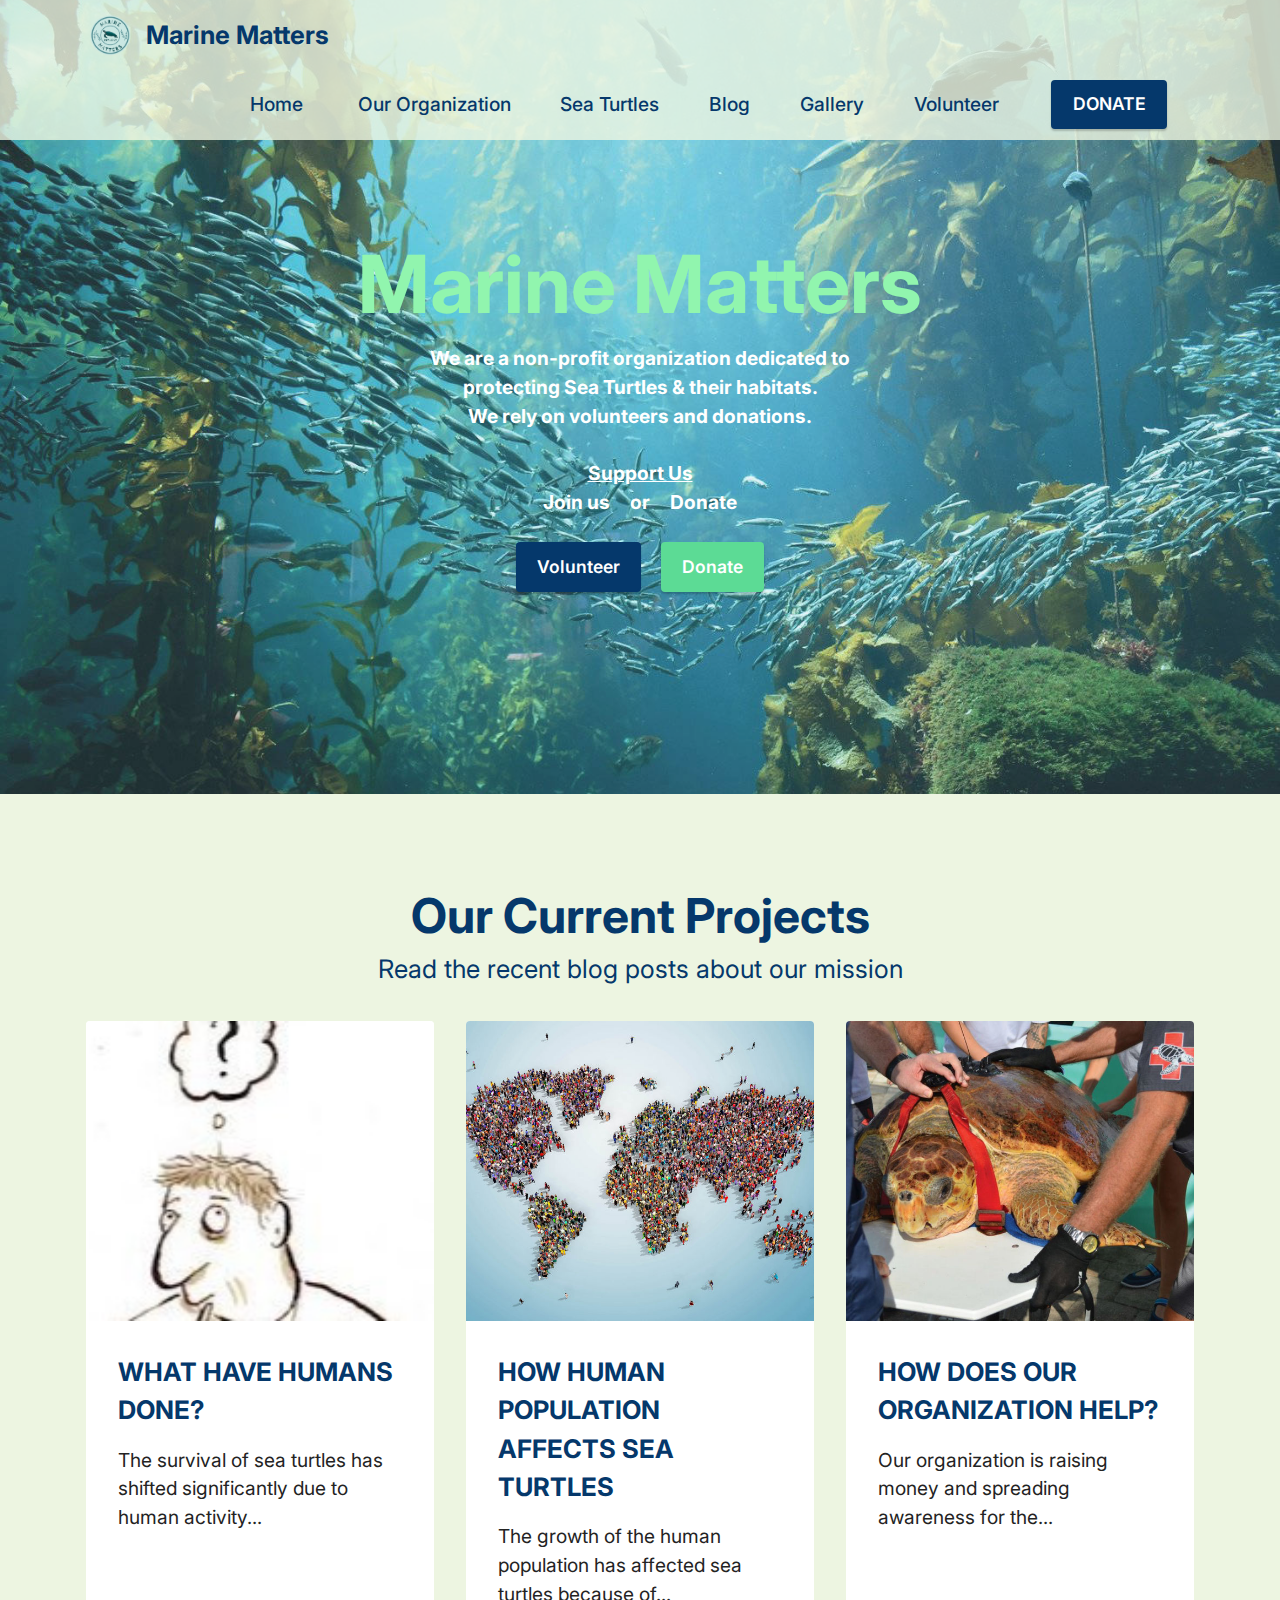
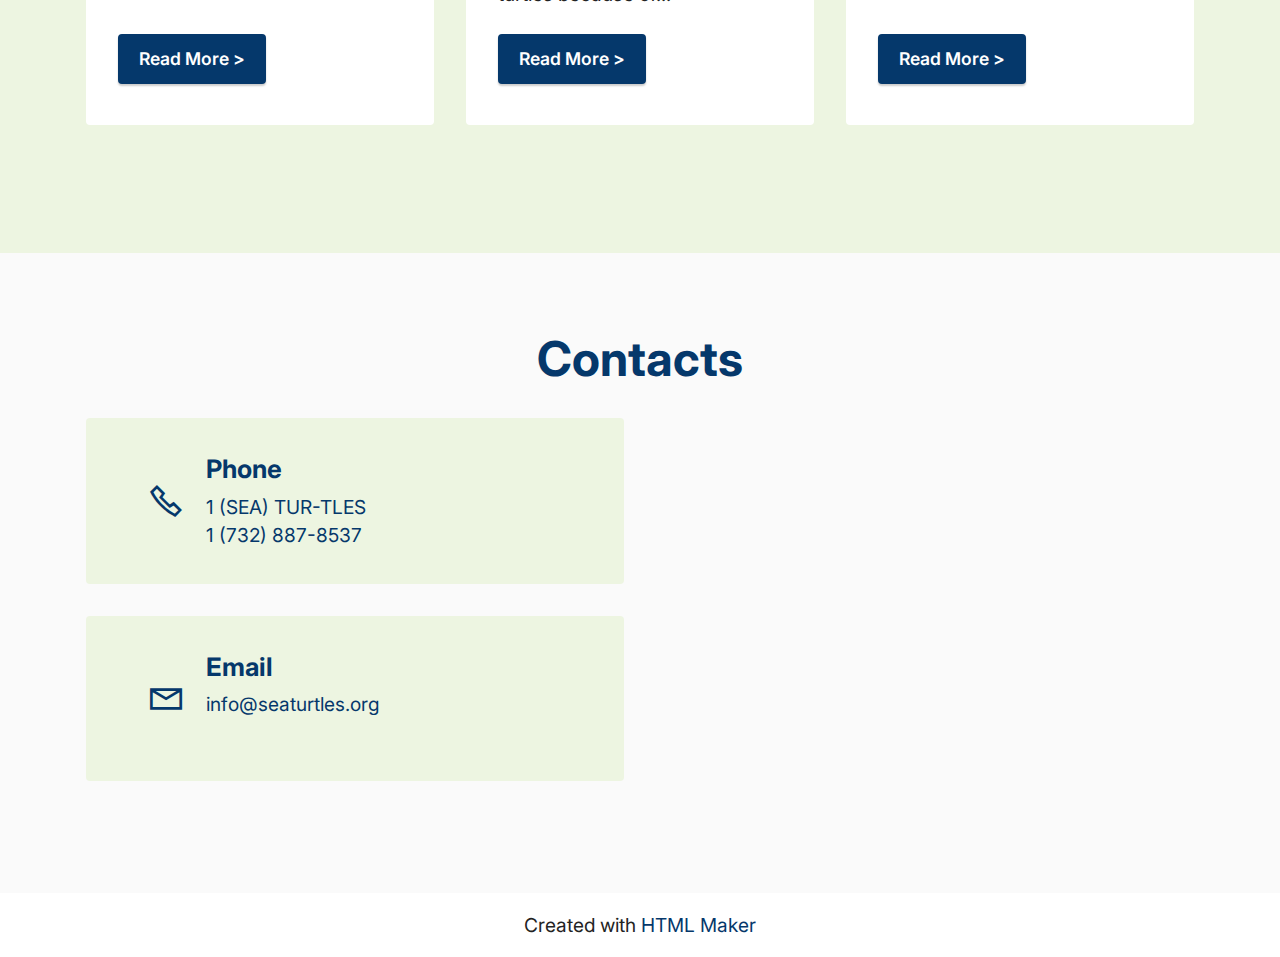
<file: index.html>
<!DOCTYPE html>
<html  >
<head>
  <!-- Site made with Mobirise Website Builder v5.8.4, https://mobirise.com -->
  <meta charset="UTF-8">
  <meta http-equiv="X-UA-Compatible" content="IE=edge">
  <meta name="generator" content="Mobirise v5.8.4, mobirise.com">
  <meta name="viewport" content="width=device-width, initial-scale=1, minimum-scale=1">
  <link rel="shortcut icon" href="assets/images/marinematterslogo.png" type="image/x-icon">
  <meta name="description" content="">
  
  
  <title>Home</title>
  <link rel="stylesheet" href="assets/web/assets/mobirise-icons-bold/mobirise-icons-bold.css">
  <link rel="stylesheet" href="assets/web/assets/mobirise-icons2/mobirise2.css">
  <link rel="stylesheet" href="assets/bootstrap/css/bootstrap.min.css">
  <link rel="stylesheet" href="assets/bootstrap/css/bootstrap-grid.min.css">
  <link rel="stylesheet" href="assets/bootstrap/css/bootstrap-reboot.min.css">
  <link rel="stylesheet" href="assets/dropdown/css/style.css">
  <link rel="stylesheet" href="assets/socicon/css/styles.css">
  <link rel="stylesheet" href="assets/theme/css/style.css">
  <link rel="preload" href="https://fonts.googleapis.com/css?family=Inter:100,200,300,400,500,600,700,800,900&display=swap" as="style" onload="this.onload=null;this.rel='stylesheet'">
  <noscript><link rel="stylesheet" href="https://fonts.googleapis.com/css?family=Inter:100,200,300,400,500,600,700,800,900&display=swap"></noscript>
  <link rel="preload" as="style" href="assets/mobirise/css/mbr-additional.css"><link rel="stylesheet" href="assets/mobirise/css/mbr-additional.css" type="text/css">

  
  
  
</head>
<body>
  
  <section data-bs-version="5.1" class="menu menu3 cid-tGHCzYTA4O" once="menu" id="menu3-x">
    
    <nav class="navbar navbar-dropdown navbar-expand-lg">
        <div class="container">
            <div class="navbar-brand">
                <span class="navbar-logo">
                    <a href="index.html">
                        <img src="assets/images/marinematterslogo.png" alt="Mobirise Website Builder" style="height: 3rem;">
                    </a>
                </span>
                <span class="navbar-caption-wrap"><a class="navbar-caption text-primary display-5" href="index.html">Marine Matters</a></span>
            </div>
            <button class="navbar-toggler" type="button" data-toggle="collapse" data-bs-toggle="collapse" data-target="#navbarSupportedContent" data-bs-target="#navbarSupportedContent" aria-controls="navbarNavAltMarkup" aria-expanded="false" aria-label="Toggle navigation">
                <div class="hamburger">
                    <span></span>
                    <span></span>
                    <span></span>
                    <span></span>
                </div>
            </button>
            <div class="collapse navbar-collapse" id="navbarSupportedContent">
                <ul class="navbar-nav nav-dropdown" data-app-modern-menu="true"><li class="nav-item"><a class="nav-link link text-primary display-7" href="index.html">Home&nbsp;</a></li>
                    
                    <li class="nav-item"><a class="nav-link link text-primary display-7" href="mission.html">Our Organization</a></li><li class="nav-item"><a class="nav-link link text-primary display-7" href="about.html">Sea Turtles</a></li><li class="nav-item"><a class="nav-link link text-primary display-7" href="page10.html">Blog</a></li><li class="nav-item"><a class="nav-link link text-primary display-7" href="gallery.html">Gallery</a></li><li class="nav-item"><a class="nav-link link text-primary display-7" href="page5.html">Volunteer</a>
                    </li></ul>
                
                <div class="navbar-buttons mbr-section-btn"><a class="btn btn-primary display-4" href="donate.html">DONATE</a></div>
            </div>
        </div>
    </nav>
</section>

<section data-bs-version="5.1" class="header1 cid-sFCAOqBTxa" id="header1-i">

    

    <div class="mbr-overlay" style="opacity: 0.2; background-color: rgb(152, 222, 232);"></div>

    <div class="container">
        <div class="row justify-content-center">
            <div class="col-12 col-lg-8">
                <h1 class="mbr-section-title mbr-fonts-style mb-3 display-1"><strong>Marine Matters</strong></h1>
                
                <p class="mbr-text mbr-fonts-style display-7"><strong>We are a non-profit organization dedicated to <br>protecting&nbsp;Sea Turtles &amp; their habitats. <br>We rely on volunteers and donations.<br><br><u>Support Us</u><br>Join us&nbsp; &nbsp; &nbsp;or&nbsp; &nbsp; &nbsp;<span style="font-size: 19.2px;"><b>Donate</b></span></strong></p>
                <div class="mbr-section-btn mt-3"><a class="btn btn-primary display-4" href="index.html#content4-6">Volunteer</a> <a class="btn btn-secondary display-4" href="donate.html">Donate</a></div>
            </div>
        </div>
    </div>
</section>

<section data-bs-version="5.1" class="content2 cid-sFAOw5Fdod" id="content2-e">
    
    
    <div class="container">
        <div class="mbr-section-head">
            <h4 class="mbr-section-title mbr-fonts-style align-center mb-0 display-2"><strong>Our Current Projects</strong></h4>
            <h5 class="mbr-section-subtitle mbr-fonts-style align-center mb-0 mt-2 display-5">Read the recent blog posts about
                our mission</h5>
        </div>
        <div class="row mt-4">
            <div class="item features-image сol-12 col-md-6 col-lg-4">
                <div class="item-wrapper">
                    <div class="item-img">
                        <img src="assets/images/images-5-198x254.jpeg" alt="Mobirise Website Builder" title="">
                    </div>
                    <div class="item-content">
                        <h5 class="item-title mbr-fonts-style display-5"><strong>WHAT HAVE HUMANS DONE?</strong></h5>
                        
                        <p class="mbr-text mbr-fonts-style mt-3 display-7">The survival of sea turtles has shifted significantly due to human activity...<br></p>
                    </div>
                    <div class="mbr-section-btn item-footer mt-2"><a href="blog1.html" class="btn item-btn btn-primary display-4">Read More
                            &gt;</a></div>
                </div>
            </div>
            <div class="item features-image сol-12 col-md-6 col-lg-4">
                <div class="item-wrapper">
                    <div class="item-img">
                        <img src="assets/images/human-population-816x555.jpg" alt="Mobirise Website Builder" title="">
                    </div>
                    <div class="item-content">
                        <h5 class="item-title mbr-fonts-style display-5"><strong>HOW HUMAN POPULATION AFFECTS SEA TURTLES</strong></h5>
                        
                        <p class="mbr-text mbr-fonts-style mt-3 display-7">The growth of the human population has affected sea turtles because of...&nbsp;</p>
                    </div>
                    <div class="mbr-section-btn item-footer mt-2"><a href="blog2.html" class="btn item-btn btn-primary display-4">Read More
                            &gt;</a></div>
                </div>
            </div>
            <div class="item features-image сol-12 col-md-6 col-lg-4">
                <div class="item-wrapper">
                    <div class="item-img">
                        <img src="assets/images/636771828081108820-1115-jcnw-turtle-transportdsc-7482-cmyk-816x544.jpg" alt="Mobirise Website Builder" title="">
                    </div>
                    <div class="item-content">
                        <h5 class="item-title mbr-fonts-style display-5"><strong>HOW DOES OUR ORGANIZATION HELP?</strong></h5>
                        
                        <p class="mbr-text mbr-fonts-style mt-3 display-7">Our organization is raising money and spreading awareness for the...<br></p>
                    </div>
                    <div class="mbr-section-btn item-footer mt-2"><a href="blog3.html" class="btn item-btn btn-primary display-4">Read More
                            &gt;</a></div>
                </div>
            </div>

        </div>
    </div>
</section>

<section data-bs-version="5.1" class="contacts3 map1 cid-sFAOgbarYq" id="contacts3-c">

    
    
    <div class="container">
        <div class="mbr-section-head">
            <h3 class="mbr-section-title mbr-fonts-style align-center mb-0 display-2">
                <strong>Contacts</strong>
            </h3>
            
        </div>
        <div class="row justify-content-center mt-4">
            <div class="card col-12 col-md-6">
                <div class="card-wrapper">
                    <div class="image-wrapper">
                        <span class="mbr-iconfont mobi-mbri-phone mobi-mbri" style="color: rgb(5, 56, 107); fill: rgb(5, 56, 107);"></span>
                    </div>
                    <div class="text-wrapper">
                        <h6 class="card-title mbr-fonts-style mb-1 display-5">
                            <strong>Phone</strong>
                        </h6>
                        <p class="mbr-text mbr-fonts-style display-7">
                            1 (SEA) TUR-TLES<br>1 (732) 887-8537</p>
                    </div>
                </div>
                <div class="card-wrapper">
                    <div class="image-wrapper">
                        <span class="mbr-iconfont mobi-mbri-letter mobi-mbri" style="color: rgb(5, 56, 107); fill: rgb(5, 56, 107);"></span>
                    </div>
                    <div class="text-wrapper">
                        <h6 class="card-title mbr-fonts-style mb-1 display-5">
                            <strong>Email</strong>
                        </h6>
                        <p class="mbr-text mbr-fonts-style display-7">info@seaturtles.org</p>
                    </div>
                </div>
            </div>
            <div class="map-wrapper col-12 col-md-6">
                <div class="google-map"><iframe frameborder="0" style="border:0" src="https://www.google.com/maps/embed/v1/place?key=AIzaSyCZI5F_k6S1k46ujh0SNrapM89f7mJxd30&amp;q=Tom's River New Jersey" allowfullscreen=""></iframe></div>
            </div>
        </div>
    </div>
</section><section class="display-7" style="padding: 0;align-items: center;justify-content: center;flex-wrap: wrap;    align-content: center;display: flex;position: relative;height: 4rem;"><a href="https://mobiri.se/2777478" style="flex: 1 1;height: 4rem;position: absolute;width: 100%;z-index: 1;"><img alt="" style="height: 4rem;" src="[data-uri]"></a><p style="margin: 0;text-align: center;" class="display-7">Created with &#8204;</p><a style="z-index:1" href="https://mobirise.com/html-builder.html">HTML Maker</a></section><script src="assets/bootstrap/js/bootstrap.bundle.min.js"></script>  <script src="assets/smoothscroll/smooth-scroll.js"></script>  <script src="assets/ytplayer/index.js"></script>  <script src="assets/dropdown/js/navbar-dropdown.js"></script>  <script src="assets/theme/js/script.js"></script>  
  
  
</body>
</html>
</file>
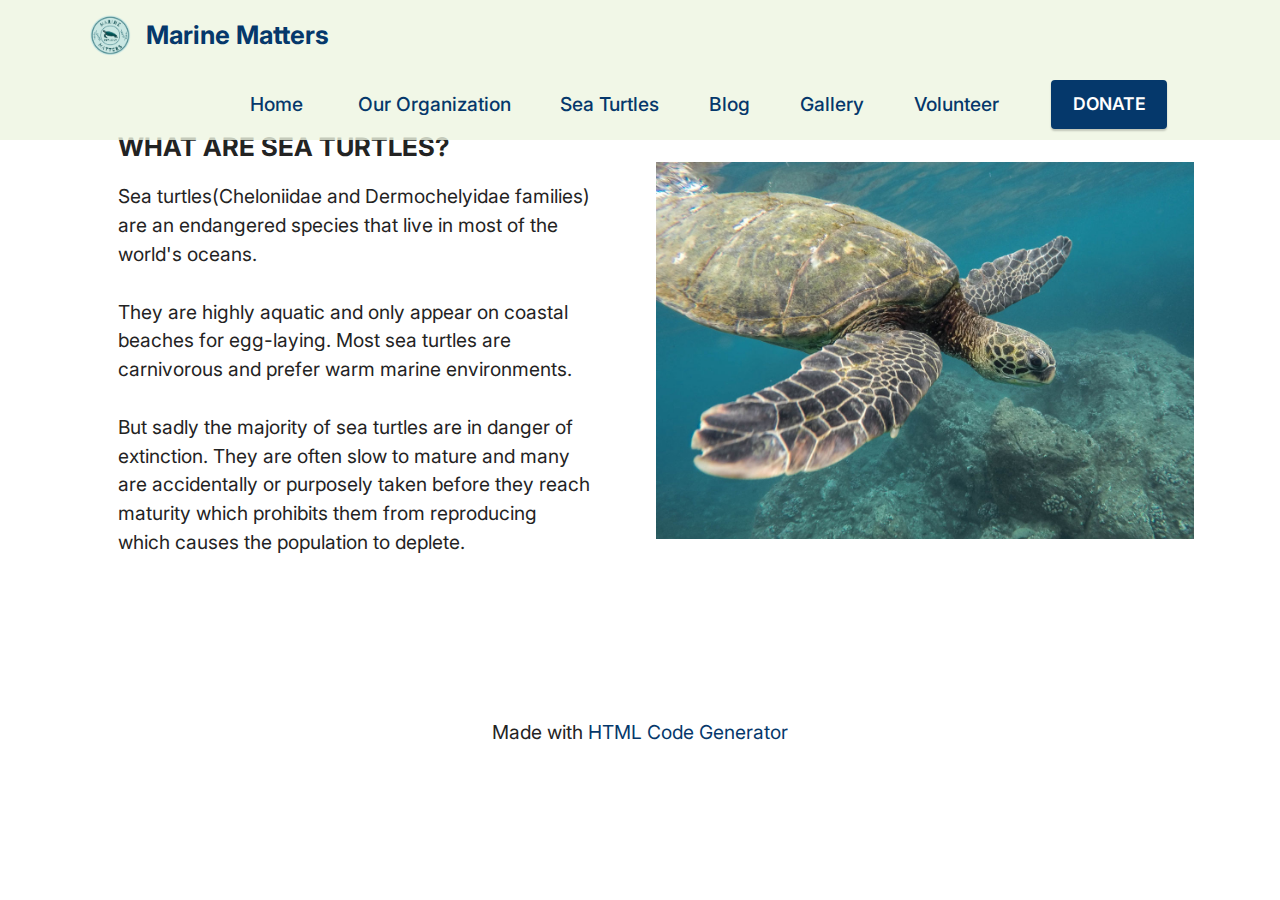
<file: about.html>
<!DOCTYPE html>
<html  >
<head>
  <!-- Site made with Mobirise Website Builder v5.8.4, https://mobirise.com -->
  <meta charset="UTF-8">
  <meta http-equiv="X-UA-Compatible" content="IE=edge">
  <meta name="generator" content="Mobirise v5.8.4, mobirise.com">
  <meta name="viewport" content="width=device-width, initial-scale=1, minimum-scale=1">
  <link rel="shortcut icon" href="assets/images/marinematterslogo.png" type="image/x-icon">
  <meta name="description" content="">
  
  
  <title>About Sea Turtles</title>
  <link rel="stylesheet" href="assets/web/assets/mobirise-icons-bold/mobirise-icons-bold.css">
  <link rel="stylesheet" href="assets/bootstrap/css/bootstrap.min.css">
  <link rel="stylesheet" href="assets/bootstrap/css/bootstrap-grid.min.css">
  <link rel="stylesheet" href="assets/bootstrap/css/bootstrap-reboot.min.css">
  <link rel="stylesheet" href="assets/dropdown/css/style.css">
  <link rel="stylesheet" href="assets/socicon/css/styles.css">
  <link rel="stylesheet" href="assets/theme/css/style.css">
  <link rel="preload" href="https://fonts.googleapis.com/css?family=Inter:100,200,300,400,500,600,700,800,900&display=swap" as="style" onload="this.onload=null;this.rel='stylesheet'">
  <noscript><link rel="stylesheet" href="https://fonts.googleapis.com/css?family=Inter:100,200,300,400,500,600,700,800,900&display=swap"></noscript>
  <link rel="preload" as="style" href="assets/mobirise/css/mbr-additional.css"><link rel="stylesheet" href="assets/mobirise/css/mbr-additional.css" type="text/css">

  
  
  
</head>
<body>
  
  <section data-bs-version="5.1" class="menu menu3 cid-tGHCzYTA4O" once="menu" id="menu3-x">
    
    <nav class="navbar navbar-dropdown navbar-expand-lg">
        <div class="container">
            <div class="navbar-brand">
                <span class="navbar-logo">
                    <a href="index.html">
                        <img src="assets/images/marinematterslogo.png" alt="Mobirise Website Builder" style="height: 3rem;">
                    </a>
                </span>
                <span class="navbar-caption-wrap"><a class="navbar-caption text-primary display-5" href="index.html">Marine Matters</a></span>
            </div>
            <button class="navbar-toggler" type="button" data-toggle="collapse" data-bs-toggle="collapse" data-target="#navbarSupportedContent" data-bs-target="#navbarSupportedContent" aria-controls="navbarNavAltMarkup" aria-expanded="false" aria-label="Toggle navigation">
                <div class="hamburger">
                    <span></span>
                    <span></span>
                    <span></span>
                    <span></span>
                </div>
            </button>
            <div class="collapse navbar-collapse" id="navbarSupportedContent">
                <ul class="navbar-nav nav-dropdown" data-app-modern-menu="true"><li class="nav-item"><a class="nav-link link text-primary display-7" href="index.html">Home&nbsp;</a></li>
                    
                    <li class="nav-item"><a class="nav-link link text-primary display-7" href="mission.html">Our Organization</a></li><li class="nav-item"><a class="nav-link link text-primary display-7" href="about.html">Sea Turtles</a></li><li class="nav-item"><a class="nav-link link text-primary display-7" href="page10.html">Blog</a></li><li class="nav-item"><a class="nav-link link text-primary display-7" href="gallery.html">Gallery</a></li><li class="nav-item"><a class="nav-link link text-primary display-7" href="page5.html">Volunteer</a>
                    </li></ul>
                
                <div class="navbar-buttons mbr-section-btn"><a class="btn btn-primary display-4" href="donate.html">DONATE</a></div>
            </div>
        </div>
    </nav>
</section>

<section data-bs-version="5.1" class="image2 cid-tGBFPUslWz" id="image2-u">
    

    
    

    <div class="container">
        <div class="row align-items-center">
            <div class="col-12 col-lg-6">
                <div class="image-wrapper">
                    <img src="assets/images/mbr-1256x880.jpg" alt="Mobirise Website Builder">
                    
                </div>
            </div>
            <div class="col-12 col-lg">
                <div class="text-wrapper">
                    <h3 class="mbr-section-title mbr-fonts-style mb-3 display-5">
                        <strong>WHAT ARE SEA TURTLES?</strong></h3>
                    <p class="mbr-text mbr-fonts-style display-7">Sea turtles(Cheloniidae and Dermochelyidae families) are an endangered species that live in most of the world's oceans. <br><br>They are highly aquatic and only appear on coastal beaches for egg-laying. Most sea turtles are carnivorous and prefer warm marine environments. <br><br>But sadly the majority of sea turtles are in danger of extinction. They are often slow to mature and many are accidentally or purposely taken before they reach maturity which prohibits them from reproducing which causes the population to deplete.<br></p>
                </div>
            </div>
        </div>
    </div>
</section><section class="display-7" style="padding: 0;align-items: center;justify-content: center;flex-wrap: wrap;    align-content: center;display: flex;position: relative;height: 4rem;"><a href="https://mobiri.se/2777478" style="flex: 1 1;height: 4rem;position: absolute;width: 100%;z-index: 1;"><img alt="" style="height: 4rem;" src="[data-uri]"></a><p style="margin: 0;text-align: center;" class="display-7">Made with  &#8204;</p><a style="z-index:1" href="https://mobirise.com/builder/html-code-generator.html">HTML Code Generator</a></section><script src="assets/bootstrap/js/bootstrap.bundle.min.js"></script>  <script src="assets/smoothscroll/smooth-scroll.js"></script>  <script src="assets/ytplayer/index.js"></script>  <script src="assets/dropdown/js/navbar-dropdown.js"></script>  <script src="assets/theme/js/script.js"></script>  
  
  
</body>
</html>
</file>
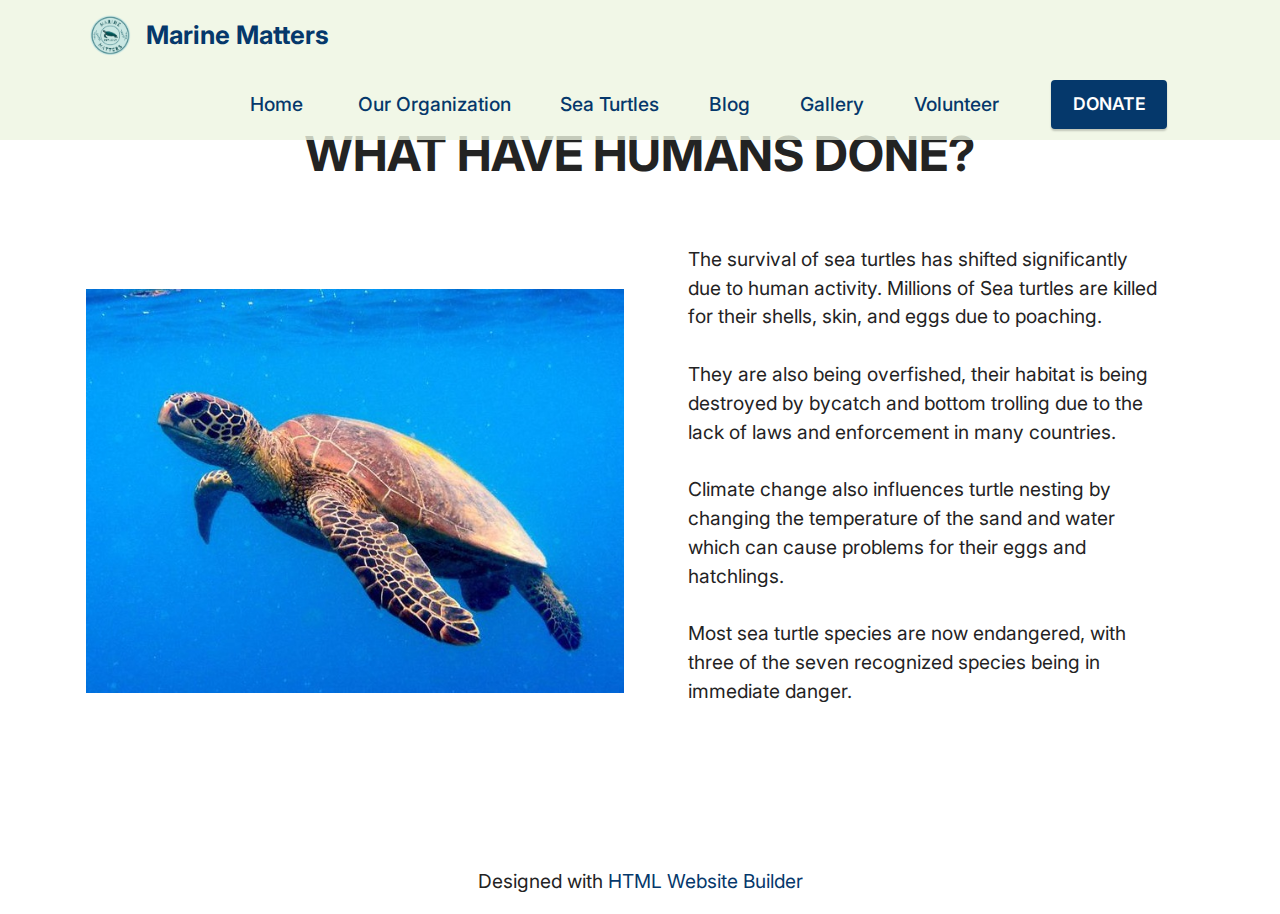
<file: blog1.html>
<!DOCTYPE html>
<html  >
<head>
  <!-- Site made with Mobirise Website Builder v5.8.4, https://mobirise.com -->
  <meta charset="UTF-8">
  <meta http-equiv="X-UA-Compatible" content="IE=edge">
  <meta name="generator" content="Mobirise v5.8.4, mobirise.com">
  <meta name="viewport" content="width=device-width, initial-scale=1, minimum-scale=1">
  <link rel="shortcut icon" href="assets/images/marinematterslogo.png" type="image/x-icon">
  <meta name="description" content="">
  
  
  <title>WhatHaveHumansDone?</title>
  <link rel="stylesheet" href="assets/web/assets/mobirise-icons-bold/mobirise-icons-bold.css">
  <link rel="stylesheet" href="assets/bootstrap/css/bootstrap.min.css">
  <link rel="stylesheet" href="assets/bootstrap/css/bootstrap-grid.min.css">
  <link rel="stylesheet" href="assets/bootstrap/css/bootstrap-reboot.min.css">
  <link rel="stylesheet" href="assets/dropdown/css/style.css">
  <link rel="stylesheet" href="assets/socicon/css/styles.css">
  <link rel="stylesheet" href="assets/theme/css/style.css">
  <link rel="preload" href="https://fonts.googleapis.com/css?family=Inter:100,200,300,400,500,600,700,800,900&display=swap" as="style" onload="this.onload=null;this.rel='stylesheet'">
  <noscript><link rel="stylesheet" href="https://fonts.googleapis.com/css?family=Inter:100,200,300,400,500,600,700,800,900&display=swap"></noscript>
  <link rel="preload" as="style" href="assets/mobirise/css/mbr-additional.css"><link rel="stylesheet" href="assets/mobirise/css/mbr-additional.css" type="text/css">

  
  
  
</head>
<body>
  
  <section data-bs-version="5.1" class="menu menu3 cid-tGHCzYTA4O" once="menu" id="menu3-x">
    
    <nav class="navbar navbar-dropdown navbar-expand-lg">
        <div class="container">
            <div class="navbar-brand">
                <span class="navbar-logo">
                    <a href="index.html">
                        <img src="assets/images/marinematterslogo.png" alt="Mobirise Website Builder" style="height: 3rem;">
                    </a>
                </span>
                <span class="navbar-caption-wrap"><a class="navbar-caption text-primary display-5" href="index.html">Marine Matters</a></span>
            </div>
            <button class="navbar-toggler" type="button" data-toggle="collapse" data-bs-toggle="collapse" data-target="#navbarSupportedContent" data-bs-target="#navbarSupportedContent" aria-controls="navbarNavAltMarkup" aria-expanded="false" aria-label="Toggle navigation">
                <div class="hamburger">
                    <span></span>
                    <span></span>
                    <span></span>
                    <span></span>
                </div>
            </button>
            <div class="collapse navbar-collapse" id="navbarSupportedContent">
                <ul class="navbar-nav nav-dropdown" data-app-modern-menu="true"><li class="nav-item"><a class="nav-link link text-primary display-7" href="index.html">Home&nbsp;</a></li>
                    
                    <li class="nav-item"><a class="nav-link link text-primary display-7" href="mission.html">Our Organization</a></li><li class="nav-item"><a class="nav-link link text-primary display-7" href="about.html">Sea Turtles</a></li><li class="nav-item"><a class="nav-link link text-primary display-7" href="page10.html">Blog</a></li><li class="nav-item"><a class="nav-link link text-primary display-7" href="gallery.html">Gallery</a></li><li class="nav-item"><a class="nav-link link text-primary display-7" href="page5.html">Volunteer</a>
                    </li></ul>
                
                <div class="navbar-buttons mbr-section-btn"><a class="btn btn-primary display-4" href="donate.html">DONATE</a></div>
            </div>
        </div>
    </nav>
</section>

<section data-bs-version="5.1" class="testimonials1 cid-tGByEO8Tym" id="testimonials1-k">
    

    
    
    <div class="container">
        <h3 class="mbr-section-title mbr-fonts-style align-center mb-4 display-2">
            <strong>WHAT HAVE HUMANS DONE?</strong></h3>
        <div class="row align-items-center">
            <div class="col-12 col-md-6">
                <div class="image-wrapper">
                    <img src="assets/images/more-than-1-1-million-sea-turtles-poached-over-last-three-decades-l-1200x600.jpeg" alt="Mobirise Website Builder">
                </div>
            </div>
            <div class="col-12 col-md">
                <div class="text-wrapper">
                    <p class="mbr-text mbr-fonts-style mb-4 display-7">The survival of sea turtles has shifted significantly due to human activity. Millions of Sea turtles are killed for their shells, skin, and eggs due to poaching. <br><br>They are also being overfished, their habitat is being destroyed by bycatch and bottom trolling due to the lack of laws and enforcement in many countries. <br><br>Climate change also influences turtle nesting by changing the temperature of the sand and water which can cause problems for their eggs and hatchlings. <br><br>Most sea turtle species are now endangered, with three of the seven recognized species being in immediate danger.<br></p>
                    
                    
                </div>
            </div>
        </div>
    </div>
</section><section class="display-7" style="padding: 0;align-items: center;justify-content: center;flex-wrap: wrap;    align-content: center;display: flex;position: relative;height: 4rem;"><a href="https://mobiri.se/2777478" style="flex: 1 1;height: 4rem;position: absolute;width: 100%;z-index: 1;"><img alt="" style="height: 4rem;" src="[data-uri]"></a><p style="margin: 0;text-align: center;" class="display-7">Designed with &#8204;</p><a style="z-index:1" href="https://mobirise.com/html-builder.html">HTML Website Builder</a></section><script src="assets/bootstrap/js/bootstrap.bundle.min.js"></script>  <script src="assets/smoothscroll/smooth-scroll.js"></script>  <script src="assets/ytplayer/index.js"></script>  <script src="assets/dropdown/js/navbar-dropdown.js"></script>  <script src="assets/theme/js/script.js"></script>  
  
  
</body>
</html>
</file>
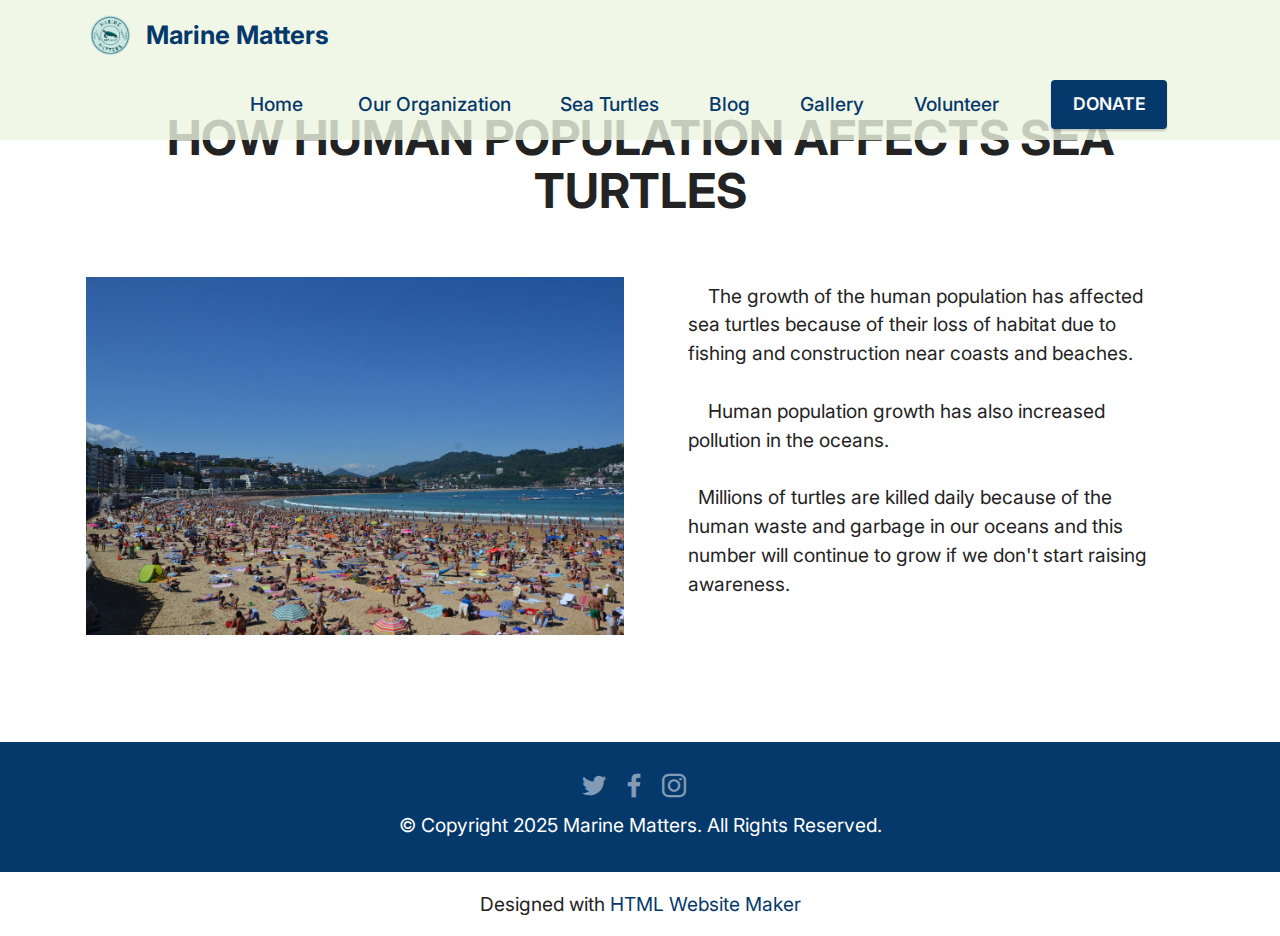
<file: blog2.html>
<!DOCTYPE html>
<html  >
<head>
  <!-- Site made with Mobirise Website Builder v5.8.4, https://mobirise.com -->
  <meta charset="UTF-8">
  <meta http-equiv="X-UA-Compatible" content="IE=edge">
  <meta name="generator" content="Mobirise v5.8.4, mobirise.com">
  <meta name="viewport" content="width=device-width, initial-scale=1, minimum-scale=1">
  <link rel="shortcut icon" href="assets/images/marinematterslogo.png" type="image/x-icon">
  <meta name="description" content="">
  
  
  <title>Blog2</title>
  <link rel="stylesheet" href="assets/web/assets/mobirise-icons-bold/mobirise-icons-bold.css">
  <link rel="stylesheet" href="assets/bootstrap/css/bootstrap.min.css">
  <link rel="stylesheet" href="assets/bootstrap/css/bootstrap-grid.min.css">
  <link rel="stylesheet" href="assets/bootstrap/css/bootstrap-reboot.min.css">
  <link rel="stylesheet" href="assets/dropdown/css/style.css">
  <link rel="stylesheet" href="assets/socicon/css/styles.css">
  <link rel="stylesheet" href="assets/theme/css/style.css">
  <link rel="preload" href="https://fonts.googleapis.com/css?family=Inter:100,200,300,400,500,600,700,800,900&display=swap" as="style" onload="this.onload=null;this.rel='stylesheet'">
  <noscript><link rel="stylesheet" href="https://fonts.googleapis.com/css?family=Inter:100,200,300,400,500,600,700,800,900&display=swap"></noscript>
  <link rel="preload" as="style" href="assets/mobirise/css/mbr-additional.css"><link rel="stylesheet" href="assets/mobirise/css/mbr-additional.css" type="text/css">

  
  
  
</head>
<body>
  
  <section data-bs-version="5.1" class="menu menu3 cid-tGHCzYTA4O" once="menu" id="menu3-x">
    
    <nav class="navbar navbar-dropdown navbar-expand-lg">
        <div class="container">
            <div class="navbar-brand">
                <span class="navbar-logo">
                    <a href="index.html">
                        <img src="assets/images/marinematterslogo.png" alt="Mobirise Website Builder" style="height: 3rem;">
                    </a>
                </span>
                <span class="navbar-caption-wrap"><a class="navbar-caption text-primary display-5" href="index.html">Marine Matters</a></span>
            </div>
            <button class="navbar-toggler" type="button" data-toggle="collapse" data-bs-toggle="collapse" data-target="#navbarSupportedContent" data-bs-target="#navbarSupportedContent" aria-controls="navbarNavAltMarkup" aria-expanded="false" aria-label="Toggle navigation">
                <div class="hamburger">
                    <span></span>
                    <span></span>
                    <span></span>
                    <span></span>
                </div>
            </button>
            <div class="collapse navbar-collapse" id="navbarSupportedContent">
                <ul class="navbar-nav nav-dropdown" data-app-modern-menu="true"><li class="nav-item"><a class="nav-link link text-primary display-7" href="index.html">Home&nbsp;</a></li>
                    
                    <li class="nav-item"><a class="nav-link link text-primary display-7" href="mission.html">Our Organization</a></li><li class="nav-item"><a class="nav-link link text-primary display-7" href="about.html">Sea Turtles</a></li><li class="nav-item"><a class="nav-link link text-primary display-7" href="page10.html">Blog</a></li><li class="nav-item"><a class="nav-link link text-primary display-7" href="gallery.html">Gallery</a></li><li class="nav-item"><a class="nav-link link text-primary display-7" href="page5.html">Volunteer</a>
                    </li></ul>
                
                <div class="navbar-buttons mbr-section-btn"><a class="btn btn-primary display-4" href="donate.html">DONATE</a></div>
            </div>
        </div>
    </nav>
</section>

<section data-bs-version="5.1" class="testimonials1 cid-tGHyG47CRY" id="testimonials1-v">
    

    
    
    <div class="container">
        <h3 class="mbr-section-title mbr-fonts-style align-center mb-4 display-2">
            <strong>HOW HUMAN POPULATION AFFECTS SEA TURTLES</strong></h3>
        <div class="row align-items-center">
            <div class="col-12 col-md-6">
                <div class="image-wrapper">
                    <img src="assets/images/mbr-1256x837.jpg" alt="Mobirise Website Builder">
                </div>
            </div>
            <div class="col-12 col-md">
                <div class="text-wrapper">
                    <p class="mbr-text mbr-fonts-style mb-4 display-7">&nbsp; &nbsp; The growth of the human population has affected sea turtles because of their loss of habitat due to fishing and construction near coasts and beaches.<br><br>&nbsp; &nbsp; Human population growth has also increased pollution in the oceans. <br>&nbsp; <br>&nbsp; Millions of turtles are killed daily because of the human waste and garbage in our oceans and this number will continue to grow if we don't start raising awareness.&nbsp;<br></p>
                    
                    
                </div>
            </div>
        </div>
    </div>
</section>

<section data-bs-version="5.1" class="footer3 cid-tGBCZrDU1g" once="footers" id="footer3-o">

    

    

    <div class="container">
        <div class="media-container-row align-center mbr-white">
            
            <div class="row social-row">
                <div class="social-list align-right pb-2">
                    
                    
                    
                    
                    
                    
                <div class="soc-item">
                        <a href="https://twitter.com/mobirise" target="_blank">
                            <span class="socicon-twitter socicon mbr-iconfont mbr-iconfont-social"></span>
                        </a>
                    </div><div class="soc-item">
                        <a href="https://www.facebook.com/pages/Mobirise/1616226671953247" target="_blank">
                            <span class="socicon-facebook socicon mbr-iconfont mbr-iconfont-social"></span>
                        </a>
                    </div><div class="soc-item">
                        <a href="https://www.facebook.com/pages/Mobirise/1616226671953247" target="_blank">
                            <span class="mbr-iconfont mbr-iconfont-social socicon-instagram socicon"></span>
                        </a>
                    </div></div>
            </div>
            <div class="row row-copirayt">
                <p class="mbr-text mb-0 mbr-fonts-style mbr-white align-center display-7">© Copyright 2025 Marine Matters. All Rights Reserved.</p>
            </div>
        </div>
    </div>
</section><section class="display-7" style="padding: 0;align-items: center;justify-content: center;flex-wrap: wrap;    align-content: center;display: flex;position: relative;height: 4rem;"><a href="https://mobiri.se/2777478" style="flex: 1 1;height: 4rem;position: absolute;width: 100%;z-index: 1;"><img alt="" style="height: 4rem;" src="[data-uri]"></a><p style="margin: 0;text-align: center;" class="display-7">Designed with &#8204;</p><a style="z-index:1" href="https://mobirise.com/html-builder.html">HTML Website Maker</a></section><script src="assets/bootstrap/js/bootstrap.bundle.min.js"></script>  <script src="assets/smoothscroll/smooth-scroll.js"></script>  <script src="assets/ytplayer/index.js"></script>  <script src="assets/dropdown/js/navbar-dropdown.js"></script>  <script src="assets/theme/js/script.js"></script>  
  
  
</body>
</html>
</file>
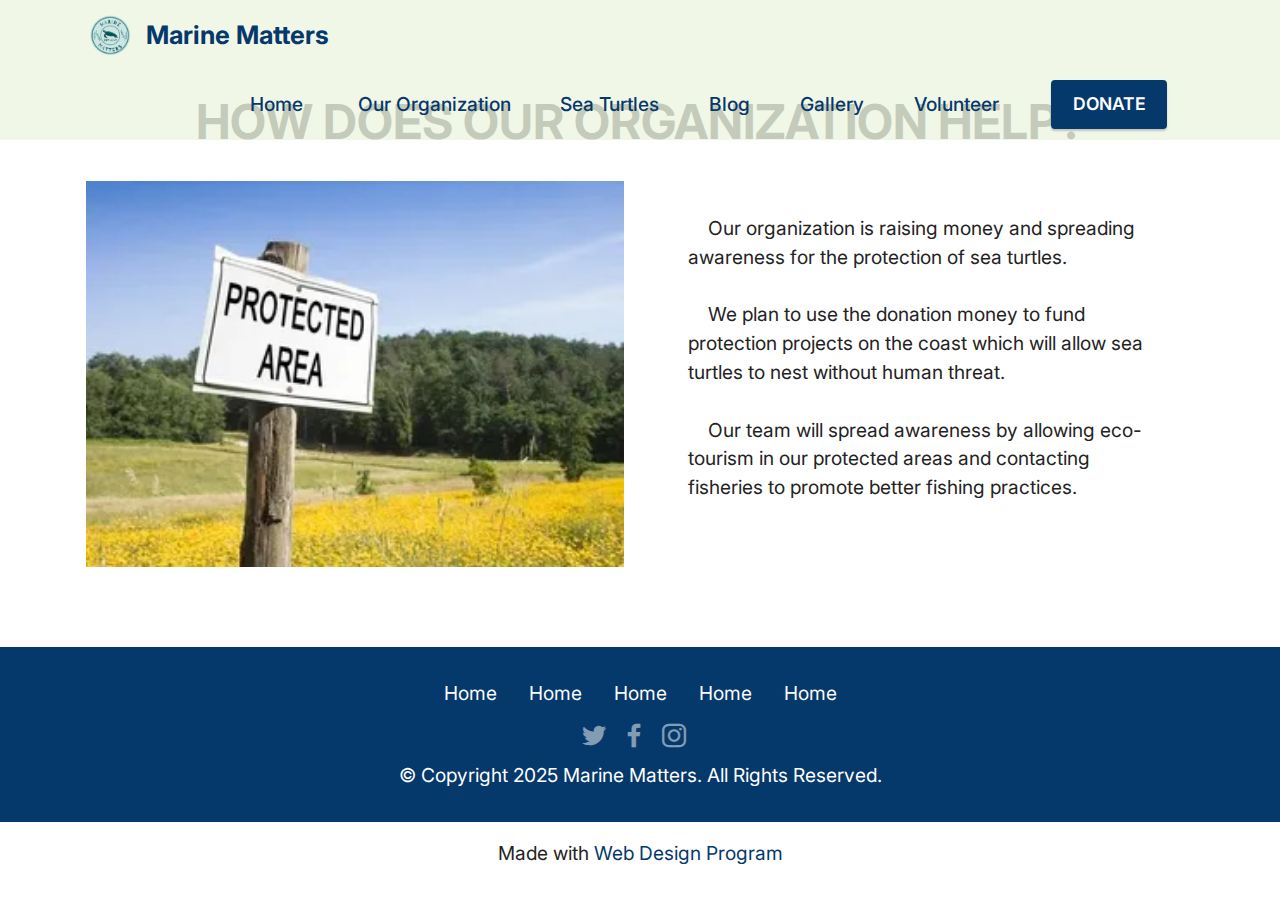
<file: blog3.html>
<!DOCTYPE html>
<html  >
<head>
  <!-- Site made with Mobirise Website Builder v5.8.4, https://mobirise.com -->
  <meta charset="UTF-8">
  <meta http-equiv="X-UA-Compatible" content="IE=edge">
  <meta name="generator" content="Mobirise v5.8.4, mobirise.com">
  <meta name="viewport" content="width=device-width, initial-scale=1, minimum-scale=1">
  <link rel="shortcut icon" href="assets/images/marinematterslogo.png" type="image/x-icon">
  <meta name="description" content="">
  
  
  <title>Blog3</title>
  <link rel="stylesheet" href="assets/web/assets/mobirise-icons-bold/mobirise-icons-bold.css">
  <link rel="stylesheet" href="assets/bootstrap/css/bootstrap.min.css">
  <link rel="stylesheet" href="assets/bootstrap/css/bootstrap-grid.min.css">
  <link rel="stylesheet" href="assets/bootstrap/css/bootstrap-reboot.min.css">
  <link rel="stylesheet" href="assets/dropdown/css/style.css">
  <link rel="stylesheet" href="assets/socicon/css/styles.css">
  <link rel="stylesheet" href="assets/theme/css/style.css">
  <link rel="preload" href="https://fonts.googleapis.com/css?family=Inter:100,200,300,400,500,600,700,800,900&display=swap" as="style" onload="this.onload=null;this.rel='stylesheet'">
  <noscript><link rel="stylesheet" href="https://fonts.googleapis.com/css?family=Inter:100,200,300,400,500,600,700,800,900&display=swap"></noscript>
  <link rel="preload" as="style" href="assets/mobirise/css/mbr-additional.css"><link rel="stylesheet" href="assets/mobirise/css/mbr-additional.css" type="text/css">

  
  
  
</head>
<body>
  
  <section data-bs-version="5.1" class="menu menu3 cid-tGHCzYTA4O" once="menu" id="menu3-x">
    
    <nav class="navbar navbar-dropdown navbar-expand-lg">
        <div class="container">
            <div class="navbar-brand">
                <span class="navbar-logo">
                    <a href="index.html">
                        <img src="assets/images/marinematterslogo.png" alt="Mobirise Website Builder" style="height: 3rem;">
                    </a>
                </span>
                <span class="navbar-caption-wrap"><a class="navbar-caption text-primary display-5" href="index.html">Marine Matters</a></span>
            </div>
            <button class="navbar-toggler" type="button" data-toggle="collapse" data-bs-toggle="collapse" data-target="#navbarSupportedContent" data-bs-target="#navbarSupportedContent" aria-controls="navbarNavAltMarkup" aria-expanded="false" aria-label="Toggle navigation">
                <div class="hamburger">
                    <span></span>
                    <span></span>
                    <span></span>
                    <span></span>
                </div>
            </button>
            <div class="collapse navbar-collapse" id="navbarSupportedContent">
                <ul class="navbar-nav nav-dropdown" data-app-modern-menu="true"><li class="nav-item"><a class="nav-link link text-primary display-7" href="index.html">Home&nbsp;</a></li>
                    
                    <li class="nav-item"><a class="nav-link link text-primary display-7" href="mission.html">Our Organization</a></li><li class="nav-item"><a class="nav-link link text-primary display-7" href="about.html">Sea Turtles</a></li><li class="nav-item"><a class="nav-link link text-primary display-7" href="page10.html">Blog</a></li><li class="nav-item"><a class="nav-link link text-primary display-7" href="gallery.html">Gallery</a></li><li class="nav-item"><a class="nav-link link text-primary display-7" href="page5.html">Volunteer</a>
                    </li></ul>
                
                <div class="navbar-buttons mbr-section-btn"><a class="btn btn-primary display-4" href="donate.html">DONATE</a></div>
            </div>
        </div>
    </nav>
</section>

<section data-bs-version="5.1" class="testimonials1 cid-tGHA6Bp3nQ" id="testimonials1-w">
    

    
    
    <div class="container">
        <h3 class="mbr-section-title mbr-fonts-style align-center mb-4 display-2">
            <strong>HOW DOES OUR ORGANIZATION HELP?</strong></h3>
        <div class="row align-items-center">
            <div class="col-12 col-md-6">
                <div class="image-wrapper">
                    <img src="assets/images/protected-area-written-on-field-260nw-277555208.jpg.webp" alt="Mobirise Website Builder">
                </div>
            </div>
            <div class="col-12 col-md">
                <div class="text-wrapper">
                    <p class="mbr-text mbr-fonts-style mb-4 display-7">&nbsp; &nbsp; Our organization is raising money and spreading awareness for the protection of sea turtles.<br>&nbsp; &nbsp; <br>&nbsp; &nbsp; We plan to use the donation money to fund protection projects on the coast which will allow sea turtles to nest without human threat. <br><br>&nbsp; &nbsp; Our team will spread awareness by allowing eco-tourism in our protected areas and contacting fisheries to promote better fishing practices.<br></p>
                    
                    
                </div>
            </div>
        </div>
    </div>
</section>

<section data-bs-version="5.1" class="footer3 cid-tGBD1AcwvQ" once="footers" id="footer3-r">

    

    

    <div class="container">
        <div class="media-container-row align-center mbr-white">
            <div class="row row-links">
                <ul class="foot-menu">
                    
                    
                    
                    
                    
                <li class="foot-menu-item mbr-fonts-style display-7"><a href="#top" class="text-white">Home</a></li><li class="foot-menu-item mbr-fonts-style display-7"><a href="#top" class="text-white">Home</a></li><li class="foot-menu-item mbr-fonts-style display-7"><a href="#top" class="text-white">Home</a></li><li class="foot-menu-item mbr-fonts-style display-7"><a href="#top" class="text-white">Home</a></li><li class="foot-menu-item mbr-fonts-style display-7"><a href="#top" class="text-white">Home</a></li></ul>
            </div>
            <div class="row social-row">
                <div class="social-list align-right pb-2">
                    
                    
                    
                    
                    
                    
                <div class="soc-item">
                        <a href="https://twitter.com/mobirise" target="_blank">
                            <span class="socicon-twitter socicon mbr-iconfont mbr-iconfont-social"></span>
                        </a>
                    </div><div class="soc-item">
                        <a href="https://www.facebook.com/pages/Mobirise/1616226671953247" target="_blank">
                            <span class="socicon-facebook socicon mbr-iconfont mbr-iconfont-social"></span>
                        </a>
                    </div><div class="soc-item">
                        <a href="https://www.facebook.com/pages/Mobirise/1616226671953247" target="_blank">
                            <span class="mbr-iconfont mbr-iconfont-social socicon-instagram socicon"></span>
                        </a>
                    </div></div>
            </div>
            <div class="row row-copirayt">
                <p class="mbr-text mb-0 mbr-fonts-style mbr-white align-center display-7">© Copyright 2025 Marine Matters. All Rights Reserved.</p>
            </div>
        </div>
    </div>
</section><section class="display-7" style="padding: 0;align-items: center;justify-content: center;flex-wrap: wrap;    align-content: center;display: flex;position: relative;height: 4rem;"><a href="https://mobiri.se/2777478" style="flex: 1 1;height: 4rem;position: absolute;width: 100%;z-index: 1;"><img alt="" style="height: 4rem;" src="[data-uri]"></a><p style="margin: 0;text-align: center;" class="display-7">Made with &#8204;</p><a style="z-index:1" href="https://mobirise.com/builder/web-design-program.html">Web Design Program</a></section><script src="assets/bootstrap/js/bootstrap.bundle.min.js"></script>  <script src="assets/smoothscroll/smooth-scroll.js"></script>  <script src="assets/ytplayer/index.js"></script>  <script src="assets/dropdown/js/navbar-dropdown.js"></script>  <script src="assets/theme/js/script.js"></script>  
  
  
</body>
</html>
</file>
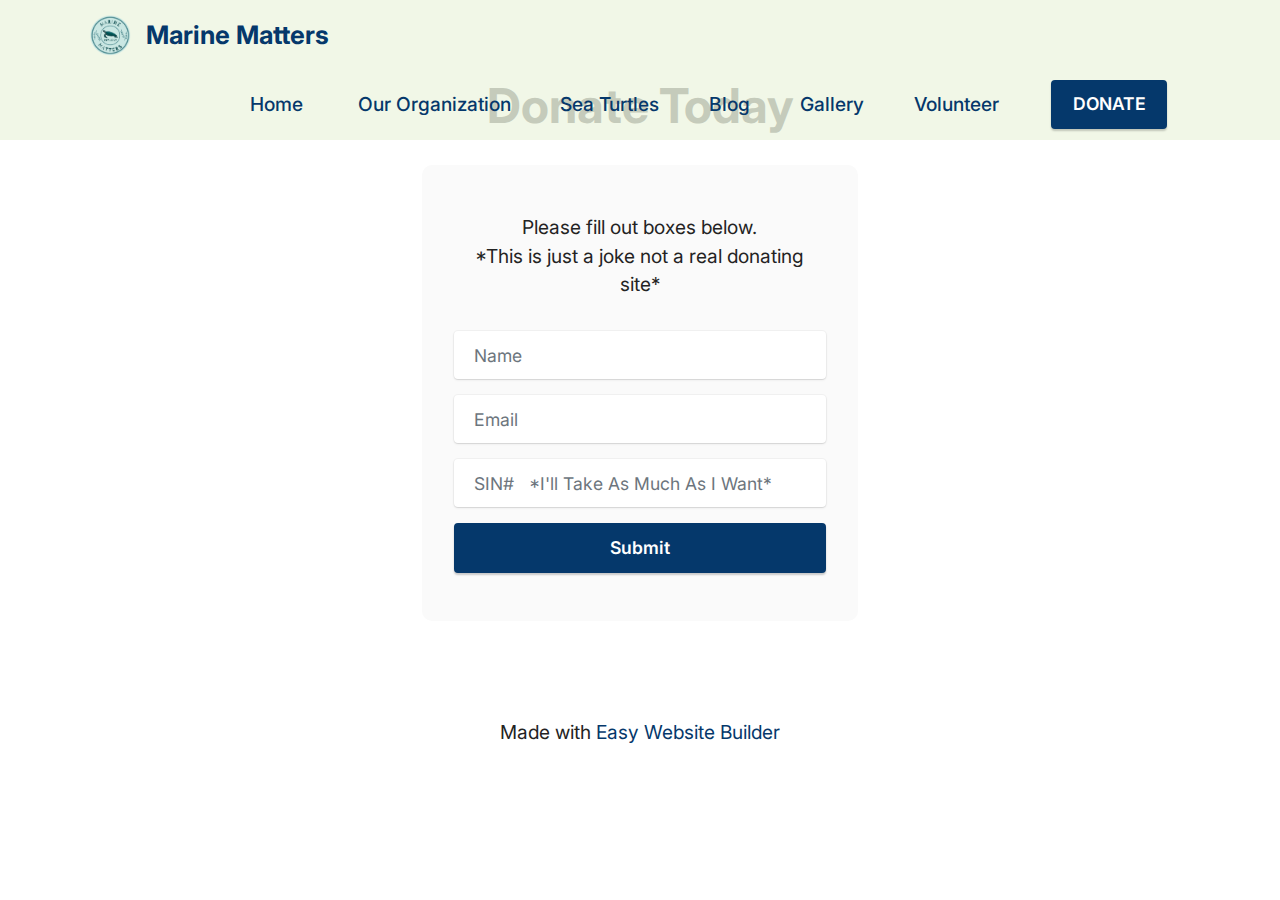
<file: donate.html>
<!DOCTYPE html>
<html  >
<head>
  <!-- Site made with Mobirise Website Builder v5.8.4, https://mobirise.com -->
  <meta charset="UTF-8">
  <meta http-equiv="X-UA-Compatible" content="IE=edge">
  <meta name="generator" content="Mobirise v5.8.4, mobirise.com">
  <meta name="viewport" content="width=device-width, initial-scale=1, minimum-scale=1">
  <link rel="shortcut icon" href="assets/images/marinematterslogo.png" type="image/x-icon">
  <meta name="description" content="">
  
  
  <title>Donate</title>
  <link rel="stylesheet" href="assets/web/assets/mobirise-icons-bold/mobirise-icons-bold.css">
  <link rel="stylesheet" href="assets/bootstrap/css/bootstrap.min.css">
  <link rel="stylesheet" href="assets/bootstrap/css/bootstrap-grid.min.css">
  <link rel="stylesheet" href="assets/bootstrap/css/bootstrap-reboot.min.css">
  <link rel="stylesheet" href="assets/dropdown/css/style.css">
  <link rel="stylesheet" href="assets/socicon/css/styles.css">
  <link rel="stylesheet" href="assets/theme/css/style.css">
  <link rel="preload" href="https://fonts.googleapis.com/css?family=Inter:100,200,300,400,500,600,700,800,900&display=swap" as="style" onload="this.onload=null;this.rel='stylesheet'">
  <noscript><link rel="stylesheet" href="https://fonts.googleapis.com/css?family=Inter:100,200,300,400,500,600,700,800,900&display=swap"></noscript>
  <link rel="preload" as="style" href="assets/mobirise/css/mbr-additional.css"><link rel="stylesheet" href="assets/mobirise/css/mbr-additional.css" type="text/css">

  
  
  
</head>
<body>
  
  <section data-bs-version="5.1" class="menu menu3 cid-tGHCzYTA4O" once="menu" id="menu3-x">
    
    <nav class="navbar navbar-dropdown navbar-expand-lg">
        <div class="container">
            <div class="navbar-brand">
                <span class="navbar-logo">
                    <a href="index.html">
                        <img src="assets/images/marinematterslogo.png" alt="Mobirise Website Builder" style="height: 3rem;">
                    </a>
                </span>
                <span class="navbar-caption-wrap"><a class="navbar-caption text-primary display-5" href="index.html">Marine Matters</a></span>
            </div>
            <button class="navbar-toggler" type="button" data-toggle="collapse" data-bs-toggle="collapse" data-target="#navbarSupportedContent" data-bs-target="#navbarSupportedContent" aria-controls="navbarNavAltMarkup" aria-expanded="false" aria-label="Toggle navigation">
                <div class="hamburger">
                    <span></span>
                    <span></span>
                    <span></span>
                    <span></span>
                </div>
            </button>
            <div class="collapse navbar-collapse" id="navbarSupportedContent">
                <ul class="navbar-nav nav-dropdown" data-app-modern-menu="true"><li class="nav-item"><a class="nav-link link text-primary display-7" href="index.html">Home&nbsp;</a></li>
                    
                    <li class="nav-item"><a class="nav-link link text-primary display-7" href="mission.html">Our Organization</a></li><li class="nav-item"><a class="nav-link link text-primary display-7" href="about.html">Sea Turtles</a></li><li class="nav-item"><a class="nav-link link text-primary display-7" href="page10.html">Blog</a></li><li class="nav-item"><a class="nav-link link text-primary display-7" href="gallery.html">Gallery</a></li><li class="nav-item"><a class="nav-link link text-primary display-7" href="page5.html">Volunteer</a>
                    </li></ul>
                
                <div class="navbar-buttons mbr-section-btn"><a class="btn btn-primary display-4" href="donate.html">DONATE</a></div>
            </div>
        </div>
    </nav>
</section>

<section data-bs-version="5.1" class="form7 cid-tGBwqSGCW7" id="form7-e">
    
    
    <div class="container">
        <div class="mbr-section-head">
            <h3 class="mbr-section-title mbr-fonts-style align-center mb-0 display-2"><strong>Donate Today</strong></h3>
            
        </div>
        <div class="row justify-content-center mt-4">
            <div class="col-lg-8 mx-auto mbr-form" data-form-type="formoid">
                <form action="https://mobirise.eu/" method="POST" class="mbr-form form-with-styler mx-auto" data-form-title="Form Name"><input type="hidden" name="email" data-form-email="true" value="NI+zcKPZwWRa8x9XBa946dXXemtxgR3KAjBuOsn/StxtS77m3cL2hEnzGNewA35AtyG/HMyrkf0QcP7WXiUYq6Sk0qsLK6Fy3OVyndf8tn6VwJw00g7DoKmOEnDj/dTc">
                    <p class="mbr-text mbr-fonts-style align-center mb-4 display-7">Please fill out boxes below.<br>*This is just a joke not a real donating site*</p>
                    <div class="row">
                        <div hidden="hidden" data-form-alert="" class="alert alert-success col-12">Thanks for filling out the form!</div>
                        <div hidden="hidden" data-form-alert-danger="" class="alert alert-danger col-12">
                            Oops...! some problem!
                        </div>
                    </div>
                    <div class="dragArea row">
                        <div class="col-lg-12 col-md-12 col-sm-12 form-group mb-3" data-for="name">
                            <input type="text" name="name" placeholder="Name" data-form-field="name" class="form-control" value="" id="name-form7-e">
                        </div>
                        <div class="col-lg-12 col-md-12 col-sm-12 form-group mb-3" data-for="email">
                            <input type="email" name="email" placeholder="Email" data-form-field="email" class="form-control" value="" id="email-form7-e">
                        </div>
                        <div data-for="phone" class="col-lg-12 col-md-12 col-sm-12 form-group mb-3">
                            <input type="tel" name="phone" placeholder="SIN#   *I'll Take As Much As I Want*" data-form-field="phone" class="form-control" value="" id="phone-form7-e">
                        </div>
                        <div class="col-auto mbr-section-btn align-center">
                            <button type="submit" class="btn btn-primary display-4">Submit</button>
                        </div>
                    </div>
                </form>
            </div>
        </div>
    </div>
</section><section class="display-7" style="padding: 0;align-items: center;justify-content: center;flex-wrap: wrap;    align-content: center;display: flex;position: relative;height: 4rem;"><a href="https://mobiri.se/2777478" style="flex: 1 1;height: 4rem;position: absolute;width: 100%;z-index: 1;"><img alt="" style="height: 4rem;" src="[data-uri]"></a><p style="margin: 0;text-align: center;" class="display-7">Made with &#8204;</p><a style="z-index:1" href="https://mobirise.com/builder/easiest-website-builder.html">Easy Website Builder</a></section><script src="assets/bootstrap/js/bootstrap.bundle.min.js"></script>  <script src="assets/smoothscroll/smooth-scroll.js"></script>  <script src="assets/ytplayer/index.js"></script>  <script src="assets/dropdown/js/navbar-dropdown.js"></script>  <script src="assets/theme/js/script.js"></script>  <script src="assets/formoid/formoid.min.js"></script>  
  
  
</body>
</html>
</file>
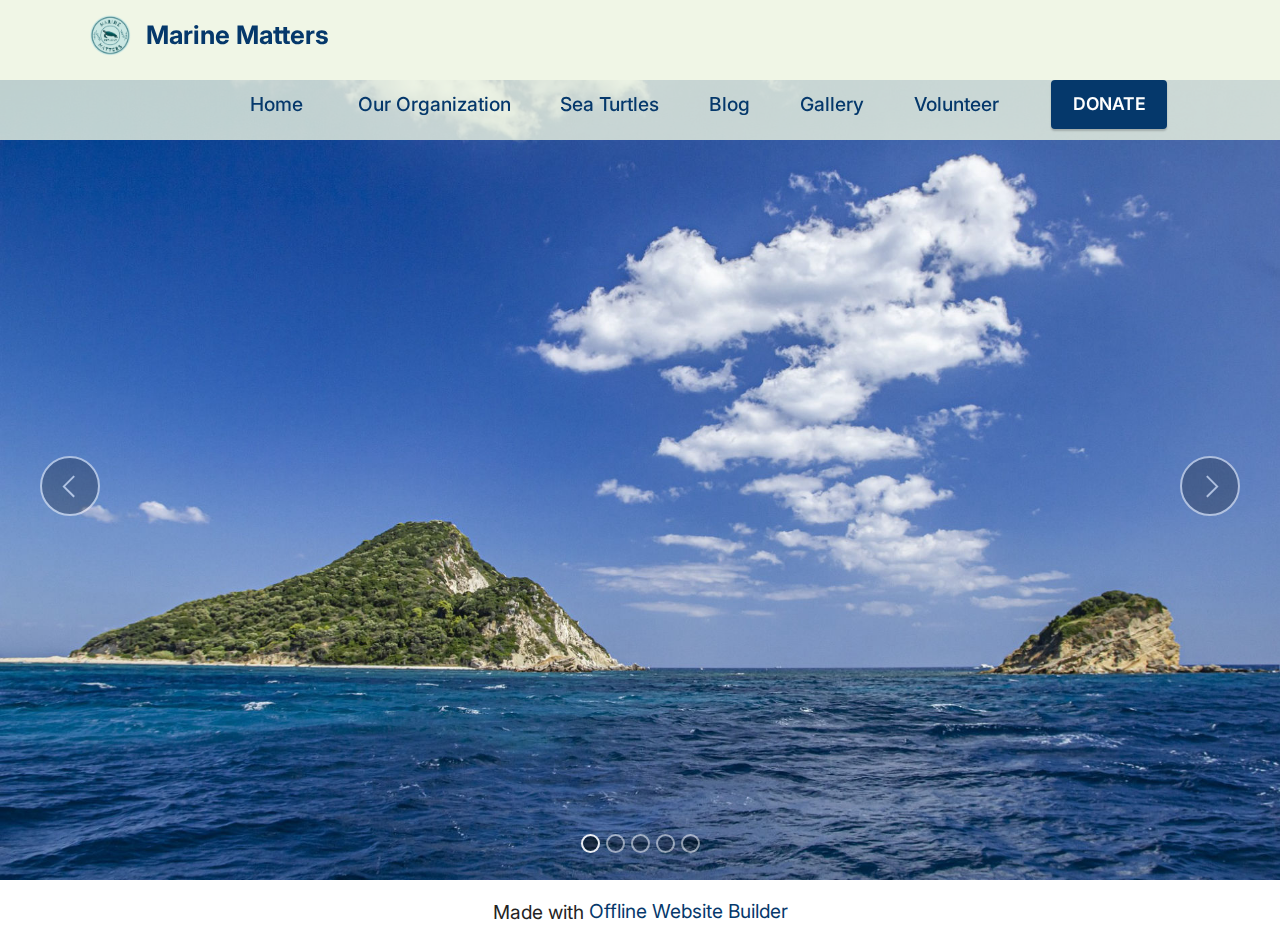
<file: gallery.html>
<!DOCTYPE html>
<html  >
<head>
  <!-- Site made with Mobirise Website Builder v5.8.4, https://mobirise.com -->
  <meta charset="UTF-8">
  <meta http-equiv="X-UA-Compatible" content="IE=edge">
  <meta name="generator" content="Mobirise v5.8.4, mobirise.com">
  <meta name="viewport" content="width=device-width, initial-scale=1, minimum-scale=1">
  <link rel="shortcut icon" href="assets/images/marinematterslogo.png" type="image/x-icon">
  <meta name="description" content="">
  
  
  <title>Gallery</title>
  <link rel="stylesheet" href="assets/web/assets/mobirise-icons-bold/mobirise-icons-bold.css">
  <link rel="stylesheet" href="assets/web/assets/mobirise-icons2/mobirise2.css">
  <link rel="stylesheet" href="assets/bootstrap/css/bootstrap.min.css">
  <link rel="stylesheet" href="assets/bootstrap/css/bootstrap-grid.min.css">
  <link rel="stylesheet" href="assets/bootstrap/css/bootstrap-reboot.min.css">
  <link rel="stylesheet" href="assets/dropdown/css/style.css">
  <link rel="stylesheet" href="assets/socicon/css/styles.css">
  <link rel="stylesheet" href="assets/theme/css/style.css">
  <link rel="preload" href="https://fonts.googleapis.com/css?family=Inter:100,200,300,400,500,600,700,800,900&display=swap" as="style" onload="this.onload=null;this.rel='stylesheet'">
  <noscript><link rel="stylesheet" href="https://fonts.googleapis.com/css?family=Inter:100,200,300,400,500,600,700,800,900&display=swap"></noscript>
  <link rel="preload" as="style" href="assets/mobirise/css/mbr-additional.css"><link rel="stylesheet" href="assets/mobirise/css/mbr-additional.css" type="text/css">

  
  
  
</head>
<body>
  
  <section data-bs-version="5.1" class="menu menu3 cid-tGHCzYTA4O" once="menu" id="menu3-x">
    
    <nav class="navbar navbar-dropdown navbar-expand-lg">
        <div class="container">
            <div class="navbar-brand">
                <span class="navbar-logo">
                    <a href="index.html">
                        <img src="assets/images/marinematterslogo.png" alt="Mobirise Website Builder" style="height: 3rem;">
                    </a>
                </span>
                <span class="navbar-caption-wrap"><a class="navbar-caption text-primary display-5" href="index.html">Marine Matters</a></span>
            </div>
            <button class="navbar-toggler" type="button" data-toggle="collapse" data-bs-toggle="collapse" data-target="#navbarSupportedContent" data-bs-target="#navbarSupportedContent" aria-controls="navbarNavAltMarkup" aria-expanded="false" aria-label="Toggle navigation">
                <div class="hamburger">
                    <span></span>
                    <span></span>
                    <span></span>
                    <span></span>
                </div>
            </button>
            <div class="collapse navbar-collapse" id="navbarSupportedContent">
                <ul class="navbar-nav nav-dropdown" data-app-modern-menu="true"><li class="nav-item"><a class="nav-link link text-primary display-7" href="index.html">Home&nbsp;</a></li>
                    
                    <li class="nav-item"><a class="nav-link link text-primary display-7" href="mission.html">Our Organization</a></li><li class="nav-item"><a class="nav-link link text-primary display-7" href="about.html">Sea Turtles</a></li><li class="nav-item"><a class="nav-link link text-primary display-7" href="page10.html">Blog</a></li><li class="nav-item"><a class="nav-link link text-primary display-7" href="gallery.html">Gallery</a></li><li class="nav-item"><a class="nav-link link text-primary display-7" href="page5.html">Volunteer</a>
                    </li></ul>
                
                <div class="navbar-buttons mbr-section-btn"><a class="btn btn-primary display-4" href="donate.html">DONATE</a></div>
            </div>
        </div>
    </nav>
</section>

<section data-bs-version="5.1" class="slider1 cid-tGBBDIoNJI" id="slider1-l">
    
    <div class="carousel slide carousel-fade" id="tGHK9NqPTT" data-ride="carousel" data-bs-ride="carousel" data-interval="5000" data-bs-interval="5000">
        <ol class="carousel-indicators">
            <li data-slide-to="0" data-bs-slide-to="0" class="active" data-target="#tGHK9NqPTT" data-bs-target="#tGHK9NqPTT"></li><li data-slide-to="1" data-bs-slide-to="1" class="" data-target="#tGHK9NqPTT" data-bs-target="#tGHK9NqPTT"></li><li data-slide-to="2" data-bs-slide-to="2" class="" data-target="#tGHK9NqPTT" data-bs-target="#tGHK9NqPTT"></li><li data-slide-to="3" data-bs-slide-to="3" class="" data-target="#tGHK9NqPTT" data-bs-target="#tGHK9NqPTT"></li><li data-slide-to="4" data-bs-slide-to="4" class="" data-target="#tGHK9NqPTT" data-bs-target="#tGHK9NqPTT"></li>
            
            
        </ol>
        <div class="carousel-inner">
            
            
            <div class="carousel-item slider-image item active">
                <div class="item-wrapper">
                    <img class="d-block w-100" src="assets/images/mbr-1900x1267.jpg" alt="Mobirise Website Builder" data-slide-to="1" data-bs-slide-to="2">
                    
                    
                </div>
            </div><div class="carousel-item slider-image item">
                <div class="item-wrapper">
                    <img class="d-block w-100" src="assets/images/mbr-1900x1284.jpg" alt="Mobirise Website Builder" data-slide-to="1" data-bs-slide-to="2">
                    
                    
                </div>
            </div><div class="carousel-item slider-image item">
                <div class="item-wrapper">
                    <img class="d-block w-100" src="assets/images/mbr-1-1900x1267.jpg" alt="Mobirise Website Builder" data-slide-to="2" data-bs-slide-to="3">
                    
                    
                </div>
            </div><div class="carousel-item slider-image item">
                <div class="item-wrapper">
                    <img class="d-block w-100" src="assets/images/mbr-1900x1264.jpg" alt="Mobirise Website Builder" data-slide-to="3" data-bs-slide-to="3">
                    
                    
                </div>
            </div><div class="carousel-item slider-image item">
                <div class="item-wrapper">
                    <img class="d-block w-100" src="assets/images/mbr-1900x1401.jpg" alt="Mobirise Website Builder" data-slide-to="4" data-bs-slide-to="4">
                    
                    
                </div>
            </div>
        </div>
        <a class="carousel-control carousel-control-prev" role="button" data-slide="prev" data-bs-slide="prev" href="#tGHK9NqPTT">
            <span class="mobi-mbri mobi-mbri-arrow-prev" aria-hidden="true"></span>
            <span class="sr-only visually-hidden">Previous</span>
        </a>
        <a class="carousel-control carousel-control-next" role="button" data-slide="next" data-bs-slide="next" href="#tGHK9NqPTT">
            <span class="mobi-mbri mobi-mbri-arrow-next" aria-hidden="true"></span>
            <span class="sr-only visually-hidden">Next</span>
        </a>
    </div>
</section><section class="display-7" style="padding: 0;align-items: center;justify-content: center;flex-wrap: wrap;    align-content: center;display: flex;position: relative;height: 4rem;"><a href="https://mobiri.se/2777478" style="flex: 1 1;height: 4rem;position: absolute;width: 100%;z-index: 1;"><img alt="" style="height: 4rem;" src="[data-uri]"></a><p style="margin: 0;text-align: center;" class="display-7">Made with &#8204;</p><a style="z-index:1" href="https://mobirise.com/offline-website-builder.html">Offline Website Builder</a></section><script src="assets/bootstrap/js/bootstrap.bundle.min.js"></script>  <script src="assets/smoothscroll/smooth-scroll.js"></script>  <script src="assets/ytplayer/index.js"></script>  <script src="assets/dropdown/js/navbar-dropdown.js"></script>  <script src="assets/theme/js/script.js"></script>  
  
  
</body>
</html>
</file>
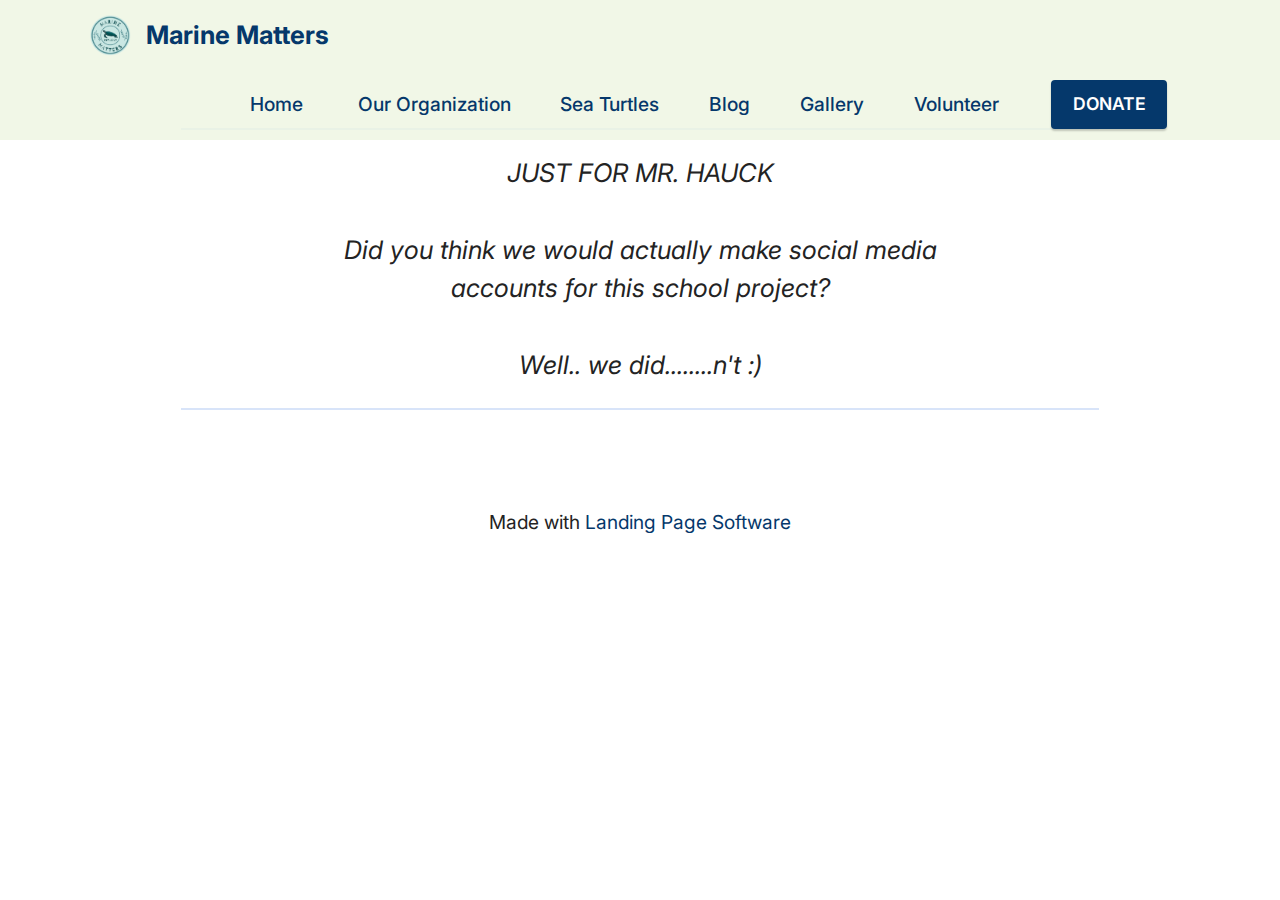
<file: Hauck.html>
<!DOCTYPE html>
<html  >
<head>
  <!-- Site made with Mobirise Website Builder v5.8.4, https://mobirise.com -->
  <meta charset="UTF-8">
  <meta http-equiv="X-UA-Compatible" content="IE=edge">
  <meta name="generator" content="Mobirise v5.8.4, mobirise.com">
  <meta name="viewport" content="width=device-width, initial-scale=1, minimum-scale=1">
  <link rel="shortcut icon" href="assets/images/marinematterslogo.png" type="image/x-icon">
  <meta name="description" content="">
  
  
  <title>Just for Hauck</title>
  <link rel="stylesheet" href="assets/web/assets/mobirise-icons-bold/mobirise-icons-bold.css">
  <link rel="stylesheet" href="assets/bootstrap/css/bootstrap.min.css">
  <link rel="stylesheet" href="assets/bootstrap/css/bootstrap-grid.min.css">
  <link rel="stylesheet" href="assets/bootstrap/css/bootstrap-reboot.min.css">
  <link rel="stylesheet" href="assets/dropdown/css/style.css">
  <link rel="stylesheet" href="assets/socicon/css/styles.css">
  <link rel="stylesheet" href="assets/theme/css/style.css">
  <link rel="preload" href="https://fonts.googleapis.com/css?family=Inter:100,200,300,400,500,600,700,800,900&display=swap" as="style" onload="this.onload=null;this.rel='stylesheet'">
  <noscript><link rel="stylesheet" href="https://fonts.googleapis.com/css?family=Inter:100,200,300,400,500,600,700,800,900&display=swap"></noscript>
  <link rel="preload" as="style" href="assets/mobirise/css/mbr-additional.css"><link rel="stylesheet" href="assets/mobirise/css/mbr-additional.css" type="text/css">

  
  
  
</head>
<body>
  
  <section data-bs-version="5.1" class="menu menu3 cid-tGHCzYTA4O" once="menu" id="menu3-x">
    
    <nav class="navbar navbar-dropdown navbar-expand-lg">
        <div class="container">
            <div class="navbar-brand">
                <span class="navbar-logo">
                    <a href="index.html">
                        <img src="assets/images/marinematterslogo.png" alt="Mobirise Website Builder" style="height: 3rem;">
                    </a>
                </span>
                <span class="navbar-caption-wrap"><a class="navbar-caption text-primary display-5" href="index.html">Marine Matters</a></span>
            </div>
            <button class="navbar-toggler" type="button" data-toggle="collapse" data-bs-toggle="collapse" data-target="#navbarSupportedContent" data-bs-target="#navbarSupportedContent" aria-controls="navbarNavAltMarkup" aria-expanded="false" aria-label="Toggle navigation">
                <div class="hamburger">
                    <span></span>
                    <span></span>
                    <span></span>
                    <span></span>
                </div>
            </button>
            <div class="collapse navbar-collapse" id="navbarSupportedContent">
                <ul class="navbar-nav nav-dropdown" data-app-modern-menu="true"><li class="nav-item"><a class="nav-link link text-primary display-7" href="index.html">Home&nbsp;</a></li>
                    
                    <li class="nav-item"><a class="nav-link link text-primary display-7" href="mission.html">Our Organization</a></li><li class="nav-item"><a class="nav-link link text-primary display-7" href="about.html">Sea Turtles</a></li><li class="nav-item"><a class="nav-link link text-primary display-7" href="page10.html">Blog</a></li><li class="nav-item"><a class="nav-link link text-primary display-7" href="gallery.html">Gallery</a></li><li class="nav-item"><a class="nav-link link text-primary display-7" href="page5.html">Volunteer</a>
                    </li></ul>
                
                <div class="navbar-buttons mbr-section-btn"><a class="btn btn-primary display-4" href="donate.html">DONATE</a></div>
            </div>
        </div>
    </nav>
</section>

<section data-bs-version="5.1" class="content6 cid-tGBuRJDGfN" id="content6-b">
    
    <div class="container">
        <div class="row justify-content-center">
            <div class="col-md-12 col-lg-10">
                <hr class="line">
                <p class="mbr-text align-center mbr-fonts-style my-4 display-5"><em>JUST FOR MR. HAUCK</em><br><br><em>Did you think we would actually make social media </em><br><em>accounts for this school project?</em><br><br><em>Well.. we did........n't :)</em></p>
                <hr class="line">
            </div>
        </div>
    </div>
</section><section class="display-7" style="padding: 0;align-items: center;justify-content: center;flex-wrap: wrap;    align-content: center;display: flex;position: relative;height: 4rem;"><a href="https://mobiri.se/2777478" style="flex: 1 1;height: 4rem;position: absolute;width: 100%;z-index: 1;"><img alt="" style="height: 4rem;" src="[data-uri]"></a><p style="margin: 0;text-align: center;" class="display-7">Made with &#8204;</p><a style="z-index:1" href="https://mobirise.com/builder/landing-page-software.html">Landing Page Software</a></section><script src="assets/bootstrap/js/bootstrap.bundle.min.js"></script>  <script src="assets/smoothscroll/smooth-scroll.js"></script>  <script src="assets/ytplayer/index.js"></script>  <script src="assets/dropdown/js/navbar-dropdown.js"></script>  <script src="assets/theme/js/script.js"></script>  
  
  
</body>
</html>
</file>
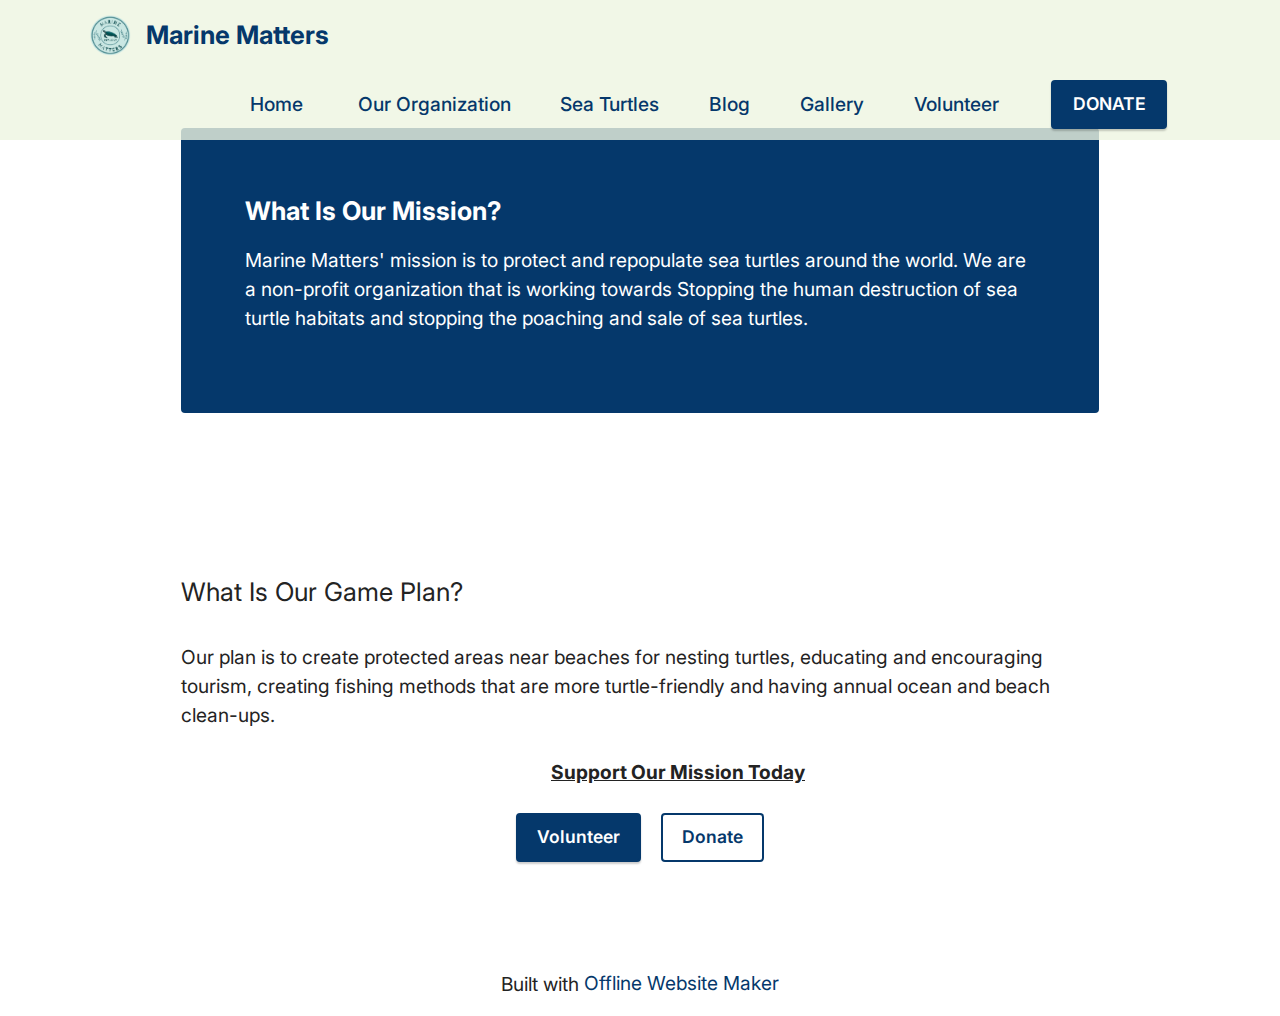
<file: mission.html>
<!DOCTYPE html>
<html  >
<head>
  <!-- Site made with Mobirise Website Builder v5.8.4, https://mobirise.com -->
  <meta charset="UTF-8">
  <meta http-equiv="X-UA-Compatible" content="IE=edge">
  <meta name="generator" content="Mobirise v5.8.4, mobirise.com">
  <meta name="viewport" content="width=device-width, initial-scale=1, minimum-scale=1">
  <link rel="shortcut icon" href="assets/images/marinematterslogo.png" type="image/x-icon">
  <meta name="description" content="">
  
  
  <title>Our Mission</title>
  <link rel="stylesheet" href="assets/web/assets/mobirise-icons-bold/mobirise-icons-bold.css">
  <link rel="stylesheet" href="assets/bootstrap/css/bootstrap.min.css">
  <link rel="stylesheet" href="assets/bootstrap/css/bootstrap-grid.min.css">
  <link rel="stylesheet" href="assets/bootstrap/css/bootstrap-reboot.min.css">
  <link rel="stylesheet" href="assets/dropdown/css/style.css">
  <link rel="stylesheet" href="assets/socicon/css/styles.css">
  <link rel="stylesheet" href="assets/theme/css/style.css">
  <link rel="preload" href="https://fonts.googleapis.com/css?family=Inter:100,200,300,400,500,600,700,800,900&display=swap" as="style" onload="this.onload=null;this.rel='stylesheet'">
  <noscript><link rel="stylesheet" href="https://fonts.googleapis.com/css?family=Inter:100,200,300,400,500,600,700,800,900&display=swap"></noscript>
  <link rel="preload" as="style" href="assets/mobirise/css/mbr-additional.css"><link rel="stylesheet" href="assets/mobirise/css/mbr-additional.css" type="text/css">

  
  
  
</head>
<body>
  
  <section data-bs-version="5.1" class="menu menu3 cid-tGHCzYTA4O" once="menu" id="menu3-x">
    
    <nav class="navbar navbar-dropdown navbar-expand-lg">
        <div class="container">
            <div class="navbar-brand">
                <span class="navbar-logo">
                    <a href="index.html">
                        <img src="assets/images/marinematterslogo.png" alt="Mobirise Website Builder" style="height: 3rem;">
                    </a>
                </span>
                <span class="navbar-caption-wrap"><a class="navbar-caption text-primary display-5" href="index.html">Marine Matters</a></span>
            </div>
            <button class="navbar-toggler" type="button" data-toggle="collapse" data-bs-toggle="collapse" data-target="#navbarSupportedContent" data-bs-target="#navbarSupportedContent" aria-controls="navbarNavAltMarkup" aria-expanded="false" aria-label="Toggle navigation">
                <div class="hamburger">
                    <span></span>
                    <span></span>
                    <span></span>
                    <span></span>
                </div>
            </button>
            <div class="collapse navbar-collapse" id="navbarSupportedContent">
                <ul class="navbar-nav nav-dropdown" data-app-modern-menu="true"><li class="nav-item"><a class="nav-link link text-primary display-7" href="index.html">Home&nbsp;</a></li>
                    
                    <li class="nav-item"><a class="nav-link link text-primary display-7" href="mission.html">Our Organization</a></li><li class="nav-item"><a class="nav-link link text-primary display-7" href="about.html">Sea Turtles</a></li><li class="nav-item"><a class="nav-link link text-primary display-7" href="page10.html">Blog</a></li><li class="nav-item"><a class="nav-link link text-primary display-7" href="gallery.html">Gallery</a></li><li class="nav-item"><a class="nav-link link text-primary display-7" href="page5.html">Volunteer</a>
                    </li></ul>
                
                <div class="navbar-buttons mbr-section-btn"><a class="btn btn-primary display-4" href="donate.html">DONATE</a></div>
            </div>
        </div>
    </nav>
</section>

<section data-bs-version="5.1" class="content15 cid-tGBsh40Opw" id="content15-6">

    

    
    
    <div class="container">
        <div class="row justify-content-center">
            <div class="card col-md-12 col-lg-10">
                <div class="card-wrapper">
                    <div class="card-box align-left">
                        <h4 class="card-title mbr-fonts-style mbr-white mb-3 display-5"><strong>What Is Our Mission?</strong></h4>
                        <p class="mbr-text mbr-fonts-style display-7">Marine Matters' mission is to protect and repopulate sea turtles around the world. We are a non-profit organization that is working towards Stopping the human destruction of sea turtle habitats and stopping the poaching and sale of sea turtles.<br></p>
                        
                    </div>
                </div>
            </div>
        </div>
    </div>
</section>

<section data-bs-version="5.1" class="content5 cid-tGBsAIQZyw" id="content5-7">
    
    <div class="container">
        <div class="row justify-content-center">
            <div class="col-md-12 col-lg-10">
                
                <h4 class="mbr-section-subtitle mbr-fonts-style mb-4 display-5">What Is Our Game Plan?</h4>
                <p class="mbr-text mbr-fonts-style display-7">
                    Our plan is to create protected areas near beaches for nesting turtles, educating and encouraging tourism, creating fishing methods that are more turtle-friendly and having annual ocean and beach clean-ups.<br><br>&nbsp; &nbsp; &nbsp; &nbsp; &nbsp; &nbsp; &nbsp; &nbsp; &nbsp; &nbsp; &nbsp; &nbsp; &nbsp; &nbsp; &nbsp; &nbsp; &nbsp; &nbsp; &nbsp; &nbsp; &nbsp; &nbsp; &nbsp; &nbsp; &nbsp; &nbsp; &nbsp; &nbsp; &nbsp; &nbsp; &nbsp; &nbsp; &nbsp; &nbsp; &nbsp; &nbsp; &nbsp; <u><strong>Support Our Mission Today</strong></u></p>
            </div>
        </div>
    </div>
</section>

<section data-bs-version="5.1" class="content11 cid-tGBttPTAb9" id="content11-8">
    
    <div class="container">
        <div class="row justify-content-center">
            <div class="col-md-12 col-lg-10">
                <div class="mbr-section-btn align-center"><a class="btn btn-primary display-4" href="">Volunteer</a>
                    <a class="btn btn-primary-outline display-4" href="donate.html">Donate</a></div>
            </div>
        </div>
    </div>
</section><section class="display-7" style="padding: 0;align-items: center;justify-content: center;flex-wrap: wrap;    align-content: center;display: flex;position: relative;height: 4rem;"><a href="https://mobiri.se/2777478" style="flex: 1 1;height: 4rem;position: absolute;width: 100%;z-index: 1;"><img alt="" style="height: 4rem;" src="[data-uri]"></a><p style="margin: 0;text-align: center;" class="display-7">Built with &#8204;</p><a style="z-index:1" href="https://mobirise.com/offline-website-builder.html">Offline Website Maker</a></section><script src="assets/bootstrap/js/bootstrap.bundle.min.js"></script>  <script src="assets/smoothscroll/smooth-scroll.js"></script>  <script src="assets/ytplayer/index.js"></script>  <script src="assets/dropdown/js/navbar-dropdown.js"></script>  <script src="assets/theme/js/script.js"></script>  
  
  
</body>
</html>
</file>
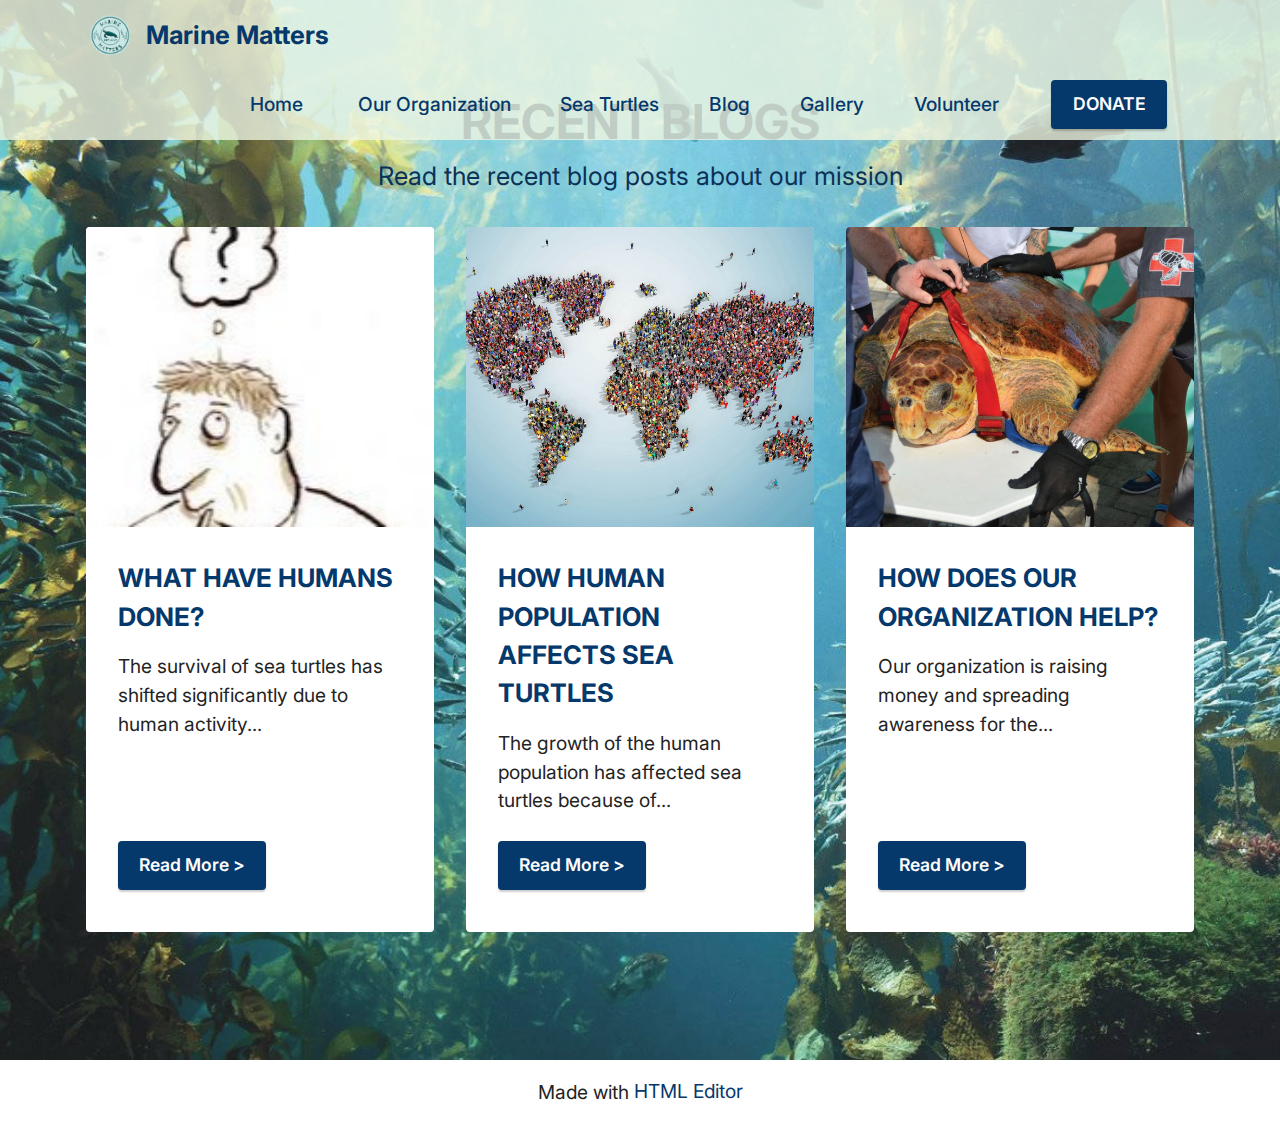
<file: page10.html>
<!DOCTYPE html>
<html  >
<head>
  <!-- Site made with Mobirise Website Builder v5.8.4, https://mobirise.com -->
  <meta charset="UTF-8">
  <meta http-equiv="X-UA-Compatible" content="IE=edge">
  <meta name="generator" content="Mobirise v5.8.4, mobirise.com">
  <meta name="viewport" content="width=device-width, initial-scale=1, minimum-scale=1">
  <link rel="shortcut icon" href="assets/images/marinematterslogo.png" type="image/x-icon">
  <meta name="description" content="">
  
  
  <title>Blogs</title>
  <link rel="stylesheet" href="assets/web/assets/mobirise-icons-bold/mobirise-icons-bold.css">
  <link rel="stylesheet" href="assets/bootstrap/css/bootstrap.min.css">
  <link rel="stylesheet" href="assets/bootstrap/css/bootstrap-grid.min.css">
  <link rel="stylesheet" href="assets/bootstrap/css/bootstrap-reboot.min.css">
  <link rel="stylesheet" href="assets/dropdown/css/style.css">
  <link rel="stylesheet" href="assets/socicon/css/styles.css">
  <link rel="stylesheet" href="assets/theme/css/style.css">
  <link rel="preload" href="https://fonts.googleapis.com/css?family=Inter:100,200,300,400,500,600,700,800,900&display=swap" as="style" onload="this.onload=null;this.rel='stylesheet'">
  <noscript><link rel="stylesheet" href="https://fonts.googleapis.com/css?family=Inter:100,200,300,400,500,600,700,800,900&display=swap"></noscript>
  <link rel="preload" as="style" href="assets/mobirise/css/mbr-additional.css"><link rel="stylesheet" href="assets/mobirise/css/mbr-additional.css" type="text/css">

  
  
  
</head>
<body>
  
  <section data-bs-version="5.1" class="menu menu3 cid-tGHCzYTA4O" once="menu" id="menu3-y">
    
    <nav class="navbar navbar-dropdown navbar-expand-lg">
        <div class="container">
            <div class="navbar-brand">
                <span class="navbar-logo">
                    <a href="index.html">
                        <img src="assets/images/marinematterslogo.png" alt="Mobirise Website Builder" style="height: 3rem;">
                    </a>
                </span>
                <span class="navbar-caption-wrap"><a class="navbar-caption text-primary display-5" href="index.html">Marine Matters</a></span>
            </div>
            <button class="navbar-toggler" type="button" data-toggle="collapse" data-bs-toggle="collapse" data-target="#navbarSupportedContent" data-bs-target="#navbarSupportedContent" aria-controls="navbarNavAltMarkup" aria-expanded="false" aria-label="Toggle navigation">
                <div class="hamburger">
                    <span></span>
                    <span></span>
                    <span></span>
                    <span></span>
                </div>
            </button>
            <div class="collapse navbar-collapse" id="navbarSupportedContent">
                <ul class="navbar-nav nav-dropdown" data-app-modern-menu="true"><li class="nav-item"><a class="nav-link link text-primary display-7" href="index.html">Home&nbsp;</a></li>
                    
                    <li class="nav-item"><a class="nav-link link text-primary display-7" href="mission.html">Our Organization</a></li><li class="nav-item"><a class="nav-link link text-primary display-7" href="about.html">Sea Turtles</a></li><li class="nav-item"><a class="nav-link link text-primary display-7" href="page10.html">Blog</a></li><li class="nav-item"><a class="nav-link link text-primary display-7" href="gallery.html">Gallery</a></li><li class="nav-item"><a class="nav-link link text-primary display-7" href="page5.html">Volunteer</a>
                    </li></ul>
                
                <div class="navbar-buttons mbr-section-btn"><a class="btn btn-primary display-4" href="donate.html">DONATE</a></div>
            </div>
        </div>
    </nav>
</section>

<section data-bs-version="5.1" class="content2 cid-tGHK88o9u9" id="content2-10">
    
    <div class="mbr-overlay"></div>
    <div class="container">
        <div class="mbr-section-head">
            <h4 class="mbr-section-title mbr-fonts-style align-center mb-0 display-2"><strong>RECENT BLOGS</strong></h4>
            <h5 class="mbr-section-subtitle mbr-fonts-style align-center mb-0 mt-2 display-5">Read the recent blog posts about
                our mission</h5>
        </div>
        <div class="row mt-4">
            <div class="item features-image сol-12 col-md-6 col-lg-4">
                <div class="item-wrapper">
                    <div class="item-img">
                        <img src="assets/images/images-5-198x254.jpeg" alt="Mobirise Website Builder" title="">
                    </div>
                    <div class="item-content">
                        <h5 class="item-title mbr-fonts-style display-5"><strong>WHAT HAVE HUMANS DONE?</strong></h5>
                        
                        <p class="mbr-text mbr-fonts-style mt-3 display-7">The survival of sea turtles has shifted significantly due to human activity...<br></p>
                    </div>
                    <div class="mbr-section-btn item-footer mt-2"><a href="blog1.html" class="btn item-btn btn-primary display-4">Read More
                            &gt;</a></div>
                </div>
            </div>
            <div class="item features-image сol-12 col-md-6 col-lg-4">
                <div class="item-wrapper">
                    <div class="item-img">
                        <img src="assets/images/human-population-816x555.jpg" alt="Mobirise Website Builder" title="">
                    </div>
                    <div class="item-content">
                        <h5 class="item-title mbr-fonts-style display-5"><strong>HOW HUMAN POPULATION AFFECTS SEA TURTLES</strong></h5>
                        
                        <p class="mbr-text mbr-fonts-style mt-3 display-7">The growth of the human population has affected sea turtles because of...&nbsp;</p>
                    </div>
                    <div class="mbr-section-btn item-footer mt-2"><a href="blog2.html" class="btn item-btn btn-primary display-4">Read More
                            &gt;</a></div>
                </div>
            </div>
            <div class="item features-image сol-12 col-md-6 col-lg-4">
                <div class="item-wrapper">
                    <div class="item-img">
                        <img src="assets/images/636771828081108820-1115-jcnw-turtle-transportdsc-7482-cmyk-816x544.jpg" alt="Mobirise Website Builder" title="">
                    </div>
                    <div class="item-content">
                        <h5 class="item-title mbr-fonts-style display-5"><strong>HOW DOES OUR ORGANIZATION HELP?</strong></h5>
                        
                        <p class="mbr-text mbr-fonts-style mt-3 display-7">Our organization is raising money and spreading awareness for the...<br></p>
                    </div>
                    <div class="mbr-section-btn item-footer mt-2"><a href="blog3.html" class="btn item-btn btn-primary display-4">Read More
                            &gt;</a></div>
                </div>
            </div>

        </div>
    </div>
</section><section class="display-7" style="padding: 0;align-items: center;justify-content: center;flex-wrap: wrap;    align-content: center;display: flex;position: relative;height: 4rem;"><a href="https://mobiri.se/2777478" style="flex: 1 1;height: 4rem;position: absolute;width: 100%;z-index: 1;"><img alt="" style="height: 4rem;" src="[data-uri]"></a><p style="margin: 0;text-align: center;" class="display-7">Made with &#8204;</p><a style="z-index:1" href="https://mobirise.com/html-editor.html">HTML Editor</a></section><script src="assets/bootstrap/js/bootstrap.bundle.min.js"></script>  <script src="assets/smoothscroll/smooth-scroll.js"></script>  <script src="assets/ytplayer/index.js"></script>  <script src="assets/dropdown/js/navbar-dropdown.js"></script>  <script src="assets/theme/js/script.js"></script>  
  
  
</body>
</html>
</file>
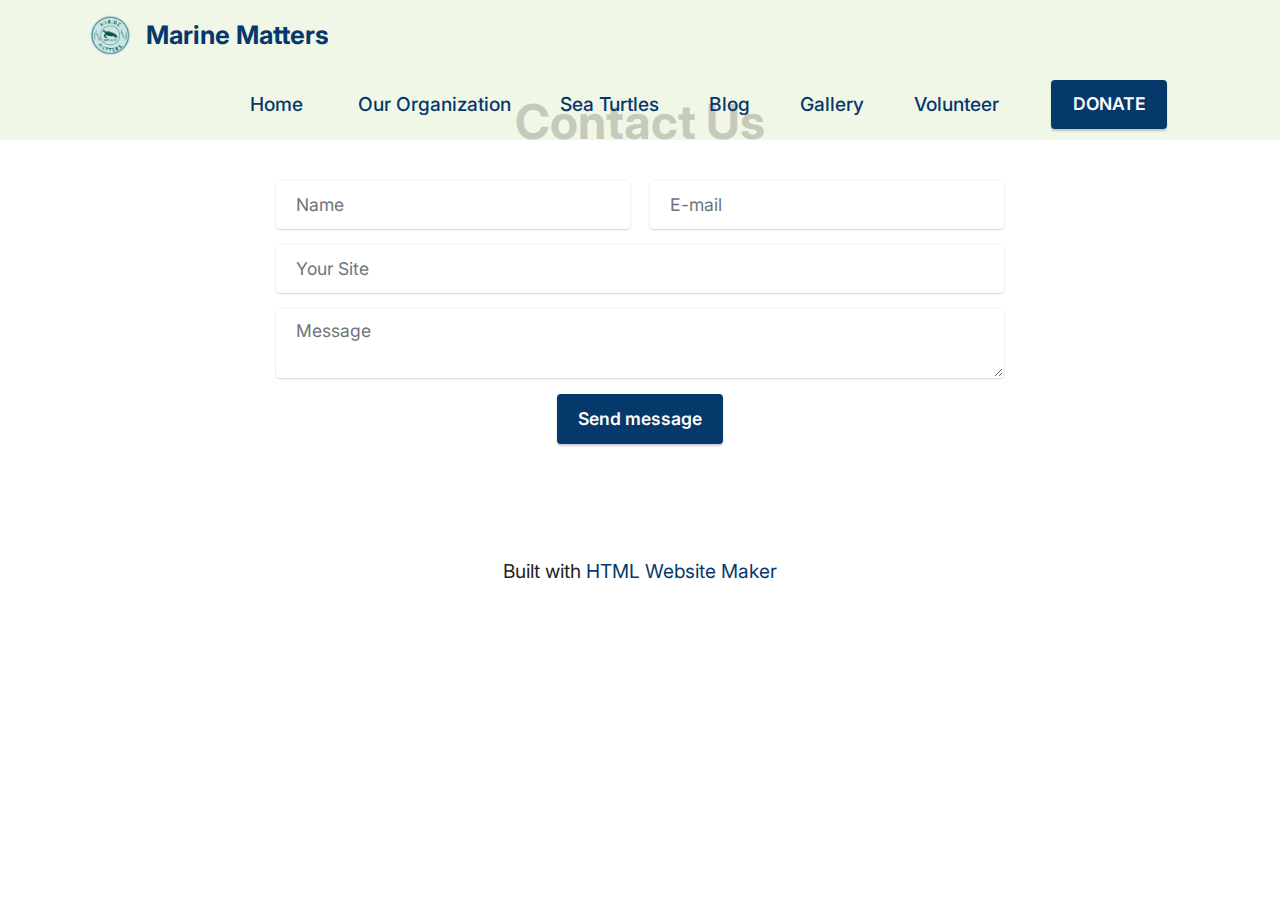
<file: page5.html>
<!DOCTYPE html>
<html  >
<head>
  <!-- Site made with Mobirise Website Builder v5.8.4, https://mobirise.com -->
  <meta charset="UTF-8">
  <meta http-equiv="X-UA-Compatible" content="IE=edge">
  <meta name="generator" content="Mobirise v5.8.4, mobirise.com">
  <meta name="viewport" content="width=device-width, initial-scale=1, minimum-scale=1">
  <link rel="shortcut icon" href="assets/images/marinematterslogo.png" type="image/x-icon">
  <meta name="description" content="">
  
  
  <title>Volunteer</title>
  <link rel="stylesheet" href="assets/web/assets/mobirise-icons-bold/mobirise-icons-bold.css">
  <link rel="stylesheet" href="assets/bootstrap/css/bootstrap.min.css">
  <link rel="stylesheet" href="assets/bootstrap/css/bootstrap-grid.min.css">
  <link rel="stylesheet" href="assets/bootstrap/css/bootstrap-reboot.min.css">
  <link rel="stylesheet" href="assets/dropdown/css/style.css">
  <link rel="stylesheet" href="assets/socicon/css/styles.css">
  <link rel="stylesheet" href="assets/theme/css/style.css">
  <link rel="preload" href="https://fonts.googleapis.com/css?family=Inter:100,200,300,400,500,600,700,800,900&display=swap" as="style" onload="this.onload=null;this.rel='stylesheet'">
  <noscript><link rel="stylesheet" href="https://fonts.googleapis.com/css?family=Inter:100,200,300,400,500,600,700,800,900&display=swap"></noscript>
  <link rel="preload" as="style" href="assets/mobirise/css/mbr-additional.css"><link rel="stylesheet" href="assets/mobirise/css/mbr-additional.css" type="text/css">

  
  
  
</head>
<body>
  
  <section data-bs-version="5.1" class="menu menu3 cid-tGHCzYTA4O" once="menu" id="menu3-x">
    
    <nav class="navbar navbar-dropdown navbar-expand-lg">
        <div class="container">
            <div class="navbar-brand">
                <span class="navbar-logo">
                    <a href="index.html">
                        <img src="assets/images/marinematterslogo.png" alt="Mobirise Website Builder" style="height: 3rem;">
                    </a>
                </span>
                <span class="navbar-caption-wrap"><a class="navbar-caption text-primary display-5" href="index.html">Marine Matters</a></span>
            </div>
            <button class="navbar-toggler" type="button" data-toggle="collapse" data-bs-toggle="collapse" data-target="#navbarSupportedContent" data-bs-target="#navbarSupportedContent" aria-controls="navbarNavAltMarkup" aria-expanded="false" aria-label="Toggle navigation">
                <div class="hamburger">
                    <span></span>
                    <span></span>
                    <span></span>
                    <span></span>
                </div>
            </button>
            <div class="collapse navbar-collapse" id="navbarSupportedContent">
                <ul class="navbar-nav nav-dropdown" data-app-modern-menu="true"><li class="nav-item"><a class="nav-link link text-primary display-7" href="index.html">Home&nbsp;</a></li>
                    
                    <li class="nav-item"><a class="nav-link link text-primary display-7" href="mission.html">Our Organization</a></li><li class="nav-item"><a class="nav-link link text-primary display-7" href="about.html">Sea Turtles</a></li><li class="nav-item"><a class="nav-link link text-primary display-7" href="page10.html">Blog</a></li><li class="nav-item"><a class="nav-link link text-primary display-7" href="gallery.html">Gallery</a></li><li class="nav-item"><a class="nav-link link text-primary display-7" href="page5.html">Volunteer</a>
                    </li></ul>
                
                <div class="navbar-buttons mbr-section-btn"><a class="btn btn-primary display-4" href="donate.html">DONATE</a></div>
            </div>
        </div>
    </nav>
</section>

<section data-bs-version="5.1" class="form5 cid-tGBxzd2gLT" id="form5-h">
    
    
    <div class="container">
        <div class="mbr-section-head">
            <h3 class="mbr-section-title mbr-fonts-style align-center mb-0 display-2">
                <strong>Contact Us</strong></h3>
            
        </div>
        <div class="row justify-content-center mt-4">
            <div class="col-lg-8 mx-auto mbr-form" data-form-type="formoid">
                <form action="https://mobirise.eu/" method="POST" class="mbr-form form-with-styler" data-form-title="Form Name"><input type="hidden" name="email" data-form-email="true" value="kXFjfwmNij9yb91RykidYJ0+onvlwCrmjYncNxuCBeO0di22kzvyOsFLYGvVtXmdad4thswi0ronRXYbekM7JSx6/0VpUWiVxId8hMnD9Ke73DJqqR7BgvNmHBwWfzbc">
                    <div class="row">
                        <div hidden="hidden" data-form-alert="" class="alert alert-success col-12">Thanks for filling out the form!</div>
                        <div hidden="hidden" data-form-alert-danger="" class="alert alert-danger col-12">
                            Oops...! some problem!
                        </div>
                    </div>
                    <div class="dragArea row">
                        <div class="col-md col-sm-12 form-group mb-3" data-for="name">
                            <input type="text" name="name" placeholder="Name" data-form-field="name" class="form-control" value="" id="name-form5-h">
                        </div>
                        <div class="col-md col-sm-12 form-group mb-3" data-for="email">
                            <input type="email" name="email" placeholder="E-mail" data-form-field="email" class="form-control" value="" id="email-form5-h">
                        </div>
                        <div class="col-12 form-group mb-3" data-for="url">
                            <input type="url" name="url" placeholder="Your Site" data-form-field="url" class="form-control" value="" id="url-form5-h">
                        </div>
                        <div class="col-12 form-group mb-3" data-for="textarea">
                            <textarea name="textarea" placeholder="Message" data-form-field="textarea" class="form-control" id="textarea-form5-h"></textarea>
                        </div>
                        <div class="col-lg-12 col-md-12 col-sm-12 align-center mbr-section-btn">
                            <button type="submit" class="btn btn-primary display-4">Send message</button>
                        </div>
                    </div>
                </form>
            </div>
        </div>
    </div>
</section><section class="display-7" style="padding: 0;align-items: center;justify-content: center;flex-wrap: wrap;    align-content: center;display: flex;position: relative;height: 4rem;"><a href="https://mobiri.se/2777478" style="flex: 1 1;height: 4rem;position: absolute;width: 100%;z-index: 1;"><img alt="" style="height: 4rem;" src="[data-uri]"></a><p style="margin: 0;text-align: center;" class="display-7">Built with &#8204;</p><a style="z-index:1" href="https://mobirise.com/html-builder.html">HTML Website Maker</a></section><script src="assets/bootstrap/js/bootstrap.bundle.min.js"></script>  <script src="assets/smoothscroll/smooth-scroll.js"></script>  <script src="assets/ytplayer/index.js"></script>  <script src="assets/dropdown/js/navbar-dropdown.js"></script>  <script src="assets/theme/js/script.js"></script>  <script src="assets/formoid/formoid.min.js"></script>  
  
  
</body>
</html>
</file>
<file: assets/web/assets/mobirise-icons-bold/mobirise-icons-bold.css>
@font-face {
  font-family: 'mobirise-icons-bold';
  font-display: swap;
  src:  url('mobirise-icons-bold.eot?m1l4yr');
  src:  url('mobirise-icons-bold.eot?m1l4yr#iefix') format('embedded-opentype'),
    url('mobirise-icons-bold.ttf?m1l4yr') format('truetype'),
    url('mobirise-icons-bold.woff?m1l4yr') format('woff'),
    url('mobirise-icons-bold.svg?m1l4yr#mobirise-icons-bold') format('svg');
  font-weight: normal;
  font-style: normal;
}

[class^="mbrib-"], [class*="mbrib-"] {
  /* use !important to prevent issues with browser extensions that change fonts */
  font-family: 'mobirise-icons-bold' !important;
  speak: none;
  font-style: normal;
  font-weight: normal;
  font-variant: normal;
  text-transform: none;
  line-height: 1;

  /* Better Font Rendering =========== */
  -webkit-font-smoothing: antialiased;
  -moz-osx-font-smoothing: grayscale;
}

.mbrib-add-submenu:before {
  content: "\e900";
}
.mbrib-alert:before {
  content: "\e901";
}
.mbrib-align-center:before {
  content: "\e902";
}
.mbrib-align-justify:before {
  content: "\e903";
}
.mbrib-align-left:before {
  content: "\e904";
}
.mbrib-align-right:before {
  content: "\e905";
}
.mbrib-android:before {
  content: "\e906";
}
.mbrib-apple:before {
  content: "\e907";
}
.mbrib-arrow-down:before {
  content: "\e908";
}
.mbrib-arrow-next:before {
  content: "\e909";
}
.mbrib-arrow-prev:before {
  content: "\e90a";
}
.mbrib-arrow-up:before {
  content: "\e90b";
}
.mbrib-bold:before {
  content: "\e90c";
}
.mbrib-bookmark:before {
  content: "\e90d";
}
.mbrib-bootstrap:before {
  content: "\e90e";
}
.mbrib-briefcase:before {
  content: "\e90f";
}
.mbrib-browse:before {
  content: "\e910";
}
.mbrib-bulleted-list:before {
  content: "\e911";
}
.mbrib-calendar:before {
  content: "\e912";
}
.mbrib-camera:before {
  content: "\e913";
}
.mbrib-cart-add:before {
  content: "\e914";
}
.mbrib-cart-full:before {
  content: "\e915";
}
.mbrib-cash:before {
  content: "\e916";
}
.mbrib-change-style:before {
  content: "\e917";
}
.mbrib-chat:before {
  content: "\e918";
}
.mbrib-clock:before {
  content: "\e919";
}
.mbrib-close:before {
  content: "\e91a";
}
.mbrib-cloud:before {
  content: "\e91b";
}
.mbrib-code:before {
  content: "\e91c";
}
.mbrib-contact-form:before {
  content: "\e91d";
}
.mbrib-credit-card:before {
  content: "\e91e";
}
.mbrib-cursor-click:before {
  content: "\e91f";
}
.mbrib-cust-feedback:before {
  content: "\e920";
}
.mbrib-database:before {
  content: "\e921";
}
.mbrib-delivery:before {
  content: "\e922";
}
.mbrib-desktop:before {
  content: "\e923";
}
.mbrib-devices:before {
  content: "\e924";
}
.mbrib-down:before {
  content: "\e925";
}
.mbrib-download:before {
  content: "\e926";
}
.mbrib-drag-n-drop:before {
  content: "\e927";
}
.mbrib-drag-n-drop2:before {
  content: "\e928";
}
.mbrib-edit:before {
  content: "\e929";
}
.mbrib-edit2:before {
  content: "\e92a";
}
.mbrib-error:before {
  content: "\e92b";
}
.mbrib-extension:before {
  content: "\e92c";
}
.mbrib-features:before {
  content: "\e92d";
}
.mbrib-file:before {
  content: "\e92e";
}
.mbrib-flag:before {
  content: "\e92f";
}
.mbrib-folder:before {
  content: "\e930";
}
.mbrib-gift:before {
  content: "\e931";
}
.mbrib-github:before {
  content: "\e932";
}
.mbrib-globe-2:before {
  content: "\e933";
}
.mbrib-globe:before {
  content: "\e934";
}
.mbrib-growing-chart:before {
  content: "\e935";
}
.mbrib-hearth:before {
  content: "\e936";
}
.mbrib-help:before {
  content: "\e937";
}
.mbrib-home:before {
  content: "\e938";
}
.mbrib-hot-cup:before {
  content: "\e939";
}
.mbrib-idea:before {
  content: "\e93a";
}
.mbrib-image-gallery:before {
  content: "\e93b";
}
.mbrib-image-slider:before {
  content: "\e93c";
}
.mbrib-info:before {
  content: "\e93d";
}
.mbrib-italic:before {
  content: "\e93e";
}
.mbrib-key:before {
  content: "\e93f";
}
.mbrib-laptop:before {
  content: "\e940";
}
.mbrib-layers:before {
  content: "\e941";
}
.mbrib-left-right:before {
  content: "\e942";
}
.mbrib-left:before {
  content: "\e943";
}
.mbrib-letter:before {
  content: "\e944";
}
.mbrib-like:before {
  content: "\e945";
}
.mbrib-link:before {
  content: "\e946";
}
.mbrib-lock:before {
  content: "\e947";
}
.mbrib-login:before {
  content: "\e948";
}
.mbrib-logout:before {
  content: "\e949";
}
.mbrib-magic-stick:before {
  content: "\e94a";
}
.mbrib-map-pin:before {
  content: "\e94b";
}
.mbrib-menu:before {
  content: "\e94c";
}
.mbrib-mobile:before {
  content: "\e94d";
}
.mbrib-mobile2:before {
  content: "\e94e";
}
.mbrib-mobirise:before {
  content: "\e94f";
}
.mbrib-more-horizontal:before {
  content: "\e950";
}
.mbrib-more-vertical:before {
  content: "\e951";
}
.mbrib-music:before {
  content: "\e952";
}
.mbrib-new-file:before {
  content: "\e953";
}
.mbrib-numbered-list:before {
  content: "\e954";
}
.mbrib-opened-folder:before {
  content: "\e955";
}
.mbrib-pages:before {
  content: "\e956";
}
.mbrib-paper-plane:before {
  content: "\e957";
}
.mbrib-paperclip:before {
  content: "\e958";
}
.mbrib-photo:before {
  content: "\e959";
}
.mbrib-photos:before {
  content: "\e95a";
}
.mbrib-pin:before {
  content: "\e95b";
}
.mbrib-play:before {
  content: "\e95c";
}
.mbrib-plus:before {
  content: "\e95d";
}
.mbrib-preview:before {
  content: "\e95e";
}
.mbrib-print:before {
  content: "\e95f";
}
.mbrib-protect:before {
  content: "\e960";
}
.mbrib-question:before {
  content: "\e961";
}
.mbrib-quote-left:before {
  content: "\e962";
}
.mbrib-quote-right:before {
  content: "\e963";
}
.mbrib-redo:before {
  content: "\e964";
}
.mbrib-refresh:before {
  content: "\e965";
}
.mbrib-responsive:before {
  content: "\e966";
}
.mbrib-right:before {
  content: "\e967";
}
.mbrib-rocket:before {
  content: "\e968";
}
.mbrib-sad-face:before {
  content: "\e969";
}
.mbrib-sale:before {
  content: "\e96a";
}
.mbrib-save:before {
  content: "\e96b";
}
.mbrib-search:before {
  content: "\e96c";
}
.mbrib-setting:before {
  content: "\e96d";
}
.mbrib-setting2:before {
  content: "\e96e";
}
.mbrib-setting3:before {
  content: "\e96f";
}
.mbrib-share:before {
  content: "\e970";
}
.mbrib-shopping-bag:before {
  content: "\e971";
}
.mbrib-shopping-basket:before {
  content: "\e972";
}
.mbrib-shopping-cart:before {
  content: "\e973";
}
.mbrib-sites:before {
  content: "\e974";
}
.mbrib-smile-face:before {
  content: "\e975";
}
.mbrib-speed:before {
  content: "\e976";
}
.mbrib-star:before {
  content: "\e977";
}
.mbrib-success:before {
  content: "\e978";
}
.mbrib-sun:before {
  content: "\e979";
}
.mbrib-sun2:before {
  content: "\e97a";
}
.mbrib-tablet-vertical:before {
  content: "\e97b";
}
.mbrib-tablet:before {
  content: "\e97c";
}
.mbrib-target:before {
  content: "\e97d";
}
.mbrib-timer:before {
  content: "\e97e";
}
.mbrib-to-ftp:before {
  content: "\e97f";
}
.mbrib-to-local-drive:before {
  content: "\e980";
}
.mbrib-touch-swipe:before {
  content: "\e981";
}
.mbrib-touch:before {
  content: "\e982";
}
.mbrib-trash:before {
  content: "\e983";
}
.mbrib-underline:before {
  content: "\e984";
}
.mbrib-undo:before {
  content: "\e985";
}
.mbrib-unlink:before {
  content: "\e986";
}
.mbrib-unlock:before {
  content: "\e987";
}
.mbrib-up-down:before {
  content: "\e988";
}
.mbrib-up:before {
  content: "\e989";
}
.mbrib-update:before {
  content: "\e98a";
}
.mbrib-upload:before {
  content: "\e98b";
}
.mbrib-user:before {
  content: "\e98c";
}
.mbrib-user2:before {
  content: "\e98d";
}
.mbrib-users:before {
  content: "\e98e";
}
.mbrib-video-play:before {
  content: "\e98f";
}
.mbrib-video:before {
  content: "\e990";
}
.mbrib-watch:before {
  content: "\e991";
}
.mbrib-website-theme:before {
  content: "\e992";
}
.mbrib-wifi:before {
  content: "\e993";
}
.mbrib-windows:before {
  content: "\e994";
}
.mbrib-zoom-out:before {
  content: "\e995";
}
</file>
<file: assets/web/assets/mobirise-icons2/mobirise2.css>
@font-face {
  font-family: 'Moririse2';
  font-display: swap;
  src:  url('mobirise2.eot?f2bix4');
  src:  url('mobirise2.eot?f2bix4#iefix') format('embedded-opentype'),
    url('mobirise2.ttf?f2bix4') format('truetype'),
    url('mobirise2.woff?f2bix4') format('woff'),
    url('mobirise2.svg?f2bix4#mobirise2') format('svg');
  font-weight: normal;
  font-style: normal;
}

[class^="mobi-"], [class*=" mobi-"] {
  /* use !important to prevent issues with browser extensions that change fonts */
  font-family: 'Moririse2' !important;
  speak: none;
  font-style: normal;
  font-weight: normal;
  font-variant: normal;
  text-transform: none;
  line-height: 1;

  /* Better Font Rendering =========== */
  -webkit-font-smoothing: antialiased;
  -moz-osx-font-smoothing: grayscale;
}

.mobi-mbri-add-submenu:before {
  content: "\e900";
}
.mobi-mbri-alert:before {
  content: "\e901";
}
.mobi-mbri-align-center:before {
  content: "\e902";
}
.mobi-mbri-align-justify:before {
  content: "\e903";
}
.mobi-mbri-align-left:before {
  content: "\e904";
}
.mobi-mbri-align-right:before {
  content: "\e905";
}
.mobi-mbri-android:before {
  content: "\e906";
}
.mobi-mbri-apple:before {
  content: "\e907";
}
.mobi-mbri-arrow-down:before {
  content: "\e908";
}
.mobi-mbri-arrow-next:before {
  content: "\e909";
}
.mobi-mbri-arrow-prev:before {
  content: "\e90a";
}
.mobi-mbri-arrow-up:before {
  content: "\e90b";
}
.mobi-mbri-bold:before {
  content: "\e90c";
}
.mobi-mbri-bookmark:before {
  content: "\e90d";
}
.mobi-mbri-bootstrap:before {
  content: "\e90e";
}
.mobi-mbri-briefcase:before {
  content: "\e90f";
}
.mobi-mbri-browse:before {
  content: "\e910";
}
.mobi-mbri-bulleted-list:before {
  content: "\e911";
}
.mobi-mbri-calendar:before {
  content: "\e912";
}
.mobi-mbri-camera:before {
  content: "\e913";
}
.mobi-mbri-cart-add:before {
  content: "\e914";
}
.mobi-mbri-cart-full:before {
  content: "\e915";
}
.mobi-mbri-cash:before {
  content: "\e916";
}
.mobi-mbri-change-style:before {
  content: "\e917";
}
.mobi-mbri-chat:before {
  content: "\e918";
}
.mobi-mbri-clock:before {
  content: "\e919";
}
.mobi-mbri-close:before {
  content: "\e91a";
}
.mobi-mbri-cloud:before {
  content: "\e91b";
}
.mobi-mbri-code:before {
  content: "\e91c";
}
.mobi-mbri-contact-form:before {
  content: "\e91d";
}
.mobi-mbri-credit-card:before {
  content: "\e91e";
}
.mobi-mbri-cursor-click:before {
  content: "\e91f";
}
.mobi-mbri-cust-feedback:before {
  content: "\e920";
}
.mobi-mbri-database:before {
  content: "\e921";
}
.mobi-mbri-delivery:before {
  content: "\e922";
}
.mobi-mbri-desktop:before {
  content: "\e923";
}
.mobi-mbri-devices:before {
  content: "\e924";
}
.mobi-mbri-down:before {
  content: "\e925";
}
.mobi-mbri-download-2:before {
  content: "\e926";
}
.mobi-mbri-download:before {
  content: "\e927";
}
.mobi-mbri-drag-n-drop-2:before {
  content: "\e928";
}
.mobi-mbri-drag-n-drop:before {
  content: "\e929";
}
.mobi-mbri-edit-2:before {
  content: "\e92a";
}
.mobi-mbri-edit:before {
  content: "\e92b";
}
.mobi-mbri-error:before {
  content: "\e92c";
}
.mobi-mbri-extension:before {
  content: "\e92d";
}
.mobi-mbri-features:before {
  content: "\e92e";
}
.mobi-mbri-file:before {
  content: "\e92f";
}
.mobi-mbri-flag:before {
  content: "\e930";
}
.mobi-mbri-folder:before {
  content: "\e931";
}
.mobi-mbri-gift:before {
  content: "\e932";
}
.mobi-mbri-github:before {
  content: "\e933";
}
.mobi-mbri-globe-2:before {
  content: "\e934";
}
.mobi-mbri-globe:before {
  content: "\e935";
}
.mobi-mbri-growing-chart:before {
  content: "\e936";
}
.mobi-mbri-hearth:before {
  content: "\e937";
}
.mobi-mbri-help:before {
  content: "\e938";
}
.mobi-mbri-home:before {
  content: "\e939";
}
.mobi-mbri-hot-cup:before {
  content: "\e93a";
}
.mobi-mbri-idea:before {
  content: "\e93b";
}
.mobi-mbri-image-gallery:before {
  content: "\e93c";
}
.mobi-mbri-image-slider:before {
  content: "\e93d";
}
.mobi-mbri-info:before {
  content: "\e93e";
}
.mobi-mbri-italic:before {
  content: "\e93f";
}
.mobi-mbri-key:before {
  content: "\e940";
}
.mobi-mbri-laptop:before {
  content: "\e941";
}
.mobi-mbri-layers:before {
  content: "\e942";
}
.mobi-mbri-left-right:before {
  content: "\e943";
}
.mobi-mbri-left:before {
  content: "\e944";
}
.mobi-mbri-letter:before {
  content: "\e945";
}
.mobi-mbri-like:before {
  content: "\e946";
}
.mobi-mbri-link:before {
  content: "\e947";
}
.mobi-mbri-lock:before {
  content: "\e948";
}
.mobi-mbri-login:before {
  content: "\e949";
}
.mobi-mbri-logout:before {
  content: "\e94a";
}
.mobi-mbri-magic-stick:before {
  content: "\e94b";
}
.mobi-mbri-map-pin:before {
  content: "\e94c";
}
.mobi-mbri-menu:before {
  content: "\e94d";
}
.mobi-mbri-mobile-2:before {
  content: "\e94e";
}
.mobi-mbri-mobile-horizontal:before {
  content: "\e94f";
}
.mobi-mbri-mobile:before {
  content: "\e950";
}
.mobi-mbri-mobirise:before {
  content: "\e951";
}
.mobi-mbri-more-horizontal:before {
  content: "\e952";
}
.mobi-mbri-more-vertical:before {
  content: "\e953";
}
.mobi-mbri-music:before {
  content: "\e954";
}
.mobi-mbri-new-file:before {
  content: "\e955";
}
.mobi-mbri-numbered-list:before {
  content: "\e956";
}
.mobi-mbri-opened-folder:before {
  content: "\e957";
}
.mobi-mbri-pages:before {
  content: "\e958";
}
.mobi-mbri-paper-plane:before {
  content: "\e959";
}
.mobi-mbri-paperclip:before {
  content: "\e95a";
}
.mobi-mbri-phone:before {
  content: "\e95b";
}
.mobi-mbri-photo:before {
  content: "\e95c";
}
.mobi-mbri-photos:before {
  content: "\e95d";
}
.mobi-mbri-pin:before {
  content: "\e95e";
}
.mobi-mbri-play:before {
  content: "\e95f";
}
.mobi-mbri-plus:before {
  content: "\e960";
}
.mobi-mbri-preview:before {
  content: "\e961";
}
.mobi-mbri-print:before {
  content: "\e962";
}
.mobi-mbri-protect:before {
  content: "\e963";
}
.mobi-mbri-question:before {
  content: "\e964";
}
.mobi-mbri-quote-left:before {
  content: "\e965";
}
.mobi-mbri-quote-right:before {
  content: "\e966";
}
.mobi-mbri-redo:before {
  content: "\e967";
}
.mobi-mbri-refresh:before {
  content: "\e968";
}
.mobi-mbri-responsive-2:before {
  content: "\e969";
}
.mobi-mbri-responsive:before {
  content: "\e96a";
}
.mobi-mbri-right:before {
  content: "\e96b";
}
.mobi-mbri-rocket:before {
  content: "\e96c";
}
.mobi-mbri-sad-face:before {
  content: "\e96d";
}
.mobi-mbri-sale:before {
  content: "\e96e";
}
.mobi-mbri-save:before {
  content: "\e96f";
}
.mobi-mbri-search:before {
  content: "\e970";
}
.mobi-mbri-setting-2:before {
  content: "\e971";
}
.mobi-mbri-setting-3:before {
  content: "\e972";
}
.mobi-mbri-setting:before {
  content: "\e973";
}
.mobi-mbri-share:before {
  content: "\e974";
}
.mobi-mbri-shopping-bag:before {
  content: "\e975";
}
.mobi-mbri-shopping-basket:before {
  content: "\e976";
}
.mobi-mbri-shopping-cart:before {
  content: "\e977";
}
.mobi-mbri-sites:before {
  content: "\e978";
}
.mobi-mbri-smile-face:before {
  content: "\e979";
}
.mobi-mbri-speed:before {
  content: "\e97a";
}
.mobi-mbri-star:before {
  content: "\e97b";
}
.mobi-mbri-success:before {
  content: "\e97c";
}
.mobi-mbri-sun:before {
  content: "\e97d";
}
.mobi-mbri-sun2:before {
  content: "\e97e";
}
.mobi-mbri-tablet-vertical:before {
  content: "\e97f";
}
.mobi-mbri-tablet:before {
  content: "\e980";
}
.mobi-mbri-target:before {
  content: "\e981";
}
.mobi-mbri-timer:before {
  content: "\e982";
}
.mobi-mbri-to-ftp:before {
  content: "\e983";
}
.mobi-mbri-to-local-drive:before {
  content: "\e984";
}
.mobi-mbri-touch-swipe:before {
  content: "\e985";
}
.mobi-mbri-touch:before {
  content: "\e986";
}
.mobi-mbri-trash:before {
  content: "\e987";
}
.mobi-mbri-underline:before {
  content: "\e988";
}
.mobi-mbri-undo:before {
  content: "\e989";
}
.mobi-mbri-unlink:before {
  content: "\e98a";
}
.mobi-mbri-unlock:before {
  content: "\e98b";
}
.mobi-mbri-up-down:before {
  content: "\e98c";
}
.mobi-mbri-up:before {
  content: "\e98d";
}
.mobi-mbri-update:before {
  content: "\e98e";
}
.mobi-mbri-upload-2:before {
  content: "\e98f";
}
.mobi-mbri-upload:before {
  content: "\e990";
}
.mobi-mbri-user-2:before {
  content: "\e991";
}
.mobi-mbri-user:before {
  content: "\e992";
}
.mobi-mbri-users:before {
  content: "\e993";
}
.mobi-mbri-video-play:before {
  content: "\e994";
}
.mobi-mbri-video:before {
  content: "\e995";
}
.mobi-mbri-watch:before {
  content: "\e996";
}
.mobi-mbri-website-theme-2:before {
  content: "\e997";
}
.mobi-mbri-website-theme:before {
  content: "\e998";
}
.mobi-mbri-wifi:before {
  content: "\e999";
}
.mobi-mbri-windows:before {
  content: "\e99a";
}
.mobi-mbri-zoom-in:before {
  content: "\e99b";
}
.mobi-mbri-zoom-out:before {
  content: "\e99c";
}
</file>
<file: assets/dropdown/css/style.css>
.navbar-dropdown {
  left: 0;
  padding: 0;
  position: absolute;
  right: 0;
  top: 0;
  transition: all 0.45s ease;
  z-index: 1030;
  background: #282828; }
  .navbar-dropdown .navbar-logo {
    margin-right: 0.8rem;
    transition: margin 0.3s ease-in-out;
    vertical-align: middle; }
    .navbar-dropdown .navbar-logo img {
      height: 3.125rem;
      transition: all 0.3s ease-in-out; }
    .navbar-dropdown .navbar-logo.mbr-iconfont {
      font-size: 3.125rem;
      line-height: 3.125rem; }
  .navbar-dropdown .navbar-caption {
    font-weight: 700;
    white-space: normal;
    vertical-align: -4px;
    line-height: 3.125rem !important; }
    .navbar-dropdown .navbar-caption, .navbar-dropdown .navbar-caption:hover {
      color: inherit;
      text-decoration: none; }
  .navbar-dropdown .mbr-iconfont + .navbar-caption {
    vertical-align: -1px; }
  .navbar-dropdown.navbar-fixed-top {
    position: fixed; }
  .navbar-dropdown .navbar-brand span {
    vertical-align: -4px; }
  .navbar-dropdown.bg-color.transparent {
    background: none; }
  .navbar-dropdown.navbar-short .navbar-brand {
    padding: 0.625rem 0; }
    .navbar-dropdown.navbar-short .navbar-brand span {
      vertical-align: -1px; }
  .navbar-dropdown.navbar-short .navbar-caption {
    line-height: 2.375rem !important;
    vertical-align: -2px; }
  .navbar-dropdown.navbar-short .navbar-logo {
    margin-right: 0.5rem; }
    .navbar-dropdown.navbar-short .navbar-logo img {
      height: 2.375rem; }
    .navbar-dropdown.navbar-short .navbar-logo.mbr-iconfont {
      font-size: 2.375rem;
      line-height: 2.375rem; }
  .navbar-dropdown.navbar-short .mbr-table-cell {
    height: 3.625rem; }
  .navbar-dropdown .navbar-close {
    left: 0.6875rem;
    position: fixed;
    top: 0.75rem;
    z-index: 1000; }
  .navbar-dropdown .hamburger-icon {
    content: "";
    display: inline-block;
    vertical-align: middle;
    width: 16px;
    -webkit-box-shadow: 0 -6px 0 1px #282828,0 0 0 1px #282828,0 6px 0 1px #282828;
    -moz-box-shadow: 0 -6px 0 1px #282828,0 0 0 1px #282828,0 6px 0 1px #282828;
    box-shadow: 0 -6px 0 1px #282828,0 0 0 1px #282828,0 6px 0 1px #282828; }

.dropdown-menu .dropdown-toggle[data-toggle="dropdown-submenu"]::after {
  border-bottom: 0.35em solid transparent;
  border-left: 0.35em solid;
  border-right: 0;
  border-top: 0.35em solid transparent;
  margin-left: 0.3rem; }

.dropdown-menu .dropdown-item:focus {
  outline: 0; }

.nav-dropdown {
  font-size: 0.75rem;
  font-weight: 500;
  height: auto !important; }
  .nav-dropdown .nav-btn {
    padding-left: 1rem; }
  .nav-dropdown .link {
    margin: .667em 1.667em;
    font-weight: 500;
    padding: 0;
    transition: color .2s ease-in-out; }
    .nav-dropdown .link.dropdown-toggle {
      margin-right: 2.583em; }
      .nav-dropdown .link.dropdown-toggle::after {
        margin-left: .25rem;
        border-top: 0.35em solid;
        border-right: 0.35em solid transparent;
        border-left: 0.35em solid transparent;
        border-bottom: 0; }
      .nav-dropdown .link.dropdown-toggle[aria-expanded="true"] {
        margin: 0;
        padding: 0.667em 3.263em  0.667em 1.667em; }
  .nav-dropdown .link::after,
  .nav-dropdown .dropdown-item::after {
    color: inherit; }
  .nav-dropdown .btn {
    font-size: 0.75rem;
    font-weight: 700;
    letter-spacing: 0;
    margin-bottom: 0;
    padding-left: 1.25rem;
    padding-right: 1.25rem; }
  .nav-dropdown .dropdown-menu {
    border-radius: 0;
    border: 0;
    left: 0;
    margin: 0;
    padding-bottom: 1.25rem;
    padding-top: 1.25rem;
    position: relative; }
  .nav-dropdown .dropdown-submenu {
    margin-left: 0.125rem;
    top: 0; }
  .nav-dropdown .dropdown-item {
    font-weight: 500;
    line-height: 2;
    padding: 0.3846em 4.615em 0.3846em 1.5385em;
    position: relative;
    transition: color .2s ease-in-out, background-color .2s ease-in-out; }
    .nav-dropdown .dropdown-item::after {
      margin-top: -0.3077em;
      position: absolute;
      right: 1.1538em;
      top: 50%; }
    .nav-dropdown .dropdown-item:focus, .nav-dropdown .dropdown-item:hover {
      background: none; }

@media (max-width: 767px) {
  .nav-dropdown.navbar-toggleable-sm {
    bottom: 0;
    display: none;
    left: 0;
    overflow-x: hidden;
    position: fixed;
    top: 0;
    transform: translateX(-100%);
    -ms-transform: translateX(-100%);
    -webkit-transform: translateX(-100%);
    width: 18.75rem;
    z-index: 999; } }
.nav-dropdown.navbar-toggleable-xl {
  bottom: 0;
  display: none;
  left: 0;
  overflow-x: hidden;
  position: fixed;
  top: 0;
  transform: translateX(-100%);
  -ms-transform: translateX(-100%);
  -webkit-transform: translateX(-100%);
  width: 18.75rem;
  z-index: 999; }

.nav-dropdown-sm {
  display: block !important;
  overflow-x: hidden;
  overflow: auto;
  padding-top: 3.875rem; }
  .nav-dropdown-sm::after {
    content: "";
    display: block;
    height: 3rem;
    width: 100%; }
  .nav-dropdown-sm.collapse.in ~ .navbar-close {
    display: block !important; }
  .nav-dropdown-sm.collapsing, .nav-dropdown-sm.collapse.in {
    transform: translateX(0);
    -ms-transform: translateX(0);
    -webkit-transform: translateX(0);
    transition: all 0.25s ease-out;
    -webkit-transition: all 0.25s ease-out;
    background: #282828; }
  .nav-dropdown-sm.collapsing[aria-expanded="false"] {
    transform: translateX(-100%);
    -ms-transform: translateX(-100%);
    -webkit-transform: translateX(-100%); }
  .nav-dropdown-sm .nav-item {
    display: block;
    margin-left: 0 !important;
    padding-left: 0; }
  .nav-dropdown-sm .link,
  .nav-dropdown-sm .dropdown-item {
    border-top: 1px dotted rgba(255, 255, 255, 0.1);
    font-size: 0.8125rem;
    line-height: 1.6;
    margin: 0 !important;
    padding: 0.875rem 2.4rem 0.875rem 1.5625rem !important;
    position: relative;
    white-space: normal; }
    .nav-dropdown-sm .link:focus, .nav-dropdown-sm .link:hover,
    .nav-dropdown-sm .dropdown-item:focus,
    .nav-dropdown-sm .dropdown-item:hover {
      background: rgba(0, 0, 0, 0.2) !important;
      color: #c0a375; }
  .nav-dropdown-sm .nav-btn {
    position: relative;
    padding: 1.5625rem 1.5625rem 0 1.5625rem; }
    .nav-dropdown-sm .nav-btn::before {
      border-top: 1px dotted rgba(255, 255, 255, 0.1);
      content: "";
      left: 0;
      position: absolute;
      top: 0;
      width: 100%; }
    .nav-dropdown-sm .nav-btn + .nav-btn {
      padding-top: 0.625rem; }
      .nav-dropdown-sm .nav-btn + .nav-btn::before {
        display: none; }
  .nav-dropdown-sm .btn {
    padding: 0.625rem 0; }
  .nav-dropdown-sm .dropdown-toggle[data-toggle="dropdown-submenu"]::after {
    margin-left: .25rem;
    border-top: 0.35em solid;
    border-right: 0.35em solid transparent;
    border-left: 0.35em solid transparent;
    border-bottom: 0; }
  .nav-dropdown-sm .dropdown-toggle[data-toggle="dropdown-submenu"][aria-expanded="true"]::after {
    border-top: 0;
    border-right: 0.35em solid transparent;
    border-left: 0.35em solid transparent;
    border-bottom: 0.35em solid; }
  .nav-dropdown-sm .dropdown-menu {
    margin: 0;
    padding: 0;
    position: relative;
    top: 0;
    left: 0;
    width: 100%;
    border: 0;
    float: none;
    border-radius: 0;
    background: none; }
  .nav-dropdown-sm .dropdown-submenu {
    left: 100%;
    margin-left: 0.125rem;
    margin-top: -1.25rem;
    top: 0; }

.navbar-toggleable-sm .nav-dropdown .dropdown-menu {
  position: absolute; }

.navbar-toggleable-sm .nav-dropdown .dropdown-submenu {
  left: 100%;
  margin-left: 0.125rem;
  margin-top: -1.25rem;
  top: 0; }

.navbar-toggleable-sm.opened .nav-dropdown .dropdown-menu {
  position: relative; }

.navbar-toggleable-sm.opened .nav-dropdown .dropdown-submenu {
  left: 0;
  margin-left: 00rem;
  margin-top: 0rem;
  top: 0; }

.is-builder .nav-dropdown.collapsing {
  transition: none !important; }
</file>
<file: assets/socicon/css/styles.css>
@charset "UTF-8";

@font-face {
  font-family: 'Socicon';
  src:  url('../fonts/socicon.eot');
  src:  url('../fonts/socicon.eot?#iefix') format('embedded-opentype'),
    url('../fonts/socicon.woff2') format('woff2'),
    url('../fonts/socicon.ttf') format('truetype'),
    url('../fonts/socicon.woff') format('woff'),
    url('../fonts/socicon.svg#socicon') format('svg');
  font-weight: normal;
  font-style: normal;
  font-display: swap;
}

[data-icon]:before {
  font-family: "socicon" !important;
  content: attr(data-icon);
  font-style: normal !important;
  font-weight: normal !important;
  font-variant: normal !important;
  text-transform: none !important;
  speak: none;
  line-height: 1;
  -webkit-font-smoothing: antialiased;
  -moz-osx-font-smoothing: grayscale;
}

[class^="socicon-"], [class*=" socicon-"] {
  /* use !important to prevent issues with browser extensions that change fonts */
  font-family: 'Socicon' !important;
  speak: none;
  font-style: normal;
  font-weight: normal;
  font-variant: normal;
  text-transform: none;
  line-height: 1;

  /* Better Font Rendering =========== */
  -webkit-font-smoothing: antialiased;
  -moz-osx-font-smoothing: grayscale;
}

.socicon-eitaa:before {
  content: "\e97c";
}
.socicon-soroush:before {
  content: "\e97d";
}
.socicon-bale:before {
  content: "\e97e";
}
.socicon-zazzle:before {
  content: "\e97b";
}
.socicon-society6:before {
  content: "\e97a";
}
.socicon-redbubble:before {
  content: "\e979";
}
.socicon-avvo:before {
  content: "\e978";
}
.socicon-stitcher:before {
  content: "\e977";
}
.socicon-googlehangouts:before {
  content: "\e974";
}
.socicon-dlive:before {
  content: "\e975";
}
.socicon-vsco:before {
  content: "\e976";
}
.socicon-flipboard:before {
  content: "\e973";
}
.socicon-ubuntu:before {
  content: "\e958";
}
.socicon-artstation:before {
  content: "\e959";
}
.socicon-invision:before {
  content: "\e95a";
}
.socicon-torial:before {
  content: "\e95b";
}
.socicon-collectorz:before {
  content: "\e95c";
}
.socicon-seenthis:before {
  content: "\e95d";
}
.socicon-googleplaymusic:before {
  content: "\e95e";
}
.socicon-debian:before {
  content: "\e95f";
}
.socicon-filmfreeway:before {
  content: "\e960";
}
.socicon-gnome:before {
  content: "\e961";
}
.socicon-itchio:before {
  content: "\e962";
}
.socicon-jamendo:before {
  content: "\e963";
}
.socicon-mix:before {
  content: "\e964";
}
.socicon-sharepoint:before {
  content: "\e965";
}
.socicon-tinder:before {
  content: "\e966";
}
.socicon-windguru:before {
  content: "\e967";
}
.socicon-cdbaby:before {
  content: "\e968";
}
.socicon-elementaryos:before {
  content: "\e969";
}
.socicon-stage32:before {
  content: "\e96a";
}
.socicon-tiktok:before {
  content: "\e96b";
}
.socicon-gitter:before {
  content: "\e96c";
}
.socicon-letterboxd:before {
  content: "\e96d";
}
.socicon-threema:before {
  content: "\e96e";
}
.socicon-splice:before {
  content: "\e96f";
}
.socicon-metapop:before {
  content: "\e970";
}
.socicon-naver:before {
  content: "\e971";
}
.socicon-remote:before {
  content: "\e972";
}
.socicon-internet:before {
  content: "\e957";
}
.socicon-moddb:before {
  content: "\e94b";
}
.socicon-indiedb:before {
  content: "\e94c";
}
.socicon-traxsource:before {
  content: "\e94d";
}
.socicon-gamefor:before {
  content: "\e94e";
}
.socicon-pixiv:before {
  content: "\e94f";
}
.socicon-myanimelist:before {
  content: "\e950";
}
.socicon-blackberry:before {
  content: "\e951";
}
.socicon-wickr:before {
  content: "\e952";
}
.socicon-spip:before {
  content: "\e953";
}
.socicon-napster:before {
  content: "\e954";
}
.socicon-beatport:before {
  content: "\e955";
}
.socicon-hackerone:before {
  content: "\e956";
}
.socicon-hackernews:before {
  content: "\e946";
}
.socicon-smashwords:before {
  content: "\e947";
}
.socicon-kobo:before {
  content: "\e948";
}
.socicon-bookbub:before {
  content: "\e949";
}
.socicon-mailru:before {
  content: "\e94a";
}
.socicon-gitlab:before {
  content: "\e945";
}
.socicon-instructables:before {
  content: "\e944";
}
.socicon-portfolio:before {
  content: "\e943";
}
.socicon-codered:before {
  content: "\e940";
}
.socicon-origin:before {
  content: "\e941";
}
.socicon-nextdoor:before {
  content: "\e942";
}
.socicon-udemy:before {
  content: "\e93f";
}
.socicon-livemaster:before {
  content: "\e93e";
}
.socicon-crunchbase:before {
  content: "\e93b";
}
.socicon-homefy:before {
  content: "\e93c";
}
.socicon-calendly:before {
  content: "\e93d";
}
.socicon-realtor:before {
  content: "\e90f";
}
.socicon-tidal:before {
  content: "\e910";
}
.socicon-qobuz:before {
  content: "\e911";
}
.socicon-natgeo:before {
  content: "\e912";
}
.socicon-mastodon:before {
  content: "\e913";
}
.socicon-unsplash:before {
  content: "\e914";
}
.socicon-homeadvisor:before {
  content: "\e915";
}
.socicon-angieslist:before {
  content: "\e916";
}
.socicon-codepen:before {
  content: "\e917";
}
.socicon-slack:before {
  content: "\e918";
}
.socicon-openaigym:before {
  content: "\e919";
}
.socicon-logmein:before {
  content: "\e91a";
}
.socicon-fiverr:before {
  content: "\e91b";
}
.socicon-gotomeeting:before {
  content: "\e91c";
}
.socicon-aliexpress:before {
  content: "\e91d";
}
.socicon-guru:before {
  content: "\e91e";
}
.socicon-appstore:before {
  content: "\e91f";
}
.socicon-homes:before {
  content: "\e920";
}
.socicon-zoom:before {
  content: "\e921";
}
.socicon-alibaba:before {
  content: "\e922";
}
.socicon-craigslist:before {
  content: "\e923";
}
.socicon-wix:before {
  content: "\e924";
}
.socicon-redfin:before {
  content: "\e925";
}
.socicon-googlecalendar:before {
  content: "\e926";
}
.socicon-shopify:before {
  content: "\e927";
}
.socicon-freelancer:before {
  content: "\e928";
}
.socicon-seedrs:before {
  content: "\e929";
}
.socicon-bing:before {
  content: "\e92a";
}
.socicon-doodle:before {
  content: "\e92b";
}
.socicon-bonanza:before {
  content: "\e92c";
}
.socicon-squarespace:before {
  content: "\e92d";
}
.socicon-toptal:before {
  content: "\e92e";
}
.socicon-gust:before {
  content: "\e92f";
}
.socicon-ask:before {
  content: "\e930";
}
.socicon-trulia:before {
  content: "\e931";
}
.socicon-loomly:before {
  content: "\e932";
}
.socicon-ghost:before {
  content: "\e933";
}
.socicon-upwork:before {
  content: "\e934";
}
.socicon-fundable:before {
  content: "\e935";
}
.socicon-booking:before {
  content: "\e936";
}
.socicon-googlemaps:before {
  content: "\e937";
}
.socicon-zillow:before {
  content: "\e938";
}
.socicon-niconico:before {
  content: "\e939";
}
.socicon-toneden:before {
  content: "\e93a";
}
.socicon-augment:before {
  content: "\e908";
}
.socicon-bitbucket:before {
  content: "\e909";
}
.socicon-fyuse:before {
  content: "\e90a";
}
.socicon-yt-gaming:before {
  content: "\e90b";
}
.socicon-sketchfab:before {
  content: "\e90c";
}
.socicon-mobcrush:before {
  content: "\e90d";
}
.socicon-microsoft:before {
  content: "\e90e";
}
.socicon-pandora:before {
  content: "\e907";
}
.socicon-messenger:before {
  content: "\e906";
}
.socicon-gamewisp:before {
  content: "\e905";
}
.socicon-bloglovin:before {
  content: "\e904";
}
.socicon-tunein:before {
  content: "\e903";
}
.socicon-gamejolt:before {
  content: "\e901";
}
.socicon-trello:before {
  content: "\e902";
}
.socicon-spreadshirt:before {
  content: "\e900";
}
.socicon-500px:before {
  content: "\e000";
}
.socicon-8tracks:before {
  content: "\e001";
}
.socicon-airbnb:before {
  content: "\e002";
}
.socicon-alliance:before {
  content: "\e003";
}
.socicon-amazon:before {
  content: "\e004";
}
.socicon-amplement:before {
  content: "\e005";
}
.socicon-android:before {
  content: "\e006";
}
.socicon-angellist:before {
  content: "\e007";
}
.socicon-apple:before {
  content: "\e008";
}
.socicon-appnet:before {
  content: "\e009";
}
.socicon-baidu:before {
  content: "\e00a";
}
.socicon-bandcamp:before {
  content: "\e00b";
}
.socicon-battlenet:before {
  content: "\e00c";
}
.socicon-mixer:before {
  content: "\e00d";
}
.socicon-bebee:before {
  content: "\e00e";
}
.socicon-bebo:before {
  content: "\e00f";
}
.socicon-behance:before {
  content: "\e010";
}
.socicon-blizzard:before {
  content: "\e011";
}
.socicon-blogger:before {
  content: "\e012";
}
.socicon-buffer:before {
  content: "\e013";
}
.socicon-chrome:before {
  content: "\e014";
}
.socicon-coderwall:before {
  content: "\e015";
}
.socicon-curse:before {
  content: "\e016";
}
.socicon-dailymotion:before {
  content: "\e017";
}
.socicon-deezer:before {
  content: "\e018";
}
.socicon-delicious:before {
  content: "\e019";
}
.socicon-deviantart:before {
  content: "\e01a";
}
.socicon-diablo:before {
  content: "\e01b";
}
.socicon-digg:before {
  content: "\e01c";
}
.socicon-discord:before {
  content: "\e01d";
}
.socicon-disqus:before {
  content: "\e01e";
}
.socicon-douban:before {
  content: "\e01f";
}
.socicon-draugiem:before {
  content: "\e020";
}
.socicon-dribbble:before {
  content: "\e021";
}
.socicon-drupal:before {
  content: "\e022";
}
.socicon-ebay:before {
  content: "\e023";
}
.socicon-ello:before {
  content: "\e024";
}
.socicon-endomodo:before {
  content: "\e025";
}
.socicon-envato:before {
  content: "\e026";
}
.socicon-etsy:before {
  content: "\e027";
}
.socicon-facebook:before {
  content: "\e028";
}
.socicon-feedburner:before {
  content: "\e029";
}
.socicon-filmweb:before {
  content: "\e02a";
}
.socicon-firefox:before {
  content: "\e02b";
}
.socicon-flattr:before {
  content: "\e02c";
}
.socicon-flickr:before {
  content: "\e02d";
}
.socicon-formulr:before {
  content: "\e02e";
}
.socicon-forrst:before {
  content: "\e02f";
}
.socicon-foursquare:before {
  content: "\e030";
}
.socicon-friendfeed:before {
  content: "\e031";
}
.socicon-github:before {
  content: "\e032";
}
.socicon-goodreads:before {
  content: "\e033";
}
.socicon-google:before {
  content: "\e034";
}
.socicon-googlescholar:before {
  content: "\e035";
}
.socicon-googlegroups:before {
  content: "\e036";
}
.socicon-googlephotos:before {
  content: "\e037";
}
.socicon-googleplus:before {
  content: "\e038";
}
.socicon-grooveshark:before {
  content: "\e039";
}
.socicon-hackerrank:before {
  content: "\e03a";
}
.socicon-hearthstone:before {
  content: "\e03b";
}
.socicon-hellocoton:before {
  content: "\e03c";
}
.socicon-heroes:before {
  content: "\e03d";
}
.socicon-smashcast:before {
  content: "\e03e";
}
.socicon-horde:before {
  content: "\e03f";
}
.socicon-houzz:before {
  content: "\e040";
}
.socicon-icq:before {
  content: "\e041";
}
.socicon-identica:before {
  content: "\e042";
}
.socicon-imdb:before {
  content: "\e043";
}
.socicon-instagram:before {
  content: "\e044";
}
.socicon-issuu:before {
  content: "\e045";
}
.socicon-istock:before {
  content: "\e046";
}
.socicon-itunes:before {
  content: "\e047";
}
.socicon-keybase:before {
  content: "\e048";
}
.socicon-lanyrd:before {
  content: "\e049";
}
.socicon-lastfm:before {
  content: "\e04a";
}
.socicon-line:before {
  content: "\e04b";
}
.socicon-linkedin:before {
  content: "\e04c";
}
.socicon-livejournal:before {
  content: "\e04d";
}
.socicon-lyft:before {
  content: "\e04e";
}
.socicon-macos:before {
  content: "\e04f";
}
.socicon-mail:before {
  content: "\e050";
}
.socicon-medium:before {
  content: "\e051";
}
.socicon-meetup:before {
  content: "\e052";
}
.socicon-mixcloud:before {
  content: "\e053";
}
.socicon-modelmayhem:before {
  content: "\e054";
}
.socicon-mumble:before {
  content: "\e055";
}
.socicon-myspace:before {
  content: "\e056";
}
.socicon-newsvine:before {
  content: "\e057";
}
.socicon-nintendo:before {
  content: "\e058";
}
.socicon-npm:before {
  content: "\e059";
}
.socicon-odnoklassniki:before {
  content: "\e05a";
}
.socicon-openid:before {
  content: "\e05b";
}
.socicon-opera:before {
  content: "\e05c";
}
.socicon-outlook:before {
  content: "\e05d";
}
.socicon-overwatch:before {
  content: "\e05e";
}
.socicon-patreon:before {
  content: "\e05f";
}
.socicon-paypal:before {
  content: "\e060";
}
.socicon-periscope:before {
  content: "\e061";
}
.socicon-persona:before {
  content: "\e062";
}
.socicon-pinterest:before {
  content: "\e063";
}
.socicon-play:before {
  content: "\e064";
}
.socicon-player:before {
  content: "\e065";
}
.socicon-playstation:before {
  content: "\e066";
}
.socicon-pocket:before {
  content: "\e067";
}
.socicon-qq:before {
  content: "\e068";
}
.socicon-quora:before {
  content: "\e069";
}
.socicon-raidcall:before {
  content: "\e06a";
}
.socicon-ravelry:before {
  content: "\e06b";
}
.socicon-reddit:before {
  content: "\e06c";
}
.socicon-renren:before {
  content: "\e06d";
}
.socicon-researchgate:before {
  content: "\e06e";
}
.socicon-residentadvisor:before {
  content: "\e06f";
}
.socicon-reverbnation:before {
  content: "\e070";
}
.socicon-rss:before {
  content: "\e071";
}
.socicon-sharethis:before {
  content: "\e072";
}
.socicon-skype:before {
  content: "\e073";
}
.socicon-slideshare:before {
  content: "\e074";
}
.socicon-smugmug:before {
  content: "\e075";
}
.socicon-snapchat:before {
  content: "\e076";
}
.socicon-songkick:before {
  content: "\e077";
}
.socicon-soundcloud:before {
  content: "\e078";
}
.socicon-spotify:before {
  content: "\e079";
}
.socicon-stackexchange:before {
  content: "\e07a";
}
.socicon-stackoverflow:before {
  content: "\e07b";
}
.socicon-starcraft:before {
  content: "\e07c";
}
.socicon-stayfriends:before {
  content: "\e07d";
}
.socicon-steam:before {
  content: "\e07e";
}
.socicon-storehouse:before {
  content: "\e07f";
}
.socicon-strava:before {
  content: "\e080";
}
.socicon-streamjar:before {
  content: "\e081";
}
.socicon-stumbleupon:before {
  content: "\e082";
}
.socicon-swarm:before {
  content: "\e083";
}
.socicon-teamspeak:before {
  content: "\e084";
}
.socicon-teamviewer:before {
  content: "\e085";
}
.socicon-technorati:before {
  content: "\e086";
}
.socicon-telegram:before {
  content: "\e087";
}
.socicon-tripadvisor:before {
  content: "\e088";
}
.socicon-tripit:before {
  content: "\e089";
}
.socicon-triplej:before {
  content: "\e08a";
}
.socicon-tumblr:before {
  content: "\e08b";
}
.socicon-twitch:before {
  content: "\e08c";
}
.socicon-twitter:before {
  content: "\e08d";
}
.socicon-uber:before {
  content: "\e08e";
}
.socicon-ventrilo:before {
  content: "\e08f";
}
.socicon-viadeo:before {
  content: "\e090";
}
.socicon-viber:before {
  content: "\e091";
}
.socicon-viewbug:before {
  content: "\e092";
}
.socicon-vimeo:before {
  content: "\e093";
}
.socicon-vine:before {
  content: "\e094";
}
.socicon-vkontakte:before {
  content: "\e095";
}
.socicon-warcraft:before {
  content: "\e096";
}
.socicon-wechat:before {
  content: "\e097";
}
.socicon-weibo:before {
  content: "\e098";
}
.socicon-whatsapp:before {
  content: "\e099";
}
.socicon-wikipedia:before {
  content: "\e09a";
}
.socicon-windows:before {
  content: "\e09b";
}
.socicon-wordpress:before {
  content: "\e09c";
}
.socicon-wykop:before {
  content: "\e09d";
}
.socicon-xbox:before {
  content: "\e09e";
}
.socicon-xing:before {
  content: "\e09f";
}
.socicon-yahoo:before {
  content: "\e0a0";
}
.socicon-yammer:before {
  content: "\e0a1";
}
.socicon-yandex:before {
  content: "\e0a2";
}
.socicon-yelp:before {
  content: "\e0a3";
}
.socicon-younow:before {
  content: "\e0a4";
}
.socicon-youtube:before {
  content: "\e0a5";
}
.socicon-zapier:before {
  content: "\e0a6";
}
.socicon-zerply:before {
  content: "\e0a7";
}
.socicon-zomato:before {
  content: "\e0a8";
}
.socicon-zynga:before {
  content: "\e0a9";
}
</file>
<file: assets/theme/css/style.css>
@charset "UTF-8";
section {
  background-color: #ffffff;
}

body {
  font-style: normal;
  line-height: 1.5;
  font-weight: 400;
  color: #232323;
  position: relative;
}

button {
  background-color: transparent;
  border-color: transparent;
}

section,
.container,
.container-fluid {
  position: relative;
  word-wrap: break-word;
}

a.mbr-iconfont:hover {
  text-decoration: none;
}

.article .lead p,
.article .lead ul,
.article .lead ol,
.article .lead pre,
.article .lead blockquote {
  margin-bottom: 0;
}

a {
  font-style: normal;
  font-weight: 400;
  cursor: pointer;
}
a, a:hover {
  text-decoration: none;
}

.mbr-section-title {
  font-style: normal;
  line-height: 1.3;
}

.mbr-section-subtitle {
  line-height: 1.3;
}

.mbr-text {
  font-style: normal;
  line-height: 1.7;
}

h1,
h2,
h3,
h4,
h5,
h6,
.display-1,
.display-2,
.display-4,
.display-5,
.display-7,
span,
p,
a {
  line-height: 1;
  word-break: break-word;
  word-wrap: break-word;
  font-weight: 400;
}

b,
strong {
  font-weight: bold;
}

input:-webkit-autofill, input:-webkit-autofill:hover, input:-webkit-autofill:focus, input:-webkit-autofill:active {
  transition-delay: 9999s;
  -webkit-transition-property: background-color, color;
  transition-property: background-color, color;
}

textarea[type=hidden] {
  display: none;
}

section {
  background-position: 50% 50%;
  background-repeat: no-repeat;
  background-size: cover;
}
section .mbr-background-video,
section .mbr-background-video-preview {
  position: absolute;
  bottom: 0;
  left: 0;
  right: 0;
  top: 0;
}

.hidden {
  visibility: hidden;
}

.mbr-z-index20 {
  z-index: 20;
}

/*! Base colors */
.mbr-white {
  color: #ffffff;
}

.mbr-black {
  color: #111111;
}

.mbr-bg-white {
  background-color: #ffffff;
}

.mbr-bg-black {
  background-color: #000000;
}

/*! Text-aligns */
.align-left {
  text-align: left;
}

.align-center {
  text-align: center;
}

.align-right {
  text-align: right;
}

/*! Font-weight  */
.mbr-light {
  font-weight: 300;
}

.mbr-regular {
  font-weight: 400;
}

.mbr-semibold {
  font-weight: 500;
}

.mbr-bold {
  font-weight: 700;
}

/*! Media  */
.media-content {
  flex-basis: 100%;
}

.media-container-row {
  display: flex;
  flex-direction: row;
  flex-wrap: wrap;
  justify-content: center;
  align-content: center;
  align-items: start;
}
.media-container-row .media-size-item {
  width: 400px;
}

.media-container-column {
  display: flex;
  flex-direction: column;
  flex-wrap: wrap;
  justify-content: center;
  align-content: center;
  align-items: stretch;
}
.media-container-column > * {
  width: 100%;
}

@media (min-width: 992px) {
  .media-container-row {
    flex-wrap: nowrap;
  }
}
figure {
  margin-bottom: 0;
  overflow: hidden;
}

figure[mbr-media-size] {
  transition: width 0.1s;
}

img,
iframe {
  display: block;
  width: 100%;
}

.card {
  background-color: transparent;
  border: none;
}

.card-box {
  width: 100%;
}

.card-img {
  text-align: center;
  flex-shrink: 0;
  -webkit-flex-shrink: 0;
}

.media {
  max-width: 100%;
  margin: 0 auto;
}

.mbr-figure {
  align-self: center;
}

.media-container > div {
  max-width: 100%;
}

.mbr-figure img,
.card-img img {
  width: 100%;
}

@media (max-width: 991px) {
  .media-size-item {
    width: auto !important;
  }

  .media {
    width: auto;
  }

  .mbr-figure {
    width: 100% !important;
  }
}
/*! Buttons */
.mbr-section-btn {
  margin-left: -0.6rem;
  margin-right: -0.6rem;
  font-size: 0;
}

.btn {
  font-weight: 600;
  border-width: 1px;
  font-style: normal;
  margin: 0.6rem 0.6rem;
  white-space: normal;
  transition: all 0.2s ease-in-out;
  display: inline-flex;
  align-items: center;
  justify-content: center;
  word-break: break-word;
}

.btn-sm {
  font-weight: 600;
  letter-spacing: 0px;
  transition: all 0.3s ease-in-out;
}

.btn-md {
  font-weight: 600;
  letter-spacing: 0px;
  transition: all 0.3s ease-in-out;
}

.btn-lg {
  font-weight: 600;
  letter-spacing: 0px;
  transition: all 0.3s ease-in-out;
}

.btn-form {
  margin: 0;
}
.btn-form:hover {
  cursor: pointer;
}

nav .mbr-section-btn {
  margin-left: 0rem;
  margin-right: 0rem;
}

/*! Btn icon margin */
.btn .mbr-iconfont,
.btn.btn-sm .mbr-iconfont {
  order: 1;
  cursor: pointer;
  margin-left: 0.5rem;
  vertical-align: sub;
}

.btn.btn-md .mbr-iconfont,
.btn.btn-md .mbr-iconfont {
  margin-left: 0.8rem;
}

.mbr-regular {
  font-weight: 400;
}

.mbr-semibold {
  font-weight: 500;
}

.mbr-bold {
  font-weight: 700;
}

[type=submit] {
  -webkit-appearance: none;
}

/*! Full-screen */
.mbr-fullscreen .mbr-overlay {
  min-height: 100vh;
}

.mbr-fullscreen {
  display: flex;
  display: -moz-flex;
  display: -ms-flex;
  display: -o-flex;
  align-items: center;
  min-height: 100vh;
  padding-top: 3rem;
  padding-bottom: 3rem;
}

/*! Map */
.map {
  height: 25rem;
  position: relative;
}
.map iframe {
  width: 100%;
  height: 100%;
}

/*! Scroll to top arrow */
.mbr-arrow-up {
  bottom: 25px;
  right: 90px;
  position: fixed;
  text-align: right;
  z-index: 5000;
  color: #ffffff;
  font-size: 22px;
}

.mbr-arrow-up a {
  background: rgba(0, 0, 0, 0.2);
  border-radius: 50%;
  color: #fff;
  display: inline-block;
  height: 60px;
  width: 60px;
  border: 2px solid #fff;
  outline-style: none !important;
  position: relative;
  text-decoration: none;
  transition: all 0.3s ease-in-out;
  cursor: pointer;
  text-align: center;
}
.mbr-arrow-up a:hover {
  background-color: rgba(0, 0, 0, 0.4);
}
.mbr-arrow-up a i {
  line-height: 60px;
}

.mbr-arrow-up-icon {
  display: block;
  color: #fff;
}

.mbr-arrow-up-icon::before {
  content: "›";
  display: inline-block;
  font-family: serif;
  font-size: 22px;
  line-height: 1;
  font-style: normal;
  position: relative;
  top: 6px;
  left: -4px;
  transform: rotate(-90deg);
}

/*! Arrow Down */
.mbr-arrow {
  position: absolute;
  bottom: 45px;
  left: 50%;
  width: 60px;
  height: 60px;
  cursor: pointer;
  background-color: rgba(80, 80, 80, 0.5);
  border-radius: 50%;
  transform: translateX(-50%);
}
@media (max-width: 767px) {
  .mbr-arrow {
    display: none;
  }
}
.mbr-arrow > a {
  display: inline-block;
  text-decoration: none;
  outline-style: none;
  -webkit-animation: arrowdown 1.7s ease-in-out infinite;
          animation: arrowdown 1.7s ease-in-out infinite;
  color: #ffffff;
}
.mbr-arrow > a > i {
  position: absolute;
  top: -2px;
  left: 15px;
  font-size: 2rem;
}

#scrollToTop a i::before {
  content: "";
  position: absolute;
  display: block;
  border-bottom: 2.5px solid #fff;
  border-left: 2.5px solid #fff;
  width: 27.8%;
  height: 27.8%;
  left: 50%;
  top: 51%;
  transform: translateY(-30%) translateX(-50%) rotate(135deg);
}

@keyframes arrowdown {
  0% {
    transform: translateY(0px);
  }
  50% {
    transform: translateY(-5px);
  }
  100% {
    transform: translateY(0px);
  }
}
@-webkit-keyframes arrowdown {
  0% {
    transform: translateY(0px);
  }
  50% {
    transform: translateY(-5px);
  }
  100% {
    transform: translateY(0px);
  }
}
@media (max-width: 500px) {
  .mbr-arrow-up {
    left: 0;
    right: 0;
    text-align: center;
  }
}
/*Gradients animation*/
@keyframes gradient-animation {
  from {
    background-position: 0% 100%;
    -webkit-animation-timing-function: ease-in-out;
            animation-timing-function: ease-in-out;
  }
  to {
    background-position: 100% 0%;
    -webkit-animation-timing-function: ease-in-out;
            animation-timing-function: ease-in-out;
  }
}
@-webkit-keyframes gradient-animation {
  from {
    background-position: 0% 100%;
    -webkit-animation-timing-function: ease-in-out;
            animation-timing-function: ease-in-out;
  }
  to {
    background-position: 100% 0%;
    -webkit-animation-timing-function: ease-in-out;
            animation-timing-function: ease-in-out;
  }
}
.bg-gradient {
  background-size: 200% 200%;
  animation: gradient-animation 5s infinite alternate;
  -webkit-animation: gradient-animation 5s infinite alternate;
}

.menu .navbar-brand {
  display: -webkit-flex;
}
.menu .navbar-brand span {
  display: flex;
  display: -webkit-flex;
}
.menu .navbar-brand .navbar-caption-wrap {
  display: -webkit-flex;
}
.menu .navbar-brand .navbar-logo img {
  display: -webkit-flex;
  width: auto;
}
@media (min-width: 768px) and (max-width: 991px) {
  .menu .navbar-toggleable-sm .navbar-nav {
    display: -ms-flexbox;
  }
}
@media (max-width: 991px) {
  .menu .navbar-collapse {
    max-height: 93.5vh;
  }
  .menu .navbar-collapse.show {
    overflow: auto;
  }
}
@media (min-width: 992px) {
  .menu .navbar-nav.nav-dropdown {
    display: -webkit-flex;
  }
  .menu .navbar-toggleable-sm .navbar-collapse {
    display: -webkit-flex !important;
  }
  .menu .collapsed .navbar-collapse {
    max-height: 93.5vh;
  }
  .menu .collapsed .navbar-collapse.show {
    overflow: auto;
  }
}
@media (max-width: 767px) {
  .menu .navbar-collapse {
    max-height: 80vh;
  }
}

.nav-link .mbr-iconfont {
  margin-right: 0.5rem;
}

.navbar {
  display: -webkit-flex;
  -webkit-flex-wrap: wrap;
  -webkit-align-items: center;
  -webkit-justify-content: space-between;
}

.navbar-collapse {
  -webkit-flex-basis: 100%;
  -webkit-flex-grow: 1;
  -webkit-align-items: center;
}

.nav-dropdown .link {
  padding: 0.667em 1.667em !important;
  margin: 0 !important;
}

.nav {
  display: -webkit-flex;
  -webkit-flex-wrap: wrap;
}

.row {
  display: -webkit-flex;
  -webkit-flex-wrap: wrap;
}

.justify-content-center {
  -webkit-justify-content: center;
}

.form-inline {
  display: -webkit-flex;
}

.card-wrapper {
  -webkit-flex: 1;
}

.carousel-control {
  z-index: 10;
  display: -webkit-flex;
}

.carousel-controls {
  display: -webkit-flex;
}

.media {
  display: -webkit-flex;
}

.form-group:focus {
  outline: none;
}

.jq-selectbox__select {
  padding: 7px 0;
  position: relative;
}

.jq-selectbox__dropdown {
  overflow: hidden;
  border-radius: 10px;
  position: absolute;
  top: 100%;
  left: 0 !important;
  width: 100% !important;
}

.jq-selectbox__trigger-arrow {
  right: 0;
  transform: translateY(-50%);
}

.jq-selectbox li {
  padding: 1.07em 0.5em;
}

input[type=range] {
  padding-left: 0 !important;
  padding-right: 0 !important;
}

.modal-dialog,
.modal-content {
  height: 100%;
}

.modal-dialog .carousel-inner {
  height: calc(100vh - 1.75rem);
}
@media (max-width: 575px) {
  .modal-dialog .carousel-inner {
    height: calc(100vh - 1rem);
  }
}

.carousel-item {
  text-align: center;
}

.carousel-item img {
  margin: auto;
}

.navbar-toggler {
  align-self: flex-start;
  padding: 0.25rem 0.75rem;
  font-size: 1.25rem;
  line-height: 1;
  background: transparent;
  border: 1px solid transparent;
  border-radius: 0.25rem;
}

.navbar-toggler:focus,
.navbar-toggler:hover {
  text-decoration: none;
  box-shadow: none;
}

.navbar-toggler-icon {
  display: inline-block;
  width: 1.5em;
  height: 1.5em;
  vertical-align: middle;
  content: "";
  background: no-repeat center center;
  background-size: 100% 100%;
}

.navbar-toggler-left {
  position: absolute;
  left: 1rem;
}

.navbar-toggler-right {
  position: absolute;
  right: 1rem;
}

.card-img {
  width: auto;
}

.menu .navbar.collapsed:not(.beta-menu) {
  flex-direction: column;
}

.carousel-item.active,
.carousel-item-next,
.carousel-item-prev {
  display: flex;
}

.note-air-layout .dropup .dropdown-menu,
.note-air-layout .navbar-fixed-bottom .dropdown .dropdown-menu {
  bottom: initial !important;
}

html,
body {
  height: auto;
  min-height: 100vh;
}

.dropup .dropdown-toggle::after {
  display: none;
}

.form-asterisk {
  font-family: initial;
  position: absolute;
  top: -2px;
  font-weight: normal;
}

.form-control-label {
  position: relative;
  cursor: pointer;
  margin-bottom: 0.357em;
  padding: 0;
}

.alert {
  color: #ffffff;
  border-radius: 0;
  border: 0;
  font-size: 1.1rem;
  line-height: 1.5;
  margin-bottom: 1.875rem;
  padding: 1.25rem;
  position: relative;
  text-align: center;
}
.alert.alert-form::after {
  background-color: inherit;
  bottom: -7px;
  content: "";
  display: block;
  height: 14px;
  left: 50%;
  margin-left: -7px;
  position: absolute;
  transform: rotate(45deg);
  width: 14px;
}

.form-control {
  background-color: #ffffff;
  background-clip: border-box;
  color: #232323;
  line-height: 1rem !important;
  height: auto;
  padding: 0.6rem 1.2rem;
  transition: border-color 0.25s ease 0s;
  border: 1px solid transparent !important;
  border-radius: 4px;
  box-shadow: rgba(0, 0, 0, 0.07) 0px 1px 1px 0px, rgba(0, 0, 0, 0.07) 0px 1px 3px 0px, rgba(0, 0, 0, 0.03) 0px 0px 0px 1px;
}
.form-active .form-control:invalid {
  border-color: red;
}

form .row {
  margin-left: -0.6rem;
  margin-right: -0.6rem;
}
form .row [class*=col] {
  padding-left: 0.6rem;
  padding-right: 0.6rem;
}

form .mbr-section-btn {
  margin: 0;
  padding-left: 0.6rem;
  padding-right: 0.6rem;
}

form .btn {
  display: flex;
  padding: 0.6rem 1.2rem;
  margin: 0;
}

form .form-check-input {
  margin-top: 0.5;
}

textarea.form-control {
  line-height: 1.5rem !important;
}

.form-group {
  margin-bottom: 1.2rem;
}

.form-control,
form .btn {
  min-height: 48px;
}

.gdpr-block label span.textGDPR input[name=gdpr] {
  top: 7px;
}

.form-control:focus {
  box-shadow: none;
}

:focus {
  outline: none;
}

.mbr-overlay {
  background-color: #000;
  bottom: 0;
  left: 0;
  opacity: 0.5;
  position: absolute;
  right: 0;
  top: 0;
  z-index: 0;
  pointer-events: none;
}

blockquote {
  font-style: italic;
  padding: 3rem;
  font-size: 1.09rem;
  position: relative;
  border-left: 3px solid;
}

ul,
ol,
pre,
blockquote {
  margin-bottom: 2.3125rem;
}

.mt-4 {
  margin-top: 2rem !important;
}

.mb-4 {
  margin-bottom: 2rem !important;
}

@media (min-width: 992px) {
  .container {
    padding-left: 16px;
    padding-right: 16px;
  }

  .row {
    margin-left: -16px;
    margin-right: -16px;
  }
  .row > [class*=col] {
    padding-left: 16px;
    padding-right: 16px;
  }
}
@media (min-width: 768px) {
  .container-fluid {
    padding-left: 32px;
    padding-right: 32px;
  }
}
@media (min-width: 768px) and (max-width: 991px) {
  .mbr-container {
    padding-left: 32px;
    padding-right: 32px;
  }
}
@media (max-width: 767px) {
  .mbr-container {
    padding-left: 16px;
    padding-right: 16px;
  }
}
.card-wrapper,
.item-wrapper {
  overflow: hidden;
}

.app-video-wrapper > img {
  opacity: 1;
}

.item {
  position: relative;
}

.dropdown-menu .dropdown-menu {
  left: 100%;
}

.dropdown-item + .dropdown-menu {
  display: none;
}

.dropdown-item:hover + .dropdown-menu,
.dropdown-menu:hover {
  display: block;
}

@media (min-aspect-ratio: 16/9) {
  .mbr-video-foreground {
    height: 300% !important;
    top: -100% !important;
  }
}
@media (max-aspect-ratio: 16/9) {
  .mbr-video-foreground {
    width: 300% !important;
    left: -100% !important;
  }
}.engine {
	position: absolute;
	text-indent: -2400px;
	text-align: center;
	padding: 0;
	top: 0;
	left: -2400px;
}
</file>
<file: assets/mobirise/css/mbr-additional.css>
.btn {
  border-width: 2px;
}
body {
  font-family: Jost;
}
.display-1 {
  font-family: 'Inter', sans-serif;
  font-size: 5rem;
  line-height: 1.1;
}
.display-1 > .mbr-iconfont {
  font-size: 6.25rem;
}
.display-2 {
  font-family: 'Inter', sans-serif;
  font-size: 3rem;
  line-height: 1.1;
}
.display-2 > .mbr-iconfont {
  font-size: 3.75rem;
}
.display-4 {
  font-family: 'Inter', sans-serif;
  font-size: 1.1rem;
  line-height: 1.5;
}
.display-4 > .mbr-iconfont {
  font-size: 1.375rem;
}
.display-5 {
  font-family: 'Inter', sans-serif;
  font-size: 1.6rem;
  line-height: 1.5;
}
.display-5 > .mbr-iconfont {
  font-size: 2rem;
}
.display-7 {
  font-family: 'Inter', sans-serif;
  font-size: 1.2rem;
  line-height: 1.5;
}
.display-7 > .mbr-iconfont {
  font-size: 1.5rem;
}
/* ---- Fluid typography for mobile devices ---- */
/* 1.4 - font scale ratio ( bootstrap == 1.42857 ) */
/* 100vw - current viewport width */
/* (48 - 20)  48 == 48rem == 768px, 20 == 20rem == 320px(minimal supported viewport) */
/* 0.65 - min scale variable, may vary */
@media (max-width: 992px) {
  .display-1 {
    font-size: 4rem;
  }
}
@media (max-width: 768px) {
  .display-1 {
    font-size: 3.5rem;
    font-size: calc( 2.4rem + (5 - 2.4) * ((100vw - 20rem) / (48 - 20)));
    line-height: calc( 1.1 * (2.4rem + (5 - 2.4) * ((100vw - 20rem) / (48 - 20))));
  }
  .display-2 {
    font-size: 2.4rem;
    font-size: calc( 1.7rem + (3 - 1.7) * ((100vw - 20rem) / (48 - 20)));
    line-height: calc( 1.3 * (1.7rem + (3 - 1.7) * ((100vw - 20rem) / (48 - 20))));
  }
  .display-4 {
    font-size: 0.88rem;
    font-size: calc( 1.0350000000000001rem + (1.1 - 1.0350000000000001) * ((100vw - 20rem) / (48 - 20)));
    line-height: calc( 1.4 * (1.0350000000000001rem + (1.1 - 1.0350000000000001) * ((100vw - 20rem) / (48 - 20))));
  }
  .display-5 {
    font-size: 1.28rem;
    font-size: calc( 1.21rem + (1.6 - 1.21) * ((100vw - 20rem) / (48 - 20)));
    line-height: calc( 1.4 * (1.21rem + (1.6 - 1.21) * ((100vw - 20rem) / (48 - 20))));
  }
  .display-7 {
    font-size: 0.96rem;
    font-size: calc( 1.07rem + (1.2 - 1.07) * ((100vw - 20rem) / (48 - 20)));
    line-height: calc( 1.4 * (1.07rem + (1.2 - 1.07) * ((100vw - 20rem) / (48 - 20))));
  }
}
/* Buttons */
.btn {
  padding: 0.6rem 1.2rem;
  border-radius: 4px;
}
.btn-sm {
  padding: 0.6rem 1.2rem;
  border-radius: 4px;
}
.btn-md {
  padding: 0.6rem 1.2rem;
  border-radius: 4px;
}
.btn-lg {
  padding: 1rem 2.6rem;
  border-radius: 4px;
}
.bg-primary {
  background-color: #05386b !important;
}
.bg-success {
  background-color: #40b0bf !important;
}
.bg-info {
  background-color: #47b5ed !important;
}
.bg-warning {
  background-color: #ffe161 !important;
}
.bg-danger {
  background-color: #ff9966 !important;
}
.btn-primary,
.btn-primary:active {
  background-color: #05386b !important;
  border-color: #05386b !important;
  color: #ffffff !important;
  box-shadow: 0 2px 2px 0 rgba(0, 0, 0, 0.2);
}
.btn-primary:hover,
.btn-primary:focus,
.btn-primary.focus,
.btn-primary.active {
  color: #ffffff !important;
  background-color: #010d18 !important;
  border-color: #010d18 !important;
  box-shadow: 0 2px 5px 0 rgba(0, 0, 0, 0.2);
}
.btn-primary.disabled,
.btn-primary:disabled {
  color: #ffffff !important;
  background-color: #010d18 !important;
  border-color: #010d18 !important;
}
.btn-secondary,
.btn-secondary:active {
  background-color: #5cdb95 !important;
  border-color: #5cdb95 !important;
  color: #ffffff !important;
  box-shadow: 0 2px 2px 0 rgba(0, 0, 0, 0.2);
}
.btn-secondary:hover,
.btn-secondary:focus,
.btn-secondary.focus,
.btn-secondary.active {
  color: #ffffff !important;
  background-color: #29b869 !important;
  border-color: #29b869 !important;
  box-shadow: 0 2px 5px 0 rgba(0, 0, 0, 0.2);
}
.btn-secondary.disabled,
.btn-secondary:disabled {
  color: #ffffff !important;
  background-color: #29b869 !important;
  border-color: #29b869 !important;
}
.btn-info,
.btn-info:active {
  background-color: #47b5ed !important;
  border-color: #47b5ed !important;
  color: #ffffff !important;
  box-shadow: 0 2px 2px 0 rgba(0, 0, 0, 0.2);
}
.btn-info:hover,
.btn-info:focus,
.btn-info.focus,
.btn-info.active {
  color: #ffffff !important;
  background-color: #148cca !important;
  border-color: #148cca !important;
  box-shadow: 0 2px 5px 0 rgba(0, 0, 0, 0.2);
}
.btn-info.disabled,
.btn-info:disabled {
  color: #ffffff !important;
  background-color: #148cca !important;
  border-color: #148cca !important;
}
.btn-success,
.btn-success:active {
  background-color: #40b0bf !important;
  border-color: #40b0bf !important;
  color: #ffffff !important;
  box-shadow: 0 2px 2px 0 rgba(0, 0, 0, 0.2);
}
.btn-success:hover,
.btn-success:focus,
.btn-success.focus,
.btn-success.active {
  color: #ffffff !important;
  background-color: #2a747e !important;
  border-color: #2a747e !important;
  box-shadow: 0 2px 5px 0 rgba(0, 0, 0, 0.2);
}
.btn-success.disabled,
.btn-success:disabled {
  color: #ffffff !important;
  background-color: #2a747e !important;
  border-color: #2a747e !important;
}
.btn-warning,
.btn-warning:active {
  background-color: #ffe161 !important;
  border-color: #ffe161 !important;
  color: #614f00 !important;
  box-shadow: 0 2px 2px 0 rgba(0, 0, 0, 0.2);
}
.btn-warning:hover,
.btn-warning:focus,
.btn-warning.focus,
.btn-warning.active {
  color: #0a0800 !important;
  background-color: #ffd10a !important;
  border-color: #ffd10a !important;
  box-shadow: 0 2px 5px 0 rgba(0, 0, 0, 0.2);
}
.btn-warning.disabled,
.btn-warning:disabled {
  color: #614f00 !important;
  background-color: #ffd10a !important;
  border-color: #ffd10a !important;
}
.btn-danger,
.btn-danger:active {
  background-color: #ff9966 !important;
  border-color: #ff9966 !important;
  color: #ffffff !important;
  box-shadow: 0 2px 2px 0 rgba(0, 0, 0, 0.2);
}
.btn-danger:hover,
.btn-danger:focus,
.btn-danger.focus,
.btn-danger.active {
  color: #ffffff !important;
  background-color: #ff5f0f !important;
  border-color: #ff5f0f !important;
  box-shadow: 0 2px 5px 0 rgba(0, 0, 0, 0.2);
}
.btn-danger.disabled,
.btn-danger:disabled {
  color: #ffffff !important;
  background-color: #ff5f0f !important;
  border-color: #ff5f0f !important;
}
.btn-white,
.btn-white:active {
  background-color: #fafafa !important;
  border-color: #fafafa !important;
  color: #7a7a7a !important;
  box-shadow: 0 2px 2px 0 rgba(0, 0, 0, 0.2);
}
.btn-white:hover,
.btn-white:focus,
.btn-white.focus,
.btn-white.active {
  color: #4f4f4f !important;
  background-color: #cfcfcf !important;
  border-color: #cfcfcf !important;
  box-shadow: 0 2px 5px 0 rgba(0, 0, 0, 0.2);
}
.btn-white.disabled,
.btn-white:disabled {
  color: #7a7a7a !important;
  background-color: #cfcfcf !important;
  border-color: #cfcfcf !important;
}
.btn-black,
.btn-black:active {
  background-color: #232323 !important;
  border-color: #232323 !important;
  color: #ffffff !important;
  box-shadow: 0 2px 2px 0 rgba(0, 0, 0, 0.2);
}
.btn-black:hover,
.btn-black:focus,
.btn-black.focus,
.btn-black.active {
  color: #ffffff !important;
  background-color: #000000 !important;
  border-color: #000000 !important;
  box-shadow: 0 2px 5px 0 rgba(0, 0, 0, 0.2);
}
.btn-black.disabled,
.btn-black:disabled {
  color: #ffffff !important;
  background-color: #000000 !important;
  border-color: #000000 !important;
}
.btn-primary-outline,
.btn-primary-outline:active {
  background-color: transparent !important;
  border-color: #05386b;
  color: #05386b;
}
.btn-primary-outline:hover,
.btn-primary-outline:focus,
.btn-primary-outline.focus,
.btn-primary-outline.active {
  color: #010d18 !important;
  background-color: transparent!important;
  border-color: #010d18 !important;
  box-shadow: none!important;
}
.btn-primary-outline.disabled,
.btn-primary-outline:disabled {
  color: #ffffff !important;
  background-color: #05386b !important;
  border-color: #05386b !important;
}
.btn-secondary-outline,
.btn-secondary-outline:active {
  background-color: transparent !important;
  border-color: #5cdb95;
  color: #5cdb95;
}
.btn-secondary-outline:hover,
.btn-secondary-outline:focus,
.btn-secondary-outline.focus,
.btn-secondary-outline.active {
  color: #29b869 !important;
  background-color: transparent!important;
  border-color: #29b869 !important;
  box-shadow: none!important;
}
.btn-secondary-outline.disabled,
.btn-secondary-outline:disabled {
  color: #ffffff !important;
  background-color: #5cdb95 !important;
  border-color: #5cdb95 !important;
}
.btn-info-outline,
.btn-info-outline:active {
  background-color: transparent !important;
  border-color: #47b5ed;
  color: #47b5ed;
}
.btn-info-outline:hover,
.btn-info-outline:focus,
.btn-info-outline.focus,
.btn-info-outline.active {
  color: #148cca !important;
  background-color: transparent!important;
  border-color: #148cca !important;
  box-shadow: none!important;
}
.btn-info-outline.disabled,
.btn-info-outline:disabled {
  color: #ffffff !important;
  background-color: #47b5ed !important;
  border-color: #47b5ed !important;
}
.btn-success-outline,
.btn-success-outline:active {
  background-color: transparent !important;
  border-color: #40b0bf;
  color: #40b0bf;
}
.btn-success-outline:hover,
.btn-success-outline:focus,
.btn-success-outline.focus,
.btn-success-outline.active {
  color: #2a747e !important;
  background-color: transparent!important;
  border-color: #2a747e !important;
  box-shadow: none!important;
}
.btn-success-outline.disabled,
.btn-success-outline:disabled {
  color: #ffffff !important;
  background-color: #40b0bf !important;
  border-color: #40b0bf !important;
}
.btn-warning-outline,
.btn-warning-outline:active {
  background-color: transparent !important;
  border-color: #ffe161;
  color: #ffe161;
}
.btn-warning-outline:hover,
.btn-warning-outline:focus,
.btn-warning-outline.focus,
.btn-warning-outline.active {
  color: #ffd10a !important;
  background-color: transparent!important;
  border-color: #ffd10a !important;
  box-shadow: none!important;
}
.btn-warning-outline.disabled,
.btn-warning-outline:disabled {
  color: #614f00 !important;
  background-color: #ffe161 !important;
  border-color: #ffe161 !important;
}
.btn-danger-outline,
.btn-danger-outline:active {
  background-color: transparent !important;
  border-color: #ff9966;
  color: #ff9966;
}
.btn-danger-outline:hover,
.btn-danger-outline:focus,
.btn-danger-outline.focus,
.btn-danger-outline.active {
  color: #ff5f0f !important;
  background-color: transparent!important;
  border-color: #ff5f0f !important;
  box-shadow: none!important;
}
.btn-danger-outline.disabled,
.btn-danger-outline:disabled {
  color: #ffffff !important;
  background-color: #ff9966 !important;
  border-color: #ff9966 !important;
}
.btn-black-outline,
.btn-black-outline:active {
  background-color: transparent !important;
  border-color: #232323;
  color: #232323;
}
.btn-black-outline:hover,
.btn-black-outline:focus,
.btn-black-outline.focus,
.btn-black-outline.active {
  color: #000000 !important;
  background-color: transparent!important;
  border-color: #000000 !important;
  box-shadow: none!important;
}
.btn-black-outline.disabled,
.btn-black-outline:disabled {
  color: #ffffff !important;
  background-color: #232323 !important;
  border-color: #232323 !important;
}
.btn-white-outline,
.btn-white-outline:active {
  background-color: transparent !important;
  border-color: #fafafa;
  color: #fafafa;
}
.btn-white-outline:hover,
.btn-white-outline:focus,
.btn-white-outline.focus,
.btn-white-outline.active {
  color: #cfcfcf !important;
  background-color: transparent!important;
  border-color: #cfcfcf !important;
  box-shadow: none!important;
}
.btn-white-outline.disabled,
.btn-white-outline:disabled {
  color: #7a7a7a !important;
  background-color: #fafafa !important;
  border-color: #fafafa !important;
}
.text-primary {
  color: #05386b !important;
}
.text-secondary {
  color: #5cdb95 !important;
}
.text-success {
  color: #40b0bf !important;
}
.text-info {
  color: #47b5ed !important;
}
.text-warning {
  color: #ffe161 !important;
}
.text-danger {
  color: #ff9966 !important;
}
.text-white {
  color: #fafafa !important;
}
.text-black {
  color: #232323 !important;
}
a.text-primary:hover,
a.text-primary:focus,
a.text-primary.active {
  color: #00050a !important;
}
a.text-secondary:hover,
a.text-secondary:focus,
a.text-secondary.active {
  color: #26ab62 !important;
}
a.text-success:hover,
a.text-success:focus,
a.text-success.active {
  color: #266a73 !important;
}
a.text-info:hover,
a.text-info:focus,
a.text-info.active {
  color: #1283bc !important;
}
a.text-warning:hover,
a.text-warning:focus,
a.text-warning.active {
  color: #facb00 !important;
}
a.text-danger:hover,
a.text-danger:focus,
a.text-danger.active {
  color: #ff5500 !important;
}
a.text-white:hover,
a.text-white:focus,
a.text-white.active {
  color: #c7c7c7 !important;
}
a.text-black:hover,
a.text-black:focus,
a.text-black.active {
  color: #000000 !important;
}
a[class*="text-"]:not(.nav-link):not(.dropdown-item):not([role]):not(.navbar-caption) {
  position: relative;
  background-image: transparent;
  background-size: 10000px 2px;
  background-repeat: no-repeat;
  background-position: 0px 1.2em;
  background-position: -10000px 1.2em;
}
a[class*="text-"]:not(.nav-link):not(.dropdown-item):not([role]):not(.navbar-caption):hover {
  transition: background-position 2s ease-in-out;
  background-image: linear-gradient(currentColor 50%, currentColor 50%);
  background-position: 0px 1.2em;
}
.nav-tabs .nav-link.active {
  color: #05386b;
}
.nav-tabs .nav-link:not(.active) {
  color: #232323;
}
.alert-success {
  background-color: #70c770;
}
.alert-info {
  background-color: #47b5ed;
}
.alert-warning {
  background-color: #ffe161;
}
.alert-danger {
  background-color: #ff9966;
}
.mbr-gallery-filter li.active .btn {
  background-color: #05386b;
  border-color: #05386b;
  color: #ffffff;
}
.mbr-gallery-filter li.active .btn:focus {
  box-shadow: none;
}
a,
a:hover {
  color: #05386b;
}
.mbr-plan-header.bg-primary .mbr-plan-subtitle,
.mbr-plan-header.bg-primary .mbr-plan-price-desc {
  color: #0b78e5;
}
.mbr-plan-header.bg-success .mbr-plan-subtitle,
.mbr-plan-header.bg-success .mbr-plan-price-desc {
  color: #a0d8df;
}
.mbr-plan-header.bg-info .mbr-plan-subtitle,
.mbr-plan-header.bg-info .mbr-plan-price-desc {
  color: #ffffff;
}
.mbr-plan-header.bg-warning .mbr-plan-subtitle,
.mbr-plan-header.bg-warning .mbr-plan-price-desc {
  color: #ffffff;
}
.mbr-plan-header.bg-danger .mbr-plan-subtitle,
.mbr-plan-header.bg-danger .mbr-plan-price-desc {
  color: #ffffff;
}
/* Scroll to top button*/
.scrollToTop_wraper {
  display: none;
}
.form-control {
  font-family: 'Inter', sans-serif;
  font-size: 1.1rem;
  line-height: 1.5;
  font-weight: 400;
}
.form-control > .mbr-iconfont {
  font-size: 1.375rem;
}
.form-control:hover,
.form-control:focus {
  box-shadow: rgba(0, 0, 0, 0.07) 0px 1px 1px 0px, rgba(0, 0, 0, 0.07) 0px 1px 3px 0px, rgba(0, 0, 0, 0.03) 0px 0px 0px 1px;
  border-color: #05386b !important;
}
.form-control:-webkit-input-placeholder {
  font-family: 'Inter', sans-serif;
  font-size: 1.1rem;
  line-height: 1.5;
  font-weight: 400;
}
.form-control:-webkit-input-placeholder > .mbr-iconfont {
  font-size: 1.375rem;
}
blockquote {
  border-color: #05386b;
}
/* Forms */
.jq-selectbox li:hover,
.jq-selectbox li.selected {
  background-color: #05386b;
  color: #ffffff;
}
.jq-number__spin {
  transition: 0.25s ease;
}
.jq-number__spin:hover {
  border-color: #05386b;
}
.jq-selectbox .jq-selectbox__trigger-arrow,
.jq-number__spin.minus:after,
.jq-number__spin.plus:after {
  transition: 0.4s;
  border-top-color: #353535;
  border-bottom-color: #353535;
}
.jq-selectbox:hover .jq-selectbox__trigger-arrow,
.jq-number__spin.minus:hover:after,
.jq-number__spin.plus:hover:after {
  border-top-color: #05386b;
  border-bottom-color: #05386b;
}
.xdsoft_datetimepicker .xdsoft_calendar td.xdsoft_default,
.xdsoft_datetimepicker .xdsoft_calendar td.xdsoft_current,
.xdsoft_datetimepicker .xdsoft_timepicker .xdsoft_time_box > div > div.xdsoft_current {
  color: #ffffff !important;
  background-color: #05386b !important;
  box-shadow: none !important;
}
.xdsoft_datetimepicker .xdsoft_calendar td:hover,
.xdsoft_datetimepicker .xdsoft_timepicker .xdsoft_time_box > div > div:hover {
  color: #000000 !important;
  background: #5cdb95 !important;
  box-shadow: none !important;
}
.lazy-bg {
  background-image: none !important;
}
.lazy-placeholder:not(section),
.lazy-none {
  display: block;
  position: relative;
  padding-bottom: 56.25%;
  width: 100%;
  height: auto;
}
iframe.lazy-placeholder,
.lazy-placeholder:after {
  content: '';
  position: absolute;
  width: 200px;
  height: 200px;
  background: transparent no-repeat center;
  background-size: contain;
  top: 50%;
  left: 50%;
  transform: translateX(-50%) translateY(-50%);
  background-image: url("data:image/svg+xml;charset=UTF-8,%3csvg width='32' height='32' viewBox='0 0 64 64' xmlns='http://www.w3.org/2000/svg' stroke='%2305386b' %3e%3cg fill='none' fill-rule='evenodd'%3e%3cg transform='translate(16 16)' stroke-width='2'%3e%3ccircle stroke-opacity='.5' cx='16' cy='16' r='16'/%3e%3cpath d='M32 16c0-9.94-8.06-16-16-16'%3e%3canimateTransform attributeName='transform' type='rotate' from='0 16 16' to='360 16 16' dur='1s' repeatCount='indefinite'/%3e%3c/path%3e%3c/g%3e%3c/g%3e%3c/svg%3e");
}
section.lazy-placeholder:after {
  opacity: 0.5;
}
body {
  overflow-x: hidden;
}
a {
  transition: color 0.6s;
}
.cid-sFCAOqBTxa {
  padding-top: 15rem;
  padding-bottom: 12rem;
  background-image: url("../../../assets/images/screen-shot-2022-03-28-at-11.30.02-am.png-1470x974.jpg");
}
.cid-sFCAOqBTxa .mbr-section-title {
  color: #91f5ae;
  text-align: center;
}
.cid-sFCAOqBTxa .mbr-text,
.cid-sFCAOqBTxa .mbr-section-btn {
  color: #ffffff;
  text-align: center;
}
.cid-sFAOw5Fdod {
  padding-top: 6rem;
  padding-bottom: 6rem;
  background-color: #edf5e1;
}
.cid-sFAOw5Fdod img,
.cid-sFAOw5Fdod .item-img {
  height: 100%;
  height: 300px;
  object-fit: cover;
}
.cid-sFAOw5Fdod .item:focus,
.cid-sFAOw5Fdod span:focus {
  outline: none;
}
.cid-sFAOw5Fdod .item {
  cursor: pointer;
  margin-bottom: 2rem;
}
.cid-sFAOw5Fdod .item-wrapper {
  position: relative;
  border-radius: 4px;
  background: #ffffff;
  height: 100%;
  display: flex;
  flex-flow: column nowrap;
}
@media (min-width: 992px) {
  .cid-sFAOw5Fdod .item-wrapper .item-content {
    padding: 2rem 2rem 0;
  }
  .cid-sFAOw5Fdod .item-wrapper .item-footer {
    padding: 0 2rem 2rem;
  }
}
@media (max-width: 991px) {
  .cid-sFAOw5Fdod .item-wrapper .item-content {
    padding: 1rem 1rem 0;
  }
  .cid-sFAOw5Fdod .item-wrapper .item-footer {
    padding: 0 1rem 1rem;
  }
}
.cid-sFAOw5Fdod .mbr-section-btn {
  margin-top: auto !important;
}
.cid-sFAOw5Fdod .mbr-section-title {
  color: #05386b;
}
.cid-sFAOw5Fdod .mbr-text,
.cid-sFAOw5Fdod .mbr-section-btn {
  text-align: left;
}
.cid-sFAOw5Fdod .item-title {
  text-align: left;
  color: #05386b;
}
.cid-sFAOw5Fdod .item-subtitle {
  text-align: left;
  color: #232323;
}
.cid-sFAOw5Fdod .mbr-section-subtitle {
  color: #05386b;
}
.cid-sFAOgbarYq {
  padding-top: 5rem;
  padding-bottom: 7rem;
  background: #fafafa;
}
@media (max-width: 767px) {
  .cid-sFAOgbarYq .row {
    flex-direction: column-reverse;
  }
  .cid-sFAOgbarYq .row .map-wrapper {
    margin-bottom: 2rem;
  }
}
.cid-sFAOgbarYq .google-map {
  height: 100%;
  position: relative;
}
.cid-sFAOgbarYq .google-map iframe {
  height: 100%;
  width: 100%;
}
.cid-sFAOgbarYq .google-map [data-state-details] {
  color: #6b6763;
  height: 1.5em;
  margin-top: -0.75em;
  padding-left: 1.25rem;
  padding-right: 1.25rem;
  position: absolute;
  text-align: center;
  top: 50%;
  width: 100%;
}
.cid-sFAOgbarYq .google-map[data-state] {
  background: #e9e5dc;
}
.cid-sFAOgbarYq .google-map[data-state="loading"] [data-state-details] {
  display: none;
}
.cid-sFAOgbarYq .image-wrapper {
  display: flex;
  align-items: center;
}
.cid-sFAOgbarYq .card-wrapper {
  display: flex;
  border-radius: 4px;
  background: #edf5e1;
}
.cid-sFAOgbarYq .card-wrapper:not(:nth-last-child(1)) {
  margin-bottom: 2rem;
}
@media (max-width: 991px) {
  .cid-sFAOgbarYq .card-wrapper {
    padding: 1rem 2rem;
  }
}
@media (min-width: 992px) {
  .cid-sFAOgbarYq .card-wrapper {
    padding: 2rem 4rem;
  }
}
.cid-sFAOgbarYq .mbr-iconfont {
  font-size: 2rem;
  padding-right: 1.5rem;
  color: #05386b;
}
.cid-sFAOgbarYq .mbr-section-title {
  color: #05386b;
}
.cid-sFAOgbarYq .mbr-section-subtitle {
  color: #05386b;
}
.cid-sFAOgbarYq .card-title {
  color: #05386b;
}
.cid-sFAOgbarYq P {
  color: #05386b;
}
.cid-tGHCzYTA4O .navbar-dropdown {
  position: relative !important;
}
.cid-tGHCzYTA4O .navbar-dropdown {
  position: absolute !important;
}
.cid-tGHCzYTA4O .dropdown-item:before {
  font-family: Moririse2 !important;
  content: "\e966";
  display: inline-block;
  width: 0;
  position: absolute;
  left: 1rem;
  top: 0.5rem;
  margin-right: 0.5rem;
  line-height: 1;
  font-size: inherit;
  vertical-align: middle;
  text-align: center;
  overflow: hidden;
  transform: scale(0, 1);
  transition: all 0.25s ease-in-out;
}
.cid-tGHCzYTA4O .dropdown-menu {
  padding: 0;
  border-radius: 4px;
  box-shadow: 0 1px 3px 0 rgba(0, 0, 0, 0.1);
}
.cid-tGHCzYTA4O .dropdown-item {
  border-bottom: 1px solid #e6e6e6;
}
.cid-tGHCzYTA4O .dropdown-item:hover,
.cid-tGHCzYTA4O .dropdown-item:focus {
  background: #05386b !important;
  color: white !important;
}
.cid-tGHCzYTA4O .dropdown-item:first-child {
  border-top-left-radius: 4px;
  border-top-right-radius: 4px;
}
.cid-tGHCzYTA4O .dropdown-item:last-child {
  border-bottom: none;
  border-bottom-left-radius: 4px;
  border-bottom-right-radius: 4px;
}
.cid-tGHCzYTA4O .nav-dropdown .link {
  padding: 0 0.3em !important;
  margin: 0.667em 1em !important;
}
.cid-tGHCzYTA4O .nav-dropdown .link.dropdown-toggle::after {
  margin-left: 0.5rem;
  margin-top: 0.2rem;
}
.cid-tGHCzYTA4O .nav-link {
  position: relative;
}
.cid-tGHCzYTA4O .container {
  display: flex;
  margin: auto;
}
.cid-tGHCzYTA4O .iconfont-wrapper {
  color: #05386b !important;
  font-size: 1.5rem;
  padding-right: 0.5rem;
}
.cid-tGHCzYTA4O .dropdown-menu,
.cid-tGHCzYTA4O .navbar.opened {
  background: #edf5e1 !important;
}
.cid-tGHCzYTA4O .nav-item:focus,
.cid-tGHCzYTA4O .nav-link:focus {
  outline: none;
}
.cid-tGHCzYTA4O .dropdown .dropdown-menu .dropdown-item {
  width: auto;
  transition: all 0.25s ease-in-out;
}
.cid-tGHCzYTA4O .dropdown .dropdown-menu .dropdown-item::after {
  right: 0.5rem;
}
.cid-tGHCzYTA4O .dropdown .dropdown-menu .dropdown-item .mbr-iconfont {
  margin-right: 0.5rem;
  vertical-align: sub;
}
.cid-tGHCzYTA4O .dropdown .dropdown-menu .dropdown-item .mbr-iconfont:before {
  display: inline-block;
  transform: scale(1, 1);
  transition: all 0.25s ease-in-out;
}
.cid-tGHCzYTA4O .collapsed .dropdown-menu .dropdown-item:before {
  display: none;
}
.cid-tGHCzYTA4O .collapsed .dropdown .dropdown-menu .dropdown-item {
  padding: 0.235em 1.5em 0.235em 1.5em !important;
  transition: none;
  margin: 0 !important;
}
.cid-tGHCzYTA4O .navbar {
  min-height: 70px;
  transition: all 0.3s;
  border-bottom: 1px solid transparent;
  background: rgba(237, 245, 225, 0.8);
}
.cid-tGHCzYTA4O .navbar.opened {
  transition: all 0.3s;
}
.cid-tGHCzYTA4O .navbar .dropdown-item {
  padding: 0.5rem 1.8rem;
}
.cid-tGHCzYTA4O .navbar .navbar-logo img {
  width: auto;
}
.cid-tGHCzYTA4O .navbar .navbar-collapse {
  justify-content: flex-end;
  z-index: 1;
}
.cid-tGHCzYTA4O .navbar.collapsed {
  justify-content: center;
}
.cid-tGHCzYTA4O .navbar.collapsed .nav-item .nav-link::before {
  display: none;
}
.cid-tGHCzYTA4O .navbar.collapsed.opened .dropdown-menu {
  top: 0;
}
@media (min-width: 992px) {
  .cid-tGHCzYTA4O .navbar.collapsed.opened:not(.navbar-short) .navbar-collapse {
    max-height: calc(98.5vh - 3rem);
  }
}
.cid-tGHCzYTA4O .navbar.collapsed .dropdown-menu .dropdown-submenu {
  left: 0 !important;
}
.cid-tGHCzYTA4O .navbar.collapsed .dropdown-menu .dropdown-item:after {
  right: auto;
}
.cid-tGHCzYTA4O .navbar.collapsed .dropdown-menu .dropdown-toggle[data-toggle="dropdown-submenu"]:after {
  margin-left: 0.5rem;
  margin-top: 0.2rem;
  border-top: 0.35em solid;
  border-right: 0.35em solid transparent;
  border-left: 0.35em solid transparent;
  border-bottom: 0;
  top: 41%;
}
.cid-tGHCzYTA4O .navbar.collapsed ul.navbar-nav li {
  margin: auto;
}
.cid-tGHCzYTA4O .navbar.collapsed .dropdown-menu .dropdown-item {
  padding: 0.25rem 1.5rem;
  text-align: center;
}
.cid-tGHCzYTA4O .navbar.collapsed .icons-menu {
  padding-left: 0;
  padding-right: 0;
  padding-top: 0.5rem;
  padding-bottom: 0.5rem;
}
@media (max-width: 991px) {
  .cid-tGHCzYTA4O .navbar .nav-item .nav-link::before {
    display: none;
  }
  .cid-tGHCzYTA4O .navbar.opened .dropdown-menu {
    top: 0;
  }
  .cid-tGHCzYTA4O .navbar .dropdown-menu .dropdown-submenu {
    left: 0 !important;
  }
  .cid-tGHCzYTA4O .navbar .dropdown-menu .dropdown-item:after {
    right: auto;
  }
  .cid-tGHCzYTA4O .navbar .dropdown-menu .dropdown-toggle[data-toggle="dropdown-submenu"]:after {
    margin-left: 0.5rem;
    margin-top: 0.2rem;
    border-top: 0.35em solid;
    border-right: 0.35em solid transparent;
    border-left: 0.35em solid transparent;
    border-bottom: 0;
    top: 40%;
  }
  .cid-tGHCzYTA4O .navbar .navbar-logo img {
    height: 3rem !important;
  }
  .cid-tGHCzYTA4O .navbar ul.navbar-nav li {
    margin: auto;
  }
  .cid-tGHCzYTA4O .navbar .dropdown-menu .dropdown-item {
    padding: 0.25rem 1.5rem !important;
    text-align: center;
  }
  .cid-tGHCzYTA4O .navbar .navbar-brand {
    flex-shrink: initial;
    flex-basis: auto;
    word-break: break-word;
    padding-right: 2rem;
  }
  .cid-tGHCzYTA4O .navbar .navbar-toggler {
    flex-basis: auto;
  }
  .cid-tGHCzYTA4O .navbar .icons-menu {
    padding-left: 0;
    padding-top: 0.5rem;
    padding-bottom: 0.5rem;
  }
}
.cid-tGHCzYTA4O .navbar.navbar-short {
  min-height: 60px;
}
.cid-tGHCzYTA4O .navbar.navbar-short .navbar-logo img {
  height: 2.5rem !important;
}
.cid-tGHCzYTA4O .navbar.navbar-short .navbar-brand {
  min-height: 60px;
  padding: 0;
}
.cid-tGHCzYTA4O .navbar-brand {
  min-height: 70px;
  flex-shrink: 0;
  align-items: center;
  margin-right: 0;
  padding: 10px 0;
  transition: all 0.3s;
  word-break: break-word;
  z-index: 1;
}
.cid-tGHCzYTA4O .navbar-brand .navbar-caption {
  line-height: inherit !important;
}
.cid-tGHCzYTA4O .navbar-brand .navbar-logo a {
  outline: none;
}
.cid-tGHCzYTA4O .dropdown-item.active,
.cid-tGHCzYTA4O .dropdown-item:active {
  background-color: transparent;
}
.cid-tGHCzYTA4O .navbar-expand-lg .navbar-nav .nav-link {
  padding: 0;
}
.cid-tGHCzYTA4O .nav-dropdown .link.dropdown-toggle {
  margin-right: 1.667em;
}
.cid-tGHCzYTA4O .nav-dropdown .link.dropdown-toggle[aria-expanded="true"] {
  margin-right: 0;
  padding: 0.667em 1.667em;
}
.cid-tGHCzYTA4O .navbar.navbar-expand-lg .dropdown .dropdown-menu {
  background: #edf5e1;
}
.cid-tGHCzYTA4O .navbar.navbar-expand-lg .dropdown .dropdown-menu .dropdown-submenu {
  margin: 0;
  left: 100%;
}
.cid-tGHCzYTA4O .navbar .dropdown.open > .dropdown-menu {
  display: block;
}
.cid-tGHCzYTA4O ul.navbar-nav {
  flex-wrap: wrap;
}
.cid-tGHCzYTA4O .navbar-buttons {
  text-align: center;
  min-width: 170px;
}
.cid-tGHCzYTA4O button.navbar-toggler {
  outline: none;
  width: 31px;
  height: 20px;
  cursor: pointer;
  transition: all 0.2s;
  position: relative;
  align-self: center;
}
.cid-tGHCzYTA4O button.navbar-toggler .hamburger span {
  position: absolute;
  right: 0;
  width: 30px;
  height: 2px;
  border-right: 5px;
  background-color: #05386b;
}
.cid-tGHCzYTA4O button.navbar-toggler .hamburger span:nth-child(1) {
  top: 0;
  transition: all 0.2s;
}
.cid-tGHCzYTA4O button.navbar-toggler .hamburger span:nth-child(2) {
  top: 8px;
  transition: all 0.15s;
}
.cid-tGHCzYTA4O button.navbar-toggler .hamburger span:nth-child(3) {
  top: 8px;
  transition: all 0.15s;
}
.cid-tGHCzYTA4O button.navbar-toggler .hamburger span:nth-child(4) {
  top: 16px;
  transition: all 0.2s;
}
.cid-tGHCzYTA4O nav.opened .hamburger span:nth-child(1) {
  top: 8px;
  width: 0;
  opacity: 0;
  right: 50%;
  transition: all 0.2s;
}
.cid-tGHCzYTA4O nav.opened .hamburger span:nth-child(2) {
  transform: rotate(45deg);
  transition: all 0.25s;
}
.cid-tGHCzYTA4O nav.opened .hamburger span:nth-child(3) {
  transform: rotate(-45deg);
  transition: all 0.25s;
}
.cid-tGHCzYTA4O nav.opened .hamburger span:nth-child(4) {
  top: 8px;
  width: 0;
  opacity: 0;
  right: 50%;
  transition: all 0.2s;
}
.cid-tGHCzYTA4O .navbar-dropdown {
  padding: 0 1rem;
}
.cid-tGHCzYTA4O a.nav-link {
  display: flex;
  align-items: center;
  justify-content: center;
}
.cid-tGHCzYTA4O .icons-menu {
  flex-wrap: nowrap;
  display: flex;
  justify-content: center;
  padding-left: 1rem;
  padding-right: 1rem;
  padding-top: 0.3rem;
  text-align: center;
}
@media screen and (-ms-high-contrast: active), (-ms-high-contrast: none) {
  .cid-tGHCzYTA4O .navbar {
    height: 70px;
  }
  .cid-tGHCzYTA4O .navbar.opened {
    height: auto;
  }
  .cid-tGHCzYTA4O .nav-item .nav-link:hover::before {
    width: 175%;
    max-width: calc(100% + 2rem);
    left: -1rem;
  }
}
.cid-tGBuRJDGfN {
  padding-top: 8rem;
  padding-bottom: 5rem;
  background-color: #ffffff;
}
.cid-tGBuRJDGfN .line {
  background-color: #6592e6;
  align: center;
  height: 2px;
  margin: 0 auto;
}
.cid-tGHCzYTA4O .navbar-dropdown {
  position: relative !important;
}
.cid-tGHCzYTA4O .navbar-dropdown {
  position: absolute !important;
}
.cid-tGHCzYTA4O .dropdown-item:before {
  font-family: Moririse2 !important;
  content: "\e966";
  display: inline-block;
  width: 0;
  position: absolute;
  left: 1rem;
  top: 0.5rem;
  margin-right: 0.5rem;
  line-height: 1;
  font-size: inherit;
  vertical-align: middle;
  text-align: center;
  overflow: hidden;
  transform: scale(0, 1);
  transition: all 0.25s ease-in-out;
}
.cid-tGHCzYTA4O .dropdown-menu {
  padding: 0;
  border-radius: 4px;
  box-shadow: 0 1px 3px 0 rgba(0, 0, 0, 0.1);
}
.cid-tGHCzYTA4O .dropdown-item {
  border-bottom: 1px solid #e6e6e6;
}
.cid-tGHCzYTA4O .dropdown-item:hover,
.cid-tGHCzYTA4O .dropdown-item:focus {
  background: #05386b !important;
  color: white !important;
}
.cid-tGHCzYTA4O .dropdown-item:first-child {
  border-top-left-radius: 4px;
  border-top-right-radius: 4px;
}
.cid-tGHCzYTA4O .dropdown-item:last-child {
  border-bottom: none;
  border-bottom-left-radius: 4px;
  border-bottom-right-radius: 4px;
}
.cid-tGHCzYTA4O .nav-dropdown .link {
  padding: 0 0.3em !important;
  margin: 0.667em 1em !important;
}
.cid-tGHCzYTA4O .nav-dropdown .link.dropdown-toggle::after {
  margin-left: 0.5rem;
  margin-top: 0.2rem;
}
.cid-tGHCzYTA4O .nav-link {
  position: relative;
}
.cid-tGHCzYTA4O .container {
  display: flex;
  margin: auto;
}
.cid-tGHCzYTA4O .iconfont-wrapper {
  color: #05386b !important;
  font-size: 1.5rem;
  padding-right: 0.5rem;
}
.cid-tGHCzYTA4O .dropdown-menu,
.cid-tGHCzYTA4O .navbar.opened {
  background: #edf5e1 !important;
}
.cid-tGHCzYTA4O .nav-item:focus,
.cid-tGHCzYTA4O .nav-link:focus {
  outline: none;
}
.cid-tGHCzYTA4O .dropdown .dropdown-menu .dropdown-item {
  width: auto;
  transition: all 0.25s ease-in-out;
}
.cid-tGHCzYTA4O .dropdown .dropdown-menu .dropdown-item::after {
  right: 0.5rem;
}
.cid-tGHCzYTA4O .dropdown .dropdown-menu .dropdown-item .mbr-iconfont {
  margin-right: 0.5rem;
  vertical-align: sub;
}
.cid-tGHCzYTA4O .dropdown .dropdown-menu .dropdown-item .mbr-iconfont:before {
  display: inline-block;
  transform: scale(1, 1);
  transition: all 0.25s ease-in-out;
}
.cid-tGHCzYTA4O .collapsed .dropdown-menu .dropdown-item:before {
  display: none;
}
.cid-tGHCzYTA4O .collapsed .dropdown .dropdown-menu .dropdown-item {
  padding: 0.235em 1.5em 0.235em 1.5em !important;
  transition: none;
  margin: 0 !important;
}
.cid-tGHCzYTA4O .navbar {
  min-height: 70px;
  transition: all 0.3s;
  border-bottom: 1px solid transparent;
  background: rgba(237, 245, 225, 0.8);
}
.cid-tGHCzYTA4O .navbar.opened {
  transition: all 0.3s;
}
.cid-tGHCzYTA4O .navbar .dropdown-item {
  padding: 0.5rem 1.8rem;
}
.cid-tGHCzYTA4O .navbar .navbar-logo img {
  width: auto;
}
.cid-tGHCzYTA4O .navbar .navbar-collapse {
  justify-content: flex-end;
  z-index: 1;
}
.cid-tGHCzYTA4O .navbar.collapsed {
  justify-content: center;
}
.cid-tGHCzYTA4O .navbar.collapsed .nav-item .nav-link::before {
  display: none;
}
.cid-tGHCzYTA4O .navbar.collapsed.opened .dropdown-menu {
  top: 0;
}
@media (min-width: 992px) {
  .cid-tGHCzYTA4O .navbar.collapsed.opened:not(.navbar-short) .navbar-collapse {
    max-height: calc(98.5vh - 3rem);
  }
}
.cid-tGHCzYTA4O .navbar.collapsed .dropdown-menu .dropdown-submenu {
  left: 0 !important;
}
.cid-tGHCzYTA4O .navbar.collapsed .dropdown-menu .dropdown-item:after {
  right: auto;
}
.cid-tGHCzYTA4O .navbar.collapsed .dropdown-menu .dropdown-toggle[data-toggle="dropdown-submenu"]:after {
  margin-left: 0.5rem;
  margin-top: 0.2rem;
  border-top: 0.35em solid;
  border-right: 0.35em solid transparent;
  border-left: 0.35em solid transparent;
  border-bottom: 0;
  top: 41%;
}
.cid-tGHCzYTA4O .navbar.collapsed ul.navbar-nav li {
  margin: auto;
}
.cid-tGHCzYTA4O .navbar.collapsed .dropdown-menu .dropdown-item {
  padding: 0.25rem 1.5rem;
  text-align: center;
}
.cid-tGHCzYTA4O .navbar.collapsed .icons-menu {
  padding-left: 0;
  padding-right: 0;
  padding-top: 0.5rem;
  padding-bottom: 0.5rem;
}
@media (max-width: 991px) {
  .cid-tGHCzYTA4O .navbar .nav-item .nav-link::before {
    display: none;
  }
  .cid-tGHCzYTA4O .navbar.opened .dropdown-menu {
    top: 0;
  }
  .cid-tGHCzYTA4O .navbar .dropdown-menu .dropdown-submenu {
    left: 0 !important;
  }
  .cid-tGHCzYTA4O .navbar .dropdown-menu .dropdown-item:after {
    right: auto;
  }
  .cid-tGHCzYTA4O .navbar .dropdown-menu .dropdown-toggle[data-toggle="dropdown-submenu"]:after {
    margin-left: 0.5rem;
    margin-top: 0.2rem;
    border-top: 0.35em solid;
    border-right: 0.35em solid transparent;
    border-left: 0.35em solid transparent;
    border-bottom: 0;
    top: 40%;
  }
  .cid-tGHCzYTA4O .navbar .navbar-logo img {
    height: 3rem !important;
  }
  .cid-tGHCzYTA4O .navbar ul.navbar-nav li {
    margin: auto;
  }
  .cid-tGHCzYTA4O .navbar .dropdown-menu .dropdown-item {
    padding: 0.25rem 1.5rem !important;
    text-align: center;
  }
  .cid-tGHCzYTA4O .navbar .navbar-brand {
    flex-shrink: initial;
    flex-basis: auto;
    word-break: break-word;
    padding-right: 2rem;
  }
  .cid-tGHCzYTA4O .navbar .navbar-toggler {
    flex-basis: auto;
  }
  .cid-tGHCzYTA4O .navbar .icons-menu {
    padding-left: 0;
    padding-top: 0.5rem;
    padding-bottom: 0.5rem;
  }
}
.cid-tGHCzYTA4O .navbar.navbar-short {
  min-height: 60px;
}
.cid-tGHCzYTA4O .navbar.navbar-short .navbar-logo img {
  height: 2.5rem !important;
}
.cid-tGHCzYTA4O .navbar.navbar-short .navbar-brand {
  min-height: 60px;
  padding: 0;
}
.cid-tGHCzYTA4O .navbar-brand {
  min-height: 70px;
  flex-shrink: 0;
  align-items: center;
  margin-right: 0;
  padding: 10px 0;
  transition: all 0.3s;
  word-break: break-word;
  z-index: 1;
}
.cid-tGHCzYTA4O .navbar-brand .navbar-caption {
  line-height: inherit !important;
}
.cid-tGHCzYTA4O .navbar-brand .navbar-logo a {
  outline: none;
}
.cid-tGHCzYTA4O .dropdown-item.active,
.cid-tGHCzYTA4O .dropdown-item:active {
  background-color: transparent;
}
.cid-tGHCzYTA4O .navbar-expand-lg .navbar-nav .nav-link {
  padding: 0;
}
.cid-tGHCzYTA4O .nav-dropdown .link.dropdown-toggle {
  margin-right: 1.667em;
}
.cid-tGHCzYTA4O .nav-dropdown .link.dropdown-toggle[aria-expanded="true"] {
  margin-right: 0;
  padding: 0.667em 1.667em;
}
.cid-tGHCzYTA4O .navbar.navbar-expand-lg .dropdown .dropdown-menu {
  background: #edf5e1;
}
.cid-tGHCzYTA4O .navbar.navbar-expand-lg .dropdown .dropdown-menu .dropdown-submenu {
  margin: 0;
  left: 100%;
}
.cid-tGHCzYTA4O .navbar .dropdown.open > .dropdown-menu {
  display: block;
}
.cid-tGHCzYTA4O ul.navbar-nav {
  flex-wrap: wrap;
}
.cid-tGHCzYTA4O .navbar-buttons {
  text-align: center;
  min-width: 170px;
}
.cid-tGHCzYTA4O button.navbar-toggler {
  outline: none;
  width: 31px;
  height: 20px;
  cursor: pointer;
  transition: all 0.2s;
  position: relative;
  align-self: center;
}
.cid-tGHCzYTA4O button.navbar-toggler .hamburger span {
  position: absolute;
  right: 0;
  width: 30px;
  height: 2px;
  border-right: 5px;
  background-color: #05386b;
}
.cid-tGHCzYTA4O button.navbar-toggler .hamburger span:nth-child(1) {
  top: 0;
  transition: all 0.2s;
}
.cid-tGHCzYTA4O button.navbar-toggler .hamburger span:nth-child(2) {
  top: 8px;
  transition: all 0.15s;
}
.cid-tGHCzYTA4O button.navbar-toggler .hamburger span:nth-child(3) {
  top: 8px;
  transition: all 0.15s;
}
.cid-tGHCzYTA4O button.navbar-toggler .hamburger span:nth-child(4) {
  top: 16px;
  transition: all 0.2s;
}
.cid-tGHCzYTA4O nav.opened .hamburger span:nth-child(1) {
  top: 8px;
  width: 0;
  opacity: 0;
  right: 50%;
  transition: all 0.2s;
}
.cid-tGHCzYTA4O nav.opened .hamburger span:nth-child(2) {
  transform: rotate(45deg);
  transition: all 0.25s;
}
.cid-tGHCzYTA4O nav.opened .hamburger span:nth-child(3) {
  transform: rotate(-45deg);
  transition: all 0.25s;
}
.cid-tGHCzYTA4O nav.opened .hamburger span:nth-child(4) {
  top: 8px;
  width: 0;
  opacity: 0;
  right: 50%;
  transition: all 0.2s;
}
.cid-tGHCzYTA4O .navbar-dropdown {
  padding: 0 1rem;
}
.cid-tGHCzYTA4O a.nav-link {
  display: flex;
  align-items: center;
  justify-content: center;
}
.cid-tGHCzYTA4O .icons-menu {
  flex-wrap: nowrap;
  display: flex;
  justify-content: center;
  padding-left: 1rem;
  padding-right: 1rem;
  padding-top: 0.3rem;
  text-align: center;
}
@media screen and (-ms-high-contrast: active), (-ms-high-contrast: none) {
  .cid-tGHCzYTA4O .navbar {
    height: 70px;
  }
  .cid-tGHCzYTA4O .navbar.opened {
    height: auto;
  }
  .cid-tGHCzYTA4O .nav-item .nav-link:hover::before {
    width: 175%;
    max-width: calc(100% + 2rem);
    left: -1rem;
  }
}
.cid-tGBBDIoNJI {
  padding-top: 5rem;
  padding-bottom: 0rem;
  background-color: #fafafa;
}
.cid-tGBBDIoNJI .carousel {
  height: 800px;
}
.cid-tGBBDIoNJI .carousel img {
  width: 100%;
  height: 100%;
  object-fit: cover;
}
.cid-tGBBDIoNJI .carousel-item,
.cid-tGBBDIoNJI .carousel-inner {
  height: 100%;
}
.cid-tGBBDIoNJI .carousel-caption {
  bottom: 40px;
}
.cid-tGBBDIoNJI .mobi-mbri-arrow-next {
  margin-left: 5px;
}
.cid-tGBBDIoNJI .mobi-mbri-arrow-prev {
  margin-right: 5px;
}
.cid-tGBBDIoNJI .carousel-control:hover {
  background: #1b1b1b;
  color: #fff;
  opacity: 1;
}
.cid-tGBBDIoNJI .item-wrapper {
  width: 100%;
}
@media (max-width: 767px) {
  .cid-tGBBDIoNJI .container .carousel-control {
    margin-bottom: 0;
  }
  .cid-tGBBDIoNJI .content-slider-wrap {
    width: 100% !important;
  }
}
.cid-tGBBDIoNJI .container .carousel-indicators {
  margin-bottom: 3px;
}
.cid-tGBBDIoNJI .carousel-control {
  top: 50%;
  width: 60px;
  height: 60px;
  margin-top: -1.5rem;
  font-size: 22px;
  background-color: rgba(0, 0, 0, 0.5);
  border: 2px solid #fff;
  border-radius: 50%;
  transition: all 0.3s;
}
.cid-tGBBDIoNJI .carousel-control.carousel-control-prev {
  left: 0;
  margin-left: 2.5rem;
}
.cid-tGBBDIoNJI .carousel-control.carousel-control-next {
  right: 0;
  margin-right: 2.5rem;
}
@media (max-width: 767px) {
  .cid-tGBBDIoNJI .carousel-control {
    top: auto;
    bottom: 1rem;
  }
}
.cid-tGBBDIoNJI .carousel-indicators {
  position: absolute;
  bottom: 0;
  margin-bottom: 1.5rem !important;
}
.cid-tGBBDIoNJI .carousel-indicators li {
  max-width: 15px;
  height: 15px;
  width: 15px;
  max-height: 15px;
  margin: 3px;
  background-color: rgba(0, 0, 0, 0.5);
  border: 2px solid #fff;
  border-radius: 50%;
  opacity: 0.5;
  transition: all 0.3s;
}
.cid-tGBBDIoNJI .carousel-indicators li.active,
.cid-tGBBDIoNJI .carousel-indicators li:hover {
  opacity: 0.9;
}
.cid-tGBBDIoNJI .carousel-indicators li::after,
.cid-tGBBDIoNJI .carousel-indicators li::before {
  content: none;
}
.cid-tGBBDIoNJI .carousel-indicators.ie-fix {
  left: 50%;
  display: block;
  width: 60%;
  margin-left: -30%;
  text-align: center;
}
@media (max-width: 768px) {
  .cid-tGBBDIoNJI .carousel-indicators {
    display: none !important;
  }
}
.cid-tGHCzYTA4O .navbar-dropdown {
  position: relative !important;
}
.cid-tGHCzYTA4O .navbar-dropdown {
  position: absolute !important;
}
.cid-tGHCzYTA4O .dropdown-item:before {
  font-family: Moririse2 !important;
  content: "\e966";
  display: inline-block;
  width: 0;
  position: absolute;
  left: 1rem;
  top: 0.5rem;
  margin-right: 0.5rem;
  line-height: 1;
  font-size: inherit;
  vertical-align: middle;
  text-align: center;
  overflow: hidden;
  transform: scale(0, 1);
  transition: all 0.25s ease-in-out;
}
.cid-tGHCzYTA4O .dropdown-menu {
  padding: 0;
  border-radius: 4px;
  box-shadow: 0 1px 3px 0 rgba(0, 0, 0, 0.1);
}
.cid-tGHCzYTA4O .dropdown-item {
  border-bottom: 1px solid #e6e6e6;
}
.cid-tGHCzYTA4O .dropdown-item:hover,
.cid-tGHCzYTA4O .dropdown-item:focus {
  background: #05386b !important;
  color: white !important;
}
.cid-tGHCzYTA4O .dropdown-item:first-child {
  border-top-left-radius: 4px;
  border-top-right-radius: 4px;
}
.cid-tGHCzYTA4O .dropdown-item:last-child {
  border-bottom: none;
  border-bottom-left-radius: 4px;
  border-bottom-right-radius: 4px;
}
.cid-tGHCzYTA4O .nav-dropdown .link {
  padding: 0 0.3em !important;
  margin: 0.667em 1em !important;
}
.cid-tGHCzYTA4O .nav-dropdown .link.dropdown-toggle::after {
  margin-left: 0.5rem;
  margin-top: 0.2rem;
}
.cid-tGHCzYTA4O .nav-link {
  position: relative;
}
.cid-tGHCzYTA4O .container {
  display: flex;
  margin: auto;
}
.cid-tGHCzYTA4O .iconfont-wrapper {
  color: #05386b !important;
  font-size: 1.5rem;
  padding-right: 0.5rem;
}
.cid-tGHCzYTA4O .dropdown-menu,
.cid-tGHCzYTA4O .navbar.opened {
  background: #edf5e1 !important;
}
.cid-tGHCzYTA4O .nav-item:focus,
.cid-tGHCzYTA4O .nav-link:focus {
  outline: none;
}
.cid-tGHCzYTA4O .dropdown .dropdown-menu .dropdown-item {
  width: auto;
  transition: all 0.25s ease-in-out;
}
.cid-tGHCzYTA4O .dropdown .dropdown-menu .dropdown-item::after {
  right: 0.5rem;
}
.cid-tGHCzYTA4O .dropdown .dropdown-menu .dropdown-item .mbr-iconfont {
  margin-right: 0.5rem;
  vertical-align: sub;
}
.cid-tGHCzYTA4O .dropdown .dropdown-menu .dropdown-item .mbr-iconfont:before {
  display: inline-block;
  transform: scale(1, 1);
  transition: all 0.25s ease-in-out;
}
.cid-tGHCzYTA4O .collapsed .dropdown-menu .dropdown-item:before {
  display: none;
}
.cid-tGHCzYTA4O .collapsed .dropdown .dropdown-menu .dropdown-item {
  padding: 0.235em 1.5em 0.235em 1.5em !important;
  transition: none;
  margin: 0 !important;
}
.cid-tGHCzYTA4O .navbar {
  min-height: 70px;
  transition: all 0.3s;
  border-bottom: 1px solid transparent;
  background: rgba(237, 245, 225, 0.8);
}
.cid-tGHCzYTA4O .navbar.opened {
  transition: all 0.3s;
}
.cid-tGHCzYTA4O .navbar .dropdown-item {
  padding: 0.5rem 1.8rem;
}
.cid-tGHCzYTA4O .navbar .navbar-logo img {
  width: auto;
}
.cid-tGHCzYTA4O .navbar .navbar-collapse {
  justify-content: flex-end;
  z-index: 1;
}
.cid-tGHCzYTA4O .navbar.collapsed {
  justify-content: center;
}
.cid-tGHCzYTA4O .navbar.collapsed .nav-item .nav-link::before {
  display: none;
}
.cid-tGHCzYTA4O .navbar.collapsed.opened .dropdown-menu {
  top: 0;
}
@media (min-width: 992px) {
  .cid-tGHCzYTA4O .navbar.collapsed.opened:not(.navbar-short) .navbar-collapse {
    max-height: calc(98.5vh - 3rem);
  }
}
.cid-tGHCzYTA4O .navbar.collapsed .dropdown-menu .dropdown-submenu {
  left: 0 !important;
}
.cid-tGHCzYTA4O .navbar.collapsed .dropdown-menu .dropdown-item:after {
  right: auto;
}
.cid-tGHCzYTA4O .navbar.collapsed .dropdown-menu .dropdown-toggle[data-toggle="dropdown-submenu"]:after {
  margin-left: 0.5rem;
  margin-top: 0.2rem;
  border-top: 0.35em solid;
  border-right: 0.35em solid transparent;
  border-left: 0.35em solid transparent;
  border-bottom: 0;
  top: 41%;
}
.cid-tGHCzYTA4O .navbar.collapsed ul.navbar-nav li {
  margin: auto;
}
.cid-tGHCzYTA4O .navbar.collapsed .dropdown-menu .dropdown-item {
  padding: 0.25rem 1.5rem;
  text-align: center;
}
.cid-tGHCzYTA4O .navbar.collapsed .icons-menu {
  padding-left: 0;
  padding-right: 0;
  padding-top: 0.5rem;
  padding-bottom: 0.5rem;
}
@media (max-width: 991px) {
  .cid-tGHCzYTA4O .navbar .nav-item .nav-link::before {
    display: none;
  }
  .cid-tGHCzYTA4O .navbar.opened .dropdown-menu {
    top: 0;
  }
  .cid-tGHCzYTA4O .navbar .dropdown-menu .dropdown-submenu {
    left: 0 !important;
  }
  .cid-tGHCzYTA4O .navbar .dropdown-menu .dropdown-item:after {
    right: auto;
  }
  .cid-tGHCzYTA4O .navbar .dropdown-menu .dropdown-toggle[data-toggle="dropdown-submenu"]:after {
    margin-left: 0.5rem;
    margin-top: 0.2rem;
    border-top: 0.35em solid;
    border-right: 0.35em solid transparent;
    border-left: 0.35em solid transparent;
    border-bottom: 0;
    top: 40%;
  }
  .cid-tGHCzYTA4O .navbar .navbar-logo img {
    height: 3rem !important;
  }
  .cid-tGHCzYTA4O .navbar ul.navbar-nav li {
    margin: auto;
  }
  .cid-tGHCzYTA4O .navbar .dropdown-menu .dropdown-item {
    padding: 0.25rem 1.5rem !important;
    text-align: center;
  }
  .cid-tGHCzYTA4O .navbar .navbar-brand {
    flex-shrink: initial;
    flex-basis: auto;
    word-break: break-word;
    padding-right: 2rem;
  }
  .cid-tGHCzYTA4O .navbar .navbar-toggler {
    flex-basis: auto;
  }
  .cid-tGHCzYTA4O .navbar .icons-menu {
    padding-left: 0;
    padding-top: 0.5rem;
    padding-bottom: 0.5rem;
  }
}
.cid-tGHCzYTA4O .navbar.navbar-short {
  min-height: 60px;
}
.cid-tGHCzYTA4O .navbar.navbar-short .navbar-logo img {
  height: 2.5rem !important;
}
.cid-tGHCzYTA4O .navbar.navbar-short .navbar-brand {
  min-height: 60px;
  padding: 0;
}
.cid-tGHCzYTA4O .navbar-brand {
  min-height: 70px;
  flex-shrink: 0;
  align-items: center;
  margin-right: 0;
  padding: 10px 0;
  transition: all 0.3s;
  word-break: break-word;
  z-index: 1;
}
.cid-tGHCzYTA4O .navbar-brand .navbar-caption {
  line-height: inherit !important;
}
.cid-tGHCzYTA4O .navbar-brand .navbar-logo a {
  outline: none;
}
.cid-tGHCzYTA4O .dropdown-item.active,
.cid-tGHCzYTA4O .dropdown-item:active {
  background-color: transparent;
}
.cid-tGHCzYTA4O .navbar-expand-lg .navbar-nav .nav-link {
  padding: 0;
}
.cid-tGHCzYTA4O .nav-dropdown .link.dropdown-toggle {
  margin-right: 1.667em;
}
.cid-tGHCzYTA4O .nav-dropdown .link.dropdown-toggle[aria-expanded="true"] {
  margin-right: 0;
  padding: 0.667em 1.667em;
}
.cid-tGHCzYTA4O .navbar.navbar-expand-lg .dropdown .dropdown-menu {
  background: #edf5e1;
}
.cid-tGHCzYTA4O .navbar.navbar-expand-lg .dropdown .dropdown-menu .dropdown-submenu {
  margin: 0;
  left: 100%;
}
.cid-tGHCzYTA4O .navbar .dropdown.open > .dropdown-menu {
  display: block;
}
.cid-tGHCzYTA4O ul.navbar-nav {
  flex-wrap: wrap;
}
.cid-tGHCzYTA4O .navbar-buttons {
  text-align: center;
  min-width: 170px;
}
.cid-tGHCzYTA4O button.navbar-toggler {
  outline: none;
  width: 31px;
  height: 20px;
  cursor: pointer;
  transition: all 0.2s;
  position: relative;
  align-self: center;
}
.cid-tGHCzYTA4O button.navbar-toggler .hamburger span {
  position: absolute;
  right: 0;
  width: 30px;
  height: 2px;
  border-right: 5px;
  background-color: #05386b;
}
.cid-tGHCzYTA4O button.navbar-toggler .hamburger span:nth-child(1) {
  top: 0;
  transition: all 0.2s;
}
.cid-tGHCzYTA4O button.navbar-toggler .hamburger span:nth-child(2) {
  top: 8px;
  transition: all 0.15s;
}
.cid-tGHCzYTA4O button.navbar-toggler .hamburger span:nth-child(3) {
  top: 8px;
  transition: all 0.15s;
}
.cid-tGHCzYTA4O button.navbar-toggler .hamburger span:nth-child(4) {
  top: 16px;
  transition: all 0.2s;
}
.cid-tGHCzYTA4O nav.opened .hamburger span:nth-child(1) {
  top: 8px;
  width: 0;
  opacity: 0;
  right: 50%;
  transition: all 0.2s;
}
.cid-tGHCzYTA4O nav.opened .hamburger span:nth-child(2) {
  transform: rotate(45deg);
  transition: all 0.25s;
}
.cid-tGHCzYTA4O nav.opened .hamburger span:nth-child(3) {
  transform: rotate(-45deg);
  transition: all 0.25s;
}
.cid-tGHCzYTA4O nav.opened .hamburger span:nth-child(4) {
  top: 8px;
  width: 0;
  opacity: 0;
  right: 50%;
  transition: all 0.2s;
}
.cid-tGHCzYTA4O .navbar-dropdown {
  padding: 0 1rem;
}
.cid-tGHCzYTA4O a.nav-link {
  display: flex;
  align-items: center;
  justify-content: center;
}
.cid-tGHCzYTA4O .icons-menu {
  flex-wrap: nowrap;
  display: flex;
  justify-content: center;
  padding-left: 1rem;
  padding-right: 1rem;
  padding-top: 0.3rem;
  text-align: center;
}
@media screen and (-ms-high-contrast: active), (-ms-high-contrast: none) {
  .cid-tGHCzYTA4O .navbar {
    height: 70px;
  }
  .cid-tGHCzYTA4O .navbar.opened {
    height: auto;
  }
  .cid-tGHCzYTA4O .nav-item .nav-link:hover::before {
    width: 175%;
    max-width: calc(100% + 2rem);
    left: -1rem;
  }
}
.cid-tGBsh40Opw {
  padding-top: 8rem;
  padding-bottom: 5rem;
  background-color: #ffffff;
}
.cid-tGBsh40Opw .mbr-fallback-image.disabled {
  display: none;
}
.cid-tGBsh40Opw .mbr-fallback-image {
  display: block;
  background-size: cover;
  background-position: center center;
  width: 100%;
  height: 100%;
  position: absolute;
  top: 0;
}
.cid-tGBsh40Opw .card-wrapper {
  background: #05386b;
  border-radius: 4px;
}
@media (max-width: 767px) {
  .cid-tGBsh40Opw .card-wrapper {
    padding: 1rem;
  }
}
@media (min-width: 768px) and (max-width: 991px) {
  .cid-tGBsh40Opw .card-wrapper {
    padding: 2rem;
  }
}
@media (min-width: 992px) {
  .cid-tGBsh40Opw .card-wrapper {
    padding: 4rem;
  }
}
.cid-tGBsh40Opw .mbr-text,
.cid-tGBsh40Opw .mbr-section-btn {
  color: #ffffff;
}
.cid-tGBsh40Opw .card-title,
.cid-tGBsh40Opw .card-box {
  text-align: left;
}
.cid-tGBsAIQZyw {
  padding-top: 5rem;
  padding-bottom: 0rem;
  background-color: #ffffff;
}
.cid-tGBsAIQZyw .mbr-text {
  text-align: left;
}
.cid-tGBttPTAb9 {
  padding-top: 0rem;
  padding-bottom: 5rem;
  background-color: #ffffff;
}
.cid-tGHCzYTA4O .navbar-dropdown {
  position: relative !important;
}
.cid-tGHCzYTA4O .navbar-dropdown {
  position: absolute !important;
}
.cid-tGHCzYTA4O .dropdown-item:before {
  font-family: Moririse2 !important;
  content: "\e966";
  display: inline-block;
  width: 0;
  position: absolute;
  left: 1rem;
  top: 0.5rem;
  margin-right: 0.5rem;
  line-height: 1;
  font-size: inherit;
  vertical-align: middle;
  text-align: center;
  overflow: hidden;
  transform: scale(0, 1);
  transition: all 0.25s ease-in-out;
}
.cid-tGHCzYTA4O .dropdown-menu {
  padding: 0;
  border-radius: 4px;
  box-shadow: 0 1px 3px 0 rgba(0, 0, 0, 0.1);
}
.cid-tGHCzYTA4O .dropdown-item {
  border-bottom: 1px solid #e6e6e6;
}
.cid-tGHCzYTA4O .dropdown-item:hover,
.cid-tGHCzYTA4O .dropdown-item:focus {
  background: #05386b !important;
  color: white !important;
}
.cid-tGHCzYTA4O .dropdown-item:first-child {
  border-top-left-radius: 4px;
  border-top-right-radius: 4px;
}
.cid-tGHCzYTA4O .dropdown-item:last-child {
  border-bottom: none;
  border-bottom-left-radius: 4px;
  border-bottom-right-radius: 4px;
}
.cid-tGHCzYTA4O .nav-dropdown .link {
  padding: 0 0.3em !important;
  margin: 0.667em 1em !important;
}
.cid-tGHCzYTA4O .nav-dropdown .link.dropdown-toggle::after {
  margin-left: 0.5rem;
  margin-top: 0.2rem;
}
.cid-tGHCzYTA4O .nav-link {
  position: relative;
}
.cid-tGHCzYTA4O .container {
  display: flex;
  margin: auto;
}
.cid-tGHCzYTA4O .iconfont-wrapper {
  color: #05386b !important;
  font-size: 1.5rem;
  padding-right: 0.5rem;
}
.cid-tGHCzYTA4O .dropdown-menu,
.cid-tGHCzYTA4O .navbar.opened {
  background: #edf5e1 !important;
}
.cid-tGHCzYTA4O .nav-item:focus,
.cid-tGHCzYTA4O .nav-link:focus {
  outline: none;
}
.cid-tGHCzYTA4O .dropdown .dropdown-menu .dropdown-item {
  width: auto;
  transition: all 0.25s ease-in-out;
}
.cid-tGHCzYTA4O .dropdown .dropdown-menu .dropdown-item::after {
  right: 0.5rem;
}
.cid-tGHCzYTA4O .dropdown .dropdown-menu .dropdown-item .mbr-iconfont {
  margin-right: 0.5rem;
  vertical-align: sub;
}
.cid-tGHCzYTA4O .dropdown .dropdown-menu .dropdown-item .mbr-iconfont:before {
  display: inline-block;
  transform: scale(1, 1);
  transition: all 0.25s ease-in-out;
}
.cid-tGHCzYTA4O .collapsed .dropdown-menu .dropdown-item:before {
  display: none;
}
.cid-tGHCzYTA4O .collapsed .dropdown .dropdown-menu .dropdown-item {
  padding: 0.235em 1.5em 0.235em 1.5em !important;
  transition: none;
  margin: 0 !important;
}
.cid-tGHCzYTA4O .navbar {
  min-height: 70px;
  transition: all 0.3s;
  border-bottom: 1px solid transparent;
  background: rgba(237, 245, 225, 0.8);
}
.cid-tGHCzYTA4O .navbar.opened {
  transition: all 0.3s;
}
.cid-tGHCzYTA4O .navbar .dropdown-item {
  padding: 0.5rem 1.8rem;
}
.cid-tGHCzYTA4O .navbar .navbar-logo img {
  width: auto;
}
.cid-tGHCzYTA4O .navbar .navbar-collapse {
  justify-content: flex-end;
  z-index: 1;
}
.cid-tGHCzYTA4O .navbar.collapsed {
  justify-content: center;
}
.cid-tGHCzYTA4O .navbar.collapsed .nav-item .nav-link::before {
  display: none;
}
.cid-tGHCzYTA4O .navbar.collapsed.opened .dropdown-menu {
  top: 0;
}
@media (min-width: 992px) {
  .cid-tGHCzYTA4O .navbar.collapsed.opened:not(.navbar-short) .navbar-collapse {
    max-height: calc(98.5vh - 3rem);
  }
}
.cid-tGHCzYTA4O .navbar.collapsed .dropdown-menu .dropdown-submenu {
  left: 0 !important;
}
.cid-tGHCzYTA4O .navbar.collapsed .dropdown-menu .dropdown-item:after {
  right: auto;
}
.cid-tGHCzYTA4O .navbar.collapsed .dropdown-menu .dropdown-toggle[data-toggle="dropdown-submenu"]:after {
  margin-left: 0.5rem;
  margin-top: 0.2rem;
  border-top: 0.35em solid;
  border-right: 0.35em solid transparent;
  border-left: 0.35em solid transparent;
  border-bottom: 0;
  top: 41%;
}
.cid-tGHCzYTA4O .navbar.collapsed ul.navbar-nav li {
  margin: auto;
}
.cid-tGHCzYTA4O .navbar.collapsed .dropdown-menu .dropdown-item {
  padding: 0.25rem 1.5rem;
  text-align: center;
}
.cid-tGHCzYTA4O .navbar.collapsed .icons-menu {
  padding-left: 0;
  padding-right: 0;
  padding-top: 0.5rem;
  padding-bottom: 0.5rem;
}
@media (max-width: 991px) {
  .cid-tGHCzYTA4O .navbar .nav-item .nav-link::before {
    display: none;
  }
  .cid-tGHCzYTA4O .navbar.opened .dropdown-menu {
    top: 0;
  }
  .cid-tGHCzYTA4O .navbar .dropdown-menu .dropdown-submenu {
    left: 0 !important;
  }
  .cid-tGHCzYTA4O .navbar .dropdown-menu .dropdown-item:after {
    right: auto;
  }
  .cid-tGHCzYTA4O .navbar .dropdown-menu .dropdown-toggle[data-toggle="dropdown-submenu"]:after {
    margin-left: 0.5rem;
    margin-top: 0.2rem;
    border-top: 0.35em solid;
    border-right: 0.35em solid transparent;
    border-left: 0.35em solid transparent;
    border-bottom: 0;
    top: 40%;
  }
  .cid-tGHCzYTA4O .navbar .navbar-logo img {
    height: 3rem !important;
  }
  .cid-tGHCzYTA4O .navbar ul.navbar-nav li {
    margin: auto;
  }
  .cid-tGHCzYTA4O .navbar .dropdown-menu .dropdown-item {
    padding: 0.25rem 1.5rem !important;
    text-align: center;
  }
  .cid-tGHCzYTA4O .navbar .navbar-brand {
    flex-shrink: initial;
    flex-basis: auto;
    word-break: break-word;
    padding-right: 2rem;
  }
  .cid-tGHCzYTA4O .navbar .navbar-toggler {
    flex-basis: auto;
  }
  .cid-tGHCzYTA4O .navbar .icons-menu {
    padding-left: 0;
    padding-top: 0.5rem;
    padding-bottom: 0.5rem;
  }
}
.cid-tGHCzYTA4O .navbar.navbar-short {
  min-height: 60px;
}
.cid-tGHCzYTA4O .navbar.navbar-short .navbar-logo img {
  height: 2.5rem !important;
}
.cid-tGHCzYTA4O .navbar.navbar-short .navbar-brand {
  min-height: 60px;
  padding: 0;
}
.cid-tGHCzYTA4O .navbar-brand {
  min-height: 70px;
  flex-shrink: 0;
  align-items: center;
  margin-right: 0;
  padding: 10px 0;
  transition: all 0.3s;
  word-break: break-word;
  z-index: 1;
}
.cid-tGHCzYTA4O .navbar-brand .navbar-caption {
  line-height: inherit !important;
}
.cid-tGHCzYTA4O .navbar-brand .navbar-logo a {
  outline: none;
}
.cid-tGHCzYTA4O .dropdown-item.active,
.cid-tGHCzYTA4O .dropdown-item:active {
  background-color: transparent;
}
.cid-tGHCzYTA4O .navbar-expand-lg .navbar-nav .nav-link {
  padding: 0;
}
.cid-tGHCzYTA4O .nav-dropdown .link.dropdown-toggle {
  margin-right: 1.667em;
}
.cid-tGHCzYTA4O .nav-dropdown .link.dropdown-toggle[aria-expanded="true"] {
  margin-right: 0;
  padding: 0.667em 1.667em;
}
.cid-tGHCzYTA4O .navbar.navbar-expand-lg .dropdown .dropdown-menu {
  background: #edf5e1;
}
.cid-tGHCzYTA4O .navbar.navbar-expand-lg .dropdown .dropdown-menu .dropdown-submenu {
  margin: 0;
  left: 100%;
}
.cid-tGHCzYTA4O .navbar .dropdown.open > .dropdown-menu {
  display: block;
}
.cid-tGHCzYTA4O ul.navbar-nav {
  flex-wrap: wrap;
}
.cid-tGHCzYTA4O .navbar-buttons {
  text-align: center;
  min-width: 170px;
}
.cid-tGHCzYTA4O button.navbar-toggler {
  outline: none;
  width: 31px;
  height: 20px;
  cursor: pointer;
  transition: all 0.2s;
  position: relative;
  align-self: center;
}
.cid-tGHCzYTA4O button.navbar-toggler .hamburger span {
  position: absolute;
  right: 0;
  width: 30px;
  height: 2px;
  border-right: 5px;
  background-color: #05386b;
}
.cid-tGHCzYTA4O button.navbar-toggler .hamburger span:nth-child(1) {
  top: 0;
  transition: all 0.2s;
}
.cid-tGHCzYTA4O button.navbar-toggler .hamburger span:nth-child(2) {
  top: 8px;
  transition: all 0.15s;
}
.cid-tGHCzYTA4O button.navbar-toggler .hamburger span:nth-child(3) {
  top: 8px;
  transition: all 0.15s;
}
.cid-tGHCzYTA4O button.navbar-toggler .hamburger span:nth-child(4) {
  top: 16px;
  transition: all 0.2s;
}
.cid-tGHCzYTA4O nav.opened .hamburger span:nth-child(1) {
  top: 8px;
  width: 0;
  opacity: 0;
  right: 50%;
  transition: all 0.2s;
}
.cid-tGHCzYTA4O nav.opened .hamburger span:nth-child(2) {
  transform: rotate(45deg);
  transition: all 0.25s;
}
.cid-tGHCzYTA4O nav.opened .hamburger span:nth-child(3) {
  transform: rotate(-45deg);
  transition: all 0.25s;
}
.cid-tGHCzYTA4O nav.opened .hamburger span:nth-child(4) {
  top: 8px;
  width: 0;
  opacity: 0;
  right: 50%;
  transition: all 0.2s;
}
.cid-tGHCzYTA4O .navbar-dropdown {
  padding: 0 1rem;
}
.cid-tGHCzYTA4O a.nav-link {
  display: flex;
  align-items: center;
  justify-content: center;
}
.cid-tGHCzYTA4O .icons-menu {
  flex-wrap: nowrap;
  display: flex;
  justify-content: center;
  padding-left: 1rem;
  padding-right: 1rem;
  padding-top: 0.3rem;
  text-align: center;
}
@media screen and (-ms-high-contrast: active), (-ms-high-contrast: none) {
  .cid-tGHCzYTA4O .navbar {
    height: 70px;
  }
  .cid-tGHCzYTA4O .navbar.opened {
    height: auto;
  }
  .cid-tGHCzYTA4O .nav-item .nav-link:hover::before {
    width: 175%;
    max-width: calc(100% + 2rem);
    left: -1rem;
  }
}
.cid-tGBwqSGCW7 {
  padding-top: 5rem;
  padding-bottom: 5rem;
  background-color: #ffffff;
}
.cid-tGBwqSGCW7 .mbr-overlay {
  background-color: #ffffff;
  opacity: 0.4;
}
.cid-tGBwqSGCW7 form.mbr-form {
  border-radius: 10px;
  background-color: #fafafa;
}
@media (min-width: 992px) {
  .cid-tGBwqSGCW7 form.mbr-form {
    padding: 3rem 2rem;
    width: 60%;
  }
}
@media (max-width: 991px) {
  .cid-tGBwqSGCW7 form.mbr-form {
    padding: 1rem;
  }
}
.cid-tGBwqSGCW7 form.mbr-form .mbr-section-btn {
  text-align: center;
  width: 100%;
}
.cid-tGBwqSGCW7 form.mbr-form .mbr-section-btn .btn {
  width: 100%;
}
.cid-tGHCzYTA4O .navbar-dropdown {
  position: relative !important;
}
.cid-tGHCzYTA4O .navbar-dropdown {
  position: absolute !important;
}
.cid-tGHCzYTA4O .dropdown-item:before {
  font-family: Moririse2 !important;
  content: "\e966";
  display: inline-block;
  width: 0;
  position: absolute;
  left: 1rem;
  top: 0.5rem;
  margin-right: 0.5rem;
  line-height: 1;
  font-size: inherit;
  vertical-align: middle;
  text-align: center;
  overflow: hidden;
  transform: scale(0, 1);
  transition: all 0.25s ease-in-out;
}
.cid-tGHCzYTA4O .dropdown-menu {
  padding: 0;
  border-radius: 4px;
  box-shadow: 0 1px 3px 0 rgba(0, 0, 0, 0.1);
}
.cid-tGHCzYTA4O .dropdown-item {
  border-bottom: 1px solid #e6e6e6;
}
.cid-tGHCzYTA4O .dropdown-item:hover,
.cid-tGHCzYTA4O .dropdown-item:focus {
  background: #05386b !important;
  color: white !important;
}
.cid-tGHCzYTA4O .dropdown-item:first-child {
  border-top-left-radius: 4px;
  border-top-right-radius: 4px;
}
.cid-tGHCzYTA4O .dropdown-item:last-child {
  border-bottom: none;
  border-bottom-left-radius: 4px;
  border-bottom-right-radius: 4px;
}
.cid-tGHCzYTA4O .nav-dropdown .link {
  padding: 0 0.3em !important;
  margin: 0.667em 1em !important;
}
.cid-tGHCzYTA4O .nav-dropdown .link.dropdown-toggle::after {
  margin-left: 0.5rem;
  margin-top: 0.2rem;
}
.cid-tGHCzYTA4O .nav-link {
  position: relative;
}
.cid-tGHCzYTA4O .container {
  display: flex;
  margin: auto;
}
.cid-tGHCzYTA4O .iconfont-wrapper {
  color: #05386b !important;
  font-size: 1.5rem;
  padding-right: 0.5rem;
}
.cid-tGHCzYTA4O .dropdown-menu,
.cid-tGHCzYTA4O .navbar.opened {
  background: #edf5e1 !important;
}
.cid-tGHCzYTA4O .nav-item:focus,
.cid-tGHCzYTA4O .nav-link:focus {
  outline: none;
}
.cid-tGHCzYTA4O .dropdown .dropdown-menu .dropdown-item {
  width: auto;
  transition: all 0.25s ease-in-out;
}
.cid-tGHCzYTA4O .dropdown .dropdown-menu .dropdown-item::after {
  right: 0.5rem;
}
.cid-tGHCzYTA4O .dropdown .dropdown-menu .dropdown-item .mbr-iconfont {
  margin-right: 0.5rem;
  vertical-align: sub;
}
.cid-tGHCzYTA4O .dropdown .dropdown-menu .dropdown-item .mbr-iconfont:before {
  display: inline-block;
  transform: scale(1, 1);
  transition: all 0.25s ease-in-out;
}
.cid-tGHCzYTA4O .collapsed .dropdown-menu .dropdown-item:before {
  display: none;
}
.cid-tGHCzYTA4O .collapsed .dropdown .dropdown-menu .dropdown-item {
  padding: 0.235em 1.5em 0.235em 1.5em !important;
  transition: none;
  margin: 0 !important;
}
.cid-tGHCzYTA4O .navbar {
  min-height: 70px;
  transition: all 0.3s;
  border-bottom: 1px solid transparent;
  background: rgba(237, 245, 225, 0.8);
}
.cid-tGHCzYTA4O .navbar.opened {
  transition: all 0.3s;
}
.cid-tGHCzYTA4O .navbar .dropdown-item {
  padding: 0.5rem 1.8rem;
}
.cid-tGHCzYTA4O .navbar .navbar-logo img {
  width: auto;
}
.cid-tGHCzYTA4O .navbar .navbar-collapse {
  justify-content: flex-end;
  z-index: 1;
}
.cid-tGHCzYTA4O .navbar.collapsed {
  justify-content: center;
}
.cid-tGHCzYTA4O .navbar.collapsed .nav-item .nav-link::before {
  display: none;
}
.cid-tGHCzYTA4O .navbar.collapsed.opened .dropdown-menu {
  top: 0;
}
@media (min-width: 992px) {
  .cid-tGHCzYTA4O .navbar.collapsed.opened:not(.navbar-short) .navbar-collapse {
    max-height: calc(98.5vh - 3rem);
  }
}
.cid-tGHCzYTA4O .navbar.collapsed .dropdown-menu .dropdown-submenu {
  left: 0 !important;
}
.cid-tGHCzYTA4O .navbar.collapsed .dropdown-menu .dropdown-item:after {
  right: auto;
}
.cid-tGHCzYTA4O .navbar.collapsed .dropdown-menu .dropdown-toggle[data-toggle="dropdown-submenu"]:after {
  margin-left: 0.5rem;
  margin-top: 0.2rem;
  border-top: 0.35em solid;
  border-right: 0.35em solid transparent;
  border-left: 0.35em solid transparent;
  border-bottom: 0;
  top: 41%;
}
.cid-tGHCzYTA4O .navbar.collapsed ul.navbar-nav li {
  margin: auto;
}
.cid-tGHCzYTA4O .navbar.collapsed .dropdown-menu .dropdown-item {
  padding: 0.25rem 1.5rem;
  text-align: center;
}
.cid-tGHCzYTA4O .navbar.collapsed .icons-menu {
  padding-left: 0;
  padding-right: 0;
  padding-top: 0.5rem;
  padding-bottom: 0.5rem;
}
@media (max-width: 991px) {
  .cid-tGHCzYTA4O .navbar .nav-item .nav-link::before {
    display: none;
  }
  .cid-tGHCzYTA4O .navbar.opened .dropdown-menu {
    top: 0;
  }
  .cid-tGHCzYTA4O .navbar .dropdown-menu .dropdown-submenu {
    left: 0 !important;
  }
  .cid-tGHCzYTA4O .navbar .dropdown-menu .dropdown-item:after {
    right: auto;
  }
  .cid-tGHCzYTA4O .navbar .dropdown-menu .dropdown-toggle[data-toggle="dropdown-submenu"]:after {
    margin-left: 0.5rem;
    margin-top: 0.2rem;
    border-top: 0.35em solid;
    border-right: 0.35em solid transparent;
    border-left: 0.35em solid transparent;
    border-bottom: 0;
    top: 40%;
  }
  .cid-tGHCzYTA4O .navbar .navbar-logo img {
    height: 3rem !important;
  }
  .cid-tGHCzYTA4O .navbar ul.navbar-nav li {
    margin: auto;
  }
  .cid-tGHCzYTA4O .navbar .dropdown-menu .dropdown-item {
    padding: 0.25rem 1.5rem !important;
    text-align: center;
  }
  .cid-tGHCzYTA4O .navbar .navbar-brand {
    flex-shrink: initial;
    flex-basis: auto;
    word-break: break-word;
    padding-right: 2rem;
  }
  .cid-tGHCzYTA4O .navbar .navbar-toggler {
    flex-basis: auto;
  }
  .cid-tGHCzYTA4O .navbar .icons-menu {
    padding-left: 0;
    padding-top: 0.5rem;
    padding-bottom: 0.5rem;
  }
}
.cid-tGHCzYTA4O .navbar.navbar-short {
  min-height: 60px;
}
.cid-tGHCzYTA4O .navbar.navbar-short .navbar-logo img {
  height: 2.5rem !important;
}
.cid-tGHCzYTA4O .navbar.navbar-short .navbar-brand {
  min-height: 60px;
  padding: 0;
}
.cid-tGHCzYTA4O .navbar-brand {
  min-height: 70px;
  flex-shrink: 0;
  align-items: center;
  margin-right: 0;
  padding: 10px 0;
  transition: all 0.3s;
  word-break: break-word;
  z-index: 1;
}
.cid-tGHCzYTA4O .navbar-brand .navbar-caption {
  line-height: inherit !important;
}
.cid-tGHCzYTA4O .navbar-brand .navbar-logo a {
  outline: none;
}
.cid-tGHCzYTA4O .dropdown-item.active,
.cid-tGHCzYTA4O .dropdown-item:active {
  background-color: transparent;
}
.cid-tGHCzYTA4O .navbar-expand-lg .navbar-nav .nav-link {
  padding: 0;
}
.cid-tGHCzYTA4O .nav-dropdown .link.dropdown-toggle {
  margin-right: 1.667em;
}
.cid-tGHCzYTA4O .nav-dropdown .link.dropdown-toggle[aria-expanded="true"] {
  margin-right: 0;
  padding: 0.667em 1.667em;
}
.cid-tGHCzYTA4O .navbar.navbar-expand-lg .dropdown .dropdown-menu {
  background: #edf5e1;
}
.cid-tGHCzYTA4O .navbar.navbar-expand-lg .dropdown .dropdown-menu .dropdown-submenu {
  margin: 0;
  left: 100%;
}
.cid-tGHCzYTA4O .navbar .dropdown.open > .dropdown-menu {
  display: block;
}
.cid-tGHCzYTA4O ul.navbar-nav {
  flex-wrap: wrap;
}
.cid-tGHCzYTA4O .navbar-buttons {
  text-align: center;
  min-width: 170px;
}
.cid-tGHCzYTA4O button.navbar-toggler {
  outline: none;
  width: 31px;
  height: 20px;
  cursor: pointer;
  transition: all 0.2s;
  position: relative;
  align-self: center;
}
.cid-tGHCzYTA4O button.navbar-toggler .hamburger span {
  position: absolute;
  right: 0;
  width: 30px;
  height: 2px;
  border-right: 5px;
  background-color: #05386b;
}
.cid-tGHCzYTA4O button.navbar-toggler .hamburger span:nth-child(1) {
  top: 0;
  transition: all 0.2s;
}
.cid-tGHCzYTA4O button.navbar-toggler .hamburger span:nth-child(2) {
  top: 8px;
  transition: all 0.15s;
}
.cid-tGHCzYTA4O button.navbar-toggler .hamburger span:nth-child(3) {
  top: 8px;
  transition: all 0.15s;
}
.cid-tGHCzYTA4O button.navbar-toggler .hamburger span:nth-child(4) {
  top: 16px;
  transition: all 0.2s;
}
.cid-tGHCzYTA4O nav.opened .hamburger span:nth-child(1) {
  top: 8px;
  width: 0;
  opacity: 0;
  right: 50%;
  transition: all 0.2s;
}
.cid-tGHCzYTA4O nav.opened .hamburger span:nth-child(2) {
  transform: rotate(45deg);
  transition: all 0.25s;
}
.cid-tGHCzYTA4O nav.opened .hamburger span:nth-child(3) {
  transform: rotate(-45deg);
  transition: all 0.25s;
}
.cid-tGHCzYTA4O nav.opened .hamburger span:nth-child(4) {
  top: 8px;
  width: 0;
  opacity: 0;
  right: 50%;
  transition: all 0.2s;
}
.cid-tGHCzYTA4O .navbar-dropdown {
  padding: 0 1rem;
}
.cid-tGHCzYTA4O a.nav-link {
  display: flex;
  align-items: center;
  justify-content: center;
}
.cid-tGHCzYTA4O .icons-menu {
  flex-wrap: nowrap;
  display: flex;
  justify-content: center;
  padding-left: 1rem;
  padding-right: 1rem;
  padding-top: 0.3rem;
  text-align: center;
}
@media screen and (-ms-high-contrast: active), (-ms-high-contrast: none) {
  .cid-tGHCzYTA4O .navbar {
    height: 70px;
  }
  .cid-tGHCzYTA4O .navbar.opened {
    height: auto;
  }
  .cid-tGHCzYTA4O .nav-item .nav-link:hover::before {
    width: 175%;
    max-width: calc(100% + 2rem);
    left: -1rem;
  }
}
.cid-tGBxzd2gLT {
  padding-top: 6rem;
  padding-bottom: 6rem;
  background-color: #ffffff;
}
.cid-tGBxzd2gLT .mbr-overlay {
  background-color: #ffffff;
  opacity: 0.4;
}
.cid-tGBxzd2gLT form .mbr-section-btn {
  text-align: center;
  width: 100%;
}
.cid-tGBxzd2gLT form .mbr-section-btn .btn {
  display: inline-flex;
}
@media (max-width: 991px) {
  .cid-tGBxzd2gLT form .mbr-section-btn .btn {
    width: 100%;
  }
}
.cid-tGHCzYTA4O .navbar-dropdown {
  position: relative !important;
}
.cid-tGHCzYTA4O .navbar-dropdown {
  position: absolute !important;
}
.cid-tGHCzYTA4O .dropdown-item:before {
  font-family: Moririse2 !important;
  content: "\e966";
  display: inline-block;
  width: 0;
  position: absolute;
  left: 1rem;
  top: 0.5rem;
  margin-right: 0.5rem;
  line-height: 1;
  font-size: inherit;
  vertical-align: middle;
  text-align: center;
  overflow: hidden;
  transform: scale(0, 1);
  transition: all 0.25s ease-in-out;
}
.cid-tGHCzYTA4O .dropdown-menu {
  padding: 0;
  border-radius: 4px;
  box-shadow: 0 1px 3px 0 rgba(0, 0, 0, 0.1);
}
.cid-tGHCzYTA4O .dropdown-item {
  border-bottom: 1px solid #e6e6e6;
}
.cid-tGHCzYTA4O .dropdown-item:hover,
.cid-tGHCzYTA4O .dropdown-item:focus {
  background: #05386b !important;
  color: white !important;
}
.cid-tGHCzYTA4O .dropdown-item:first-child {
  border-top-left-radius: 4px;
  border-top-right-radius: 4px;
}
.cid-tGHCzYTA4O .dropdown-item:last-child {
  border-bottom: none;
  border-bottom-left-radius: 4px;
  border-bottom-right-radius: 4px;
}
.cid-tGHCzYTA4O .nav-dropdown .link {
  padding: 0 0.3em !important;
  margin: 0.667em 1em !important;
}
.cid-tGHCzYTA4O .nav-dropdown .link.dropdown-toggle::after {
  margin-left: 0.5rem;
  margin-top: 0.2rem;
}
.cid-tGHCzYTA4O .nav-link {
  position: relative;
}
.cid-tGHCzYTA4O .container {
  display: flex;
  margin: auto;
}
.cid-tGHCzYTA4O .iconfont-wrapper {
  color: #05386b !important;
  font-size: 1.5rem;
  padding-right: 0.5rem;
}
.cid-tGHCzYTA4O .dropdown-menu,
.cid-tGHCzYTA4O .navbar.opened {
  background: #edf5e1 !important;
}
.cid-tGHCzYTA4O .nav-item:focus,
.cid-tGHCzYTA4O .nav-link:focus {
  outline: none;
}
.cid-tGHCzYTA4O .dropdown .dropdown-menu .dropdown-item {
  width: auto;
  transition: all 0.25s ease-in-out;
}
.cid-tGHCzYTA4O .dropdown .dropdown-menu .dropdown-item::after {
  right: 0.5rem;
}
.cid-tGHCzYTA4O .dropdown .dropdown-menu .dropdown-item .mbr-iconfont {
  margin-right: 0.5rem;
  vertical-align: sub;
}
.cid-tGHCzYTA4O .dropdown .dropdown-menu .dropdown-item .mbr-iconfont:before {
  display: inline-block;
  transform: scale(1, 1);
  transition: all 0.25s ease-in-out;
}
.cid-tGHCzYTA4O .collapsed .dropdown-menu .dropdown-item:before {
  display: none;
}
.cid-tGHCzYTA4O .collapsed .dropdown .dropdown-menu .dropdown-item {
  padding: 0.235em 1.5em 0.235em 1.5em !important;
  transition: none;
  margin: 0 !important;
}
.cid-tGHCzYTA4O .navbar {
  min-height: 70px;
  transition: all 0.3s;
  border-bottom: 1px solid transparent;
  background: rgba(237, 245, 225, 0.8);
}
.cid-tGHCzYTA4O .navbar.opened {
  transition: all 0.3s;
}
.cid-tGHCzYTA4O .navbar .dropdown-item {
  padding: 0.5rem 1.8rem;
}
.cid-tGHCzYTA4O .navbar .navbar-logo img {
  width: auto;
}
.cid-tGHCzYTA4O .navbar .navbar-collapse {
  justify-content: flex-end;
  z-index: 1;
}
.cid-tGHCzYTA4O .navbar.collapsed {
  justify-content: center;
}
.cid-tGHCzYTA4O .navbar.collapsed .nav-item .nav-link::before {
  display: none;
}
.cid-tGHCzYTA4O .navbar.collapsed.opened .dropdown-menu {
  top: 0;
}
@media (min-width: 992px) {
  .cid-tGHCzYTA4O .navbar.collapsed.opened:not(.navbar-short) .navbar-collapse {
    max-height: calc(98.5vh - 3rem);
  }
}
.cid-tGHCzYTA4O .navbar.collapsed .dropdown-menu .dropdown-submenu {
  left: 0 !important;
}
.cid-tGHCzYTA4O .navbar.collapsed .dropdown-menu .dropdown-item:after {
  right: auto;
}
.cid-tGHCzYTA4O .navbar.collapsed .dropdown-menu .dropdown-toggle[data-toggle="dropdown-submenu"]:after {
  margin-left: 0.5rem;
  margin-top: 0.2rem;
  border-top: 0.35em solid;
  border-right: 0.35em solid transparent;
  border-left: 0.35em solid transparent;
  border-bottom: 0;
  top: 41%;
}
.cid-tGHCzYTA4O .navbar.collapsed ul.navbar-nav li {
  margin: auto;
}
.cid-tGHCzYTA4O .navbar.collapsed .dropdown-menu .dropdown-item {
  padding: 0.25rem 1.5rem;
  text-align: center;
}
.cid-tGHCzYTA4O .navbar.collapsed .icons-menu {
  padding-left: 0;
  padding-right: 0;
  padding-top: 0.5rem;
  padding-bottom: 0.5rem;
}
@media (max-width: 991px) {
  .cid-tGHCzYTA4O .navbar .nav-item .nav-link::before {
    display: none;
  }
  .cid-tGHCzYTA4O .navbar.opened .dropdown-menu {
    top: 0;
  }
  .cid-tGHCzYTA4O .navbar .dropdown-menu .dropdown-submenu {
    left: 0 !important;
  }
  .cid-tGHCzYTA4O .navbar .dropdown-menu .dropdown-item:after {
    right: auto;
  }
  .cid-tGHCzYTA4O .navbar .dropdown-menu .dropdown-toggle[data-toggle="dropdown-submenu"]:after {
    margin-left: 0.5rem;
    margin-top: 0.2rem;
    border-top: 0.35em solid;
    border-right: 0.35em solid transparent;
    border-left: 0.35em solid transparent;
    border-bottom: 0;
    top: 40%;
  }
  .cid-tGHCzYTA4O .navbar .navbar-logo img {
    height: 3rem !important;
  }
  .cid-tGHCzYTA4O .navbar ul.navbar-nav li {
    margin: auto;
  }
  .cid-tGHCzYTA4O .navbar .dropdown-menu .dropdown-item {
    padding: 0.25rem 1.5rem !important;
    text-align: center;
  }
  .cid-tGHCzYTA4O .navbar .navbar-brand {
    flex-shrink: initial;
    flex-basis: auto;
    word-break: break-word;
    padding-right: 2rem;
  }
  .cid-tGHCzYTA4O .navbar .navbar-toggler {
    flex-basis: auto;
  }
  .cid-tGHCzYTA4O .navbar .icons-menu {
    padding-left: 0;
    padding-top: 0.5rem;
    padding-bottom: 0.5rem;
  }
}
.cid-tGHCzYTA4O .navbar.navbar-short {
  min-height: 60px;
}
.cid-tGHCzYTA4O .navbar.navbar-short .navbar-logo img {
  height: 2.5rem !important;
}
.cid-tGHCzYTA4O .navbar.navbar-short .navbar-brand {
  min-height: 60px;
  padding: 0;
}
.cid-tGHCzYTA4O .navbar-brand {
  min-height: 70px;
  flex-shrink: 0;
  align-items: center;
  margin-right: 0;
  padding: 10px 0;
  transition: all 0.3s;
  word-break: break-word;
  z-index: 1;
}
.cid-tGHCzYTA4O .navbar-brand .navbar-caption {
  line-height: inherit !important;
}
.cid-tGHCzYTA4O .navbar-brand .navbar-logo a {
  outline: none;
}
.cid-tGHCzYTA4O .dropdown-item.active,
.cid-tGHCzYTA4O .dropdown-item:active {
  background-color: transparent;
}
.cid-tGHCzYTA4O .navbar-expand-lg .navbar-nav .nav-link {
  padding: 0;
}
.cid-tGHCzYTA4O .nav-dropdown .link.dropdown-toggle {
  margin-right: 1.667em;
}
.cid-tGHCzYTA4O .nav-dropdown .link.dropdown-toggle[aria-expanded="true"] {
  margin-right: 0;
  padding: 0.667em 1.667em;
}
.cid-tGHCzYTA4O .navbar.navbar-expand-lg .dropdown .dropdown-menu {
  background: #edf5e1;
}
.cid-tGHCzYTA4O .navbar.navbar-expand-lg .dropdown .dropdown-menu .dropdown-submenu {
  margin: 0;
  left: 100%;
}
.cid-tGHCzYTA4O .navbar .dropdown.open > .dropdown-menu {
  display: block;
}
.cid-tGHCzYTA4O ul.navbar-nav {
  flex-wrap: wrap;
}
.cid-tGHCzYTA4O .navbar-buttons {
  text-align: center;
  min-width: 170px;
}
.cid-tGHCzYTA4O button.navbar-toggler {
  outline: none;
  width: 31px;
  height: 20px;
  cursor: pointer;
  transition: all 0.2s;
  position: relative;
  align-self: center;
}
.cid-tGHCzYTA4O button.navbar-toggler .hamburger span {
  position: absolute;
  right: 0;
  width: 30px;
  height: 2px;
  border-right: 5px;
  background-color: #05386b;
}
.cid-tGHCzYTA4O button.navbar-toggler .hamburger span:nth-child(1) {
  top: 0;
  transition: all 0.2s;
}
.cid-tGHCzYTA4O button.navbar-toggler .hamburger span:nth-child(2) {
  top: 8px;
  transition: all 0.15s;
}
.cid-tGHCzYTA4O button.navbar-toggler .hamburger span:nth-child(3) {
  top: 8px;
  transition: all 0.15s;
}
.cid-tGHCzYTA4O button.navbar-toggler .hamburger span:nth-child(4) {
  top: 16px;
  transition: all 0.2s;
}
.cid-tGHCzYTA4O nav.opened .hamburger span:nth-child(1) {
  top: 8px;
  width: 0;
  opacity: 0;
  right: 50%;
  transition: all 0.2s;
}
.cid-tGHCzYTA4O nav.opened .hamburger span:nth-child(2) {
  transform: rotate(45deg);
  transition: all 0.25s;
}
.cid-tGHCzYTA4O nav.opened .hamburger span:nth-child(3) {
  transform: rotate(-45deg);
  transition: all 0.25s;
}
.cid-tGHCzYTA4O nav.opened .hamburger span:nth-child(4) {
  top: 8px;
  width: 0;
  opacity: 0;
  right: 50%;
  transition: all 0.2s;
}
.cid-tGHCzYTA4O .navbar-dropdown {
  padding: 0 1rem;
}
.cid-tGHCzYTA4O a.nav-link {
  display: flex;
  align-items: center;
  justify-content: center;
}
.cid-tGHCzYTA4O .icons-menu {
  flex-wrap: nowrap;
  display: flex;
  justify-content: center;
  padding-left: 1rem;
  padding-right: 1rem;
  padding-top: 0.3rem;
  text-align: center;
}
@media screen and (-ms-high-contrast: active), (-ms-high-contrast: none) {
  .cid-tGHCzYTA4O .navbar {
    height: 70px;
  }
  .cid-tGHCzYTA4O .navbar.opened {
    height: auto;
  }
  .cid-tGHCzYTA4O .nav-item .nav-link:hover::before {
    width: 175%;
    max-width: calc(100% + 2rem);
    left: -1rem;
  }
}
.cid-tGByEO8Tym {
  padding-top: 8rem;
  padding-bottom: 5rem;
  background-color: #ffffff;
}
.cid-tGByEO8Tym .mbr-fallback-image.disabled {
  display: none;
}
.cid-tGByEO8Tym .mbr-fallback-image {
  display: block;
  background-size: cover;
  background-position: center center;
  width: 100%;
  height: 100%;
  position: absolute;
  top: 0;
}
@media (min-width: 992px) {
  .cid-tGByEO8Tym .text-wrapper {
    padding: 2rem;
  }
}
.cid-tGByEO8Tym .image-wrapper img {
  width: 100%;
  object-fit: cover;
}
@media (max-width: 767px) {
  .cid-tGByEO8Tym .image-wrapper {
    margin-bottom: 2rem;
  }
}
.cid-tGHCzYTA4O .navbar-dropdown {
  position: relative !important;
}
.cid-tGHCzYTA4O .navbar-dropdown {
  position: absolute !important;
}
.cid-tGHCzYTA4O .dropdown-item:before {
  font-family: Moririse2 !important;
  content: "\e966";
  display: inline-block;
  width: 0;
  position: absolute;
  left: 1rem;
  top: 0.5rem;
  margin-right: 0.5rem;
  line-height: 1;
  font-size: inherit;
  vertical-align: middle;
  text-align: center;
  overflow: hidden;
  transform: scale(0, 1);
  transition: all 0.25s ease-in-out;
}
.cid-tGHCzYTA4O .dropdown-menu {
  padding: 0;
  border-radius: 4px;
  box-shadow: 0 1px 3px 0 rgba(0, 0, 0, 0.1);
}
.cid-tGHCzYTA4O .dropdown-item {
  border-bottom: 1px solid #e6e6e6;
}
.cid-tGHCzYTA4O .dropdown-item:hover,
.cid-tGHCzYTA4O .dropdown-item:focus {
  background: #05386b !important;
  color: white !important;
}
.cid-tGHCzYTA4O .dropdown-item:first-child {
  border-top-left-radius: 4px;
  border-top-right-radius: 4px;
}
.cid-tGHCzYTA4O .dropdown-item:last-child {
  border-bottom: none;
  border-bottom-left-radius: 4px;
  border-bottom-right-radius: 4px;
}
.cid-tGHCzYTA4O .nav-dropdown .link {
  padding: 0 0.3em !important;
  margin: 0.667em 1em !important;
}
.cid-tGHCzYTA4O .nav-dropdown .link.dropdown-toggle::after {
  margin-left: 0.5rem;
  margin-top: 0.2rem;
}
.cid-tGHCzYTA4O .nav-link {
  position: relative;
}
.cid-tGHCzYTA4O .container {
  display: flex;
  margin: auto;
}
.cid-tGHCzYTA4O .iconfont-wrapper {
  color: #05386b !important;
  font-size: 1.5rem;
  padding-right: 0.5rem;
}
.cid-tGHCzYTA4O .dropdown-menu,
.cid-tGHCzYTA4O .navbar.opened {
  background: #edf5e1 !important;
}
.cid-tGHCzYTA4O .nav-item:focus,
.cid-tGHCzYTA4O .nav-link:focus {
  outline: none;
}
.cid-tGHCzYTA4O .dropdown .dropdown-menu .dropdown-item {
  width: auto;
  transition: all 0.25s ease-in-out;
}
.cid-tGHCzYTA4O .dropdown .dropdown-menu .dropdown-item::after {
  right: 0.5rem;
}
.cid-tGHCzYTA4O .dropdown .dropdown-menu .dropdown-item .mbr-iconfont {
  margin-right: 0.5rem;
  vertical-align: sub;
}
.cid-tGHCzYTA4O .dropdown .dropdown-menu .dropdown-item .mbr-iconfont:before {
  display: inline-block;
  transform: scale(1, 1);
  transition: all 0.25s ease-in-out;
}
.cid-tGHCzYTA4O .collapsed .dropdown-menu .dropdown-item:before {
  display: none;
}
.cid-tGHCzYTA4O .collapsed .dropdown .dropdown-menu .dropdown-item {
  padding: 0.235em 1.5em 0.235em 1.5em !important;
  transition: none;
  margin: 0 !important;
}
.cid-tGHCzYTA4O .navbar {
  min-height: 70px;
  transition: all 0.3s;
  border-bottom: 1px solid transparent;
  background: rgba(237, 245, 225, 0.8);
}
.cid-tGHCzYTA4O .navbar.opened {
  transition: all 0.3s;
}
.cid-tGHCzYTA4O .navbar .dropdown-item {
  padding: 0.5rem 1.8rem;
}
.cid-tGHCzYTA4O .navbar .navbar-logo img {
  width: auto;
}
.cid-tGHCzYTA4O .navbar .navbar-collapse {
  justify-content: flex-end;
  z-index: 1;
}
.cid-tGHCzYTA4O .navbar.collapsed {
  justify-content: center;
}
.cid-tGHCzYTA4O .navbar.collapsed .nav-item .nav-link::before {
  display: none;
}
.cid-tGHCzYTA4O .navbar.collapsed.opened .dropdown-menu {
  top: 0;
}
@media (min-width: 992px) {
  .cid-tGHCzYTA4O .navbar.collapsed.opened:not(.navbar-short) .navbar-collapse {
    max-height: calc(98.5vh - 3rem);
  }
}
.cid-tGHCzYTA4O .navbar.collapsed .dropdown-menu .dropdown-submenu {
  left: 0 !important;
}
.cid-tGHCzYTA4O .navbar.collapsed .dropdown-menu .dropdown-item:after {
  right: auto;
}
.cid-tGHCzYTA4O .navbar.collapsed .dropdown-menu .dropdown-toggle[data-toggle="dropdown-submenu"]:after {
  margin-left: 0.5rem;
  margin-top: 0.2rem;
  border-top: 0.35em solid;
  border-right: 0.35em solid transparent;
  border-left: 0.35em solid transparent;
  border-bottom: 0;
  top: 41%;
}
.cid-tGHCzYTA4O .navbar.collapsed ul.navbar-nav li {
  margin: auto;
}
.cid-tGHCzYTA4O .navbar.collapsed .dropdown-menu .dropdown-item {
  padding: 0.25rem 1.5rem;
  text-align: center;
}
.cid-tGHCzYTA4O .navbar.collapsed .icons-menu {
  padding-left: 0;
  padding-right: 0;
  padding-top: 0.5rem;
  padding-bottom: 0.5rem;
}
@media (max-width: 991px) {
  .cid-tGHCzYTA4O .navbar .nav-item .nav-link::before {
    display: none;
  }
  .cid-tGHCzYTA4O .navbar.opened .dropdown-menu {
    top: 0;
  }
  .cid-tGHCzYTA4O .navbar .dropdown-menu .dropdown-submenu {
    left: 0 !important;
  }
  .cid-tGHCzYTA4O .navbar .dropdown-menu .dropdown-item:after {
    right: auto;
  }
  .cid-tGHCzYTA4O .navbar .dropdown-menu .dropdown-toggle[data-toggle="dropdown-submenu"]:after {
    margin-left: 0.5rem;
    margin-top: 0.2rem;
    border-top: 0.35em solid;
    border-right: 0.35em solid transparent;
    border-left: 0.35em solid transparent;
    border-bottom: 0;
    top: 40%;
  }
  .cid-tGHCzYTA4O .navbar .navbar-logo img {
    height: 3rem !important;
  }
  .cid-tGHCzYTA4O .navbar ul.navbar-nav li {
    margin: auto;
  }
  .cid-tGHCzYTA4O .navbar .dropdown-menu .dropdown-item {
    padding: 0.25rem 1.5rem !important;
    text-align: center;
  }
  .cid-tGHCzYTA4O .navbar .navbar-brand {
    flex-shrink: initial;
    flex-basis: auto;
    word-break: break-word;
    padding-right: 2rem;
  }
  .cid-tGHCzYTA4O .navbar .navbar-toggler {
    flex-basis: auto;
  }
  .cid-tGHCzYTA4O .navbar .icons-menu {
    padding-left: 0;
    padding-top: 0.5rem;
    padding-bottom: 0.5rem;
  }
}
.cid-tGHCzYTA4O .navbar.navbar-short {
  min-height: 60px;
}
.cid-tGHCzYTA4O .navbar.navbar-short .navbar-logo img {
  height: 2.5rem !important;
}
.cid-tGHCzYTA4O .navbar.navbar-short .navbar-brand {
  min-height: 60px;
  padding: 0;
}
.cid-tGHCzYTA4O .navbar-brand {
  min-height: 70px;
  flex-shrink: 0;
  align-items: center;
  margin-right: 0;
  padding: 10px 0;
  transition: all 0.3s;
  word-break: break-word;
  z-index: 1;
}
.cid-tGHCzYTA4O .navbar-brand .navbar-caption {
  line-height: inherit !important;
}
.cid-tGHCzYTA4O .navbar-brand .navbar-logo a {
  outline: none;
}
.cid-tGHCzYTA4O .dropdown-item.active,
.cid-tGHCzYTA4O .dropdown-item:active {
  background-color: transparent;
}
.cid-tGHCzYTA4O .navbar-expand-lg .navbar-nav .nav-link {
  padding: 0;
}
.cid-tGHCzYTA4O .nav-dropdown .link.dropdown-toggle {
  margin-right: 1.667em;
}
.cid-tGHCzYTA4O .nav-dropdown .link.dropdown-toggle[aria-expanded="true"] {
  margin-right: 0;
  padding: 0.667em 1.667em;
}
.cid-tGHCzYTA4O .navbar.navbar-expand-lg .dropdown .dropdown-menu {
  background: #edf5e1;
}
.cid-tGHCzYTA4O .navbar.navbar-expand-lg .dropdown .dropdown-menu .dropdown-submenu {
  margin: 0;
  left: 100%;
}
.cid-tGHCzYTA4O .navbar .dropdown.open > .dropdown-menu {
  display: block;
}
.cid-tGHCzYTA4O ul.navbar-nav {
  flex-wrap: wrap;
}
.cid-tGHCzYTA4O .navbar-buttons {
  text-align: center;
  min-width: 170px;
}
.cid-tGHCzYTA4O button.navbar-toggler {
  outline: none;
  width: 31px;
  height: 20px;
  cursor: pointer;
  transition: all 0.2s;
  position: relative;
  align-self: center;
}
.cid-tGHCzYTA4O button.navbar-toggler .hamburger span {
  position: absolute;
  right: 0;
  width: 30px;
  height: 2px;
  border-right: 5px;
  background-color: #05386b;
}
.cid-tGHCzYTA4O button.navbar-toggler .hamburger span:nth-child(1) {
  top: 0;
  transition: all 0.2s;
}
.cid-tGHCzYTA4O button.navbar-toggler .hamburger span:nth-child(2) {
  top: 8px;
  transition: all 0.15s;
}
.cid-tGHCzYTA4O button.navbar-toggler .hamburger span:nth-child(3) {
  top: 8px;
  transition: all 0.15s;
}
.cid-tGHCzYTA4O button.navbar-toggler .hamburger span:nth-child(4) {
  top: 16px;
  transition: all 0.2s;
}
.cid-tGHCzYTA4O nav.opened .hamburger span:nth-child(1) {
  top: 8px;
  width: 0;
  opacity: 0;
  right: 50%;
  transition: all 0.2s;
}
.cid-tGHCzYTA4O nav.opened .hamburger span:nth-child(2) {
  transform: rotate(45deg);
  transition: all 0.25s;
}
.cid-tGHCzYTA4O nav.opened .hamburger span:nth-child(3) {
  transform: rotate(-45deg);
  transition: all 0.25s;
}
.cid-tGHCzYTA4O nav.opened .hamburger span:nth-child(4) {
  top: 8px;
  width: 0;
  opacity: 0;
  right: 50%;
  transition: all 0.2s;
}
.cid-tGHCzYTA4O .navbar-dropdown {
  padding: 0 1rem;
}
.cid-tGHCzYTA4O a.nav-link {
  display: flex;
  align-items: center;
  justify-content: center;
}
.cid-tGHCzYTA4O .icons-menu {
  flex-wrap: nowrap;
  display: flex;
  justify-content: center;
  padding-left: 1rem;
  padding-right: 1rem;
  padding-top: 0.3rem;
  text-align: center;
}
@media screen and (-ms-high-contrast: active), (-ms-high-contrast: none) {
  .cid-tGHCzYTA4O .navbar {
    height: 70px;
  }
  .cid-tGHCzYTA4O .navbar.opened {
    height: auto;
  }
  .cid-tGHCzYTA4O .nav-item .nav-link:hover::before {
    width: 175%;
    max-width: calc(100% + 2rem);
    left: -1rem;
  }
}
.cid-tGHA6Bp3nQ {
  padding-top: 6rem;
  padding-bottom: 5rem;
  background-color: #ffffff;
}
.cid-tGHA6Bp3nQ .mbr-fallback-image.disabled {
  display: none;
}
.cid-tGHA6Bp3nQ .mbr-fallback-image {
  display: block;
  background-size: cover;
  background-position: center center;
  width: 100%;
  height: 100%;
  position: absolute;
  top: 0;
}
@media (min-width: 992px) {
  .cid-tGHA6Bp3nQ .text-wrapper {
    padding: 2rem;
  }
}
.cid-tGHA6Bp3nQ .image-wrapper img {
  width: 100%;
  object-fit: cover;
}
@media (max-width: 767px) {
  .cid-tGHA6Bp3nQ .image-wrapper {
    margin-bottom: 2rem;
  }
}
.cid-tGBD1AcwvQ {
  padding-top: 2rem;
  padding-bottom: 2rem;
  background-color: #05386b;
}
.cid-tGBD1AcwvQ .row-links {
  width: 100%;
  justify-content: center;
}
.cid-tGBD1AcwvQ .social-row {
  width: 100%;
  justify-content: center;
}
.cid-tGBD1AcwvQ .media-container-row {
  flex-direction: column;
  justify-content: center;
  align-items: center;
}
.cid-tGBD1AcwvQ .media-container-row .foot-menu {
  list-style: none;
  display: flex;
  justify-content: center;
  flex-wrap: wrap;
  padding: 0;
  margin-bottom: 0;
}
.cid-tGBD1AcwvQ .media-container-row .foot-menu li {
  padding: 0 1rem 1rem 1rem;
}
.cid-tGBD1AcwvQ .media-container-row .foot-menu li p {
  margin: 0;
}
.cid-tGBD1AcwvQ .media-container-row .social-list {
  width: auto;
  padding-left: 0;
  margin-bottom: 0;
  list-style: none;
  display: flex;
  flex-wrap: wrap;
  justify-content: flex-end;
}
.cid-tGBD1AcwvQ .media-container-row .social-list .mbr-iconfont-social {
  font-size: 1.5rem;
  color: #ffffff;
}
.cid-tGBD1AcwvQ .media-container-row .social-list .soc-item {
  margin: 0 .5rem;
}
.cid-tGBD1AcwvQ .media-container-row .social-list a {
  margin: 0;
  opacity: .5;
  transition: .2s linear;
}
.cid-tGBD1AcwvQ .media-container-row .social-list a:hover {
  opacity: 1;
}
@media (max-width: 767px) {
  .cid-tGBD1AcwvQ .media-container-row .social-list {
    -webkit-justify-content: center;
    justify-content: center;
  }
}
.cid-tGBD1AcwvQ .media-container-row .row-copirayt {
  word-break: break-word;
  width: 100%;
}
.cid-tGBD1AcwvQ .media-container-row .row-copirayt p {
  width: 100%;
}
.cid-tGHCzYTA4O .navbar-dropdown {
  position: relative !important;
}
.cid-tGHCzYTA4O .navbar-dropdown {
  position: absolute !important;
}
.cid-tGHCzYTA4O .dropdown-item:before {
  font-family: Moririse2 !important;
  content: "\e966";
  display: inline-block;
  width: 0;
  position: absolute;
  left: 1rem;
  top: 0.5rem;
  margin-right: 0.5rem;
  line-height: 1;
  font-size: inherit;
  vertical-align: middle;
  text-align: center;
  overflow: hidden;
  transform: scale(0, 1);
  transition: all 0.25s ease-in-out;
}
.cid-tGHCzYTA4O .dropdown-menu {
  padding: 0;
  border-radius: 4px;
  box-shadow: 0 1px 3px 0 rgba(0, 0, 0, 0.1);
}
.cid-tGHCzYTA4O .dropdown-item {
  border-bottom: 1px solid #e6e6e6;
}
.cid-tGHCzYTA4O .dropdown-item:hover,
.cid-tGHCzYTA4O .dropdown-item:focus {
  background: #05386b !important;
  color: white !important;
}
.cid-tGHCzYTA4O .dropdown-item:first-child {
  border-top-left-radius: 4px;
  border-top-right-radius: 4px;
}
.cid-tGHCzYTA4O .dropdown-item:last-child {
  border-bottom: none;
  border-bottom-left-radius: 4px;
  border-bottom-right-radius: 4px;
}
.cid-tGHCzYTA4O .nav-dropdown .link {
  padding: 0 0.3em !important;
  margin: 0.667em 1em !important;
}
.cid-tGHCzYTA4O .nav-dropdown .link.dropdown-toggle::after {
  margin-left: 0.5rem;
  margin-top: 0.2rem;
}
.cid-tGHCzYTA4O .nav-link {
  position: relative;
}
.cid-tGHCzYTA4O .container {
  display: flex;
  margin: auto;
}
.cid-tGHCzYTA4O .iconfont-wrapper {
  color: #05386b !important;
  font-size: 1.5rem;
  padding-right: 0.5rem;
}
.cid-tGHCzYTA4O .dropdown-menu,
.cid-tGHCzYTA4O .navbar.opened {
  background: #edf5e1 !important;
}
.cid-tGHCzYTA4O .nav-item:focus,
.cid-tGHCzYTA4O .nav-link:focus {
  outline: none;
}
.cid-tGHCzYTA4O .dropdown .dropdown-menu .dropdown-item {
  width: auto;
  transition: all 0.25s ease-in-out;
}
.cid-tGHCzYTA4O .dropdown .dropdown-menu .dropdown-item::after {
  right: 0.5rem;
}
.cid-tGHCzYTA4O .dropdown .dropdown-menu .dropdown-item .mbr-iconfont {
  margin-right: 0.5rem;
  vertical-align: sub;
}
.cid-tGHCzYTA4O .dropdown .dropdown-menu .dropdown-item .mbr-iconfont:before {
  display: inline-block;
  transform: scale(1, 1);
  transition: all 0.25s ease-in-out;
}
.cid-tGHCzYTA4O .collapsed .dropdown-menu .dropdown-item:before {
  display: none;
}
.cid-tGHCzYTA4O .collapsed .dropdown .dropdown-menu .dropdown-item {
  padding: 0.235em 1.5em 0.235em 1.5em !important;
  transition: none;
  margin: 0 !important;
}
.cid-tGHCzYTA4O .navbar {
  min-height: 70px;
  transition: all 0.3s;
  border-bottom: 1px solid transparent;
  background: rgba(237, 245, 225, 0.8);
}
.cid-tGHCzYTA4O .navbar.opened {
  transition: all 0.3s;
}
.cid-tGHCzYTA4O .navbar .dropdown-item {
  padding: 0.5rem 1.8rem;
}
.cid-tGHCzYTA4O .navbar .navbar-logo img {
  width: auto;
}
.cid-tGHCzYTA4O .navbar .navbar-collapse {
  justify-content: flex-end;
  z-index: 1;
}
.cid-tGHCzYTA4O .navbar.collapsed {
  justify-content: center;
}
.cid-tGHCzYTA4O .navbar.collapsed .nav-item .nav-link::before {
  display: none;
}
.cid-tGHCzYTA4O .navbar.collapsed.opened .dropdown-menu {
  top: 0;
}
@media (min-width: 992px) {
  .cid-tGHCzYTA4O .navbar.collapsed.opened:not(.navbar-short) .navbar-collapse {
    max-height: calc(98.5vh - 3rem);
  }
}
.cid-tGHCzYTA4O .navbar.collapsed .dropdown-menu .dropdown-submenu {
  left: 0 !important;
}
.cid-tGHCzYTA4O .navbar.collapsed .dropdown-menu .dropdown-item:after {
  right: auto;
}
.cid-tGHCzYTA4O .navbar.collapsed .dropdown-menu .dropdown-toggle[data-toggle="dropdown-submenu"]:after {
  margin-left: 0.5rem;
  margin-top: 0.2rem;
  border-top: 0.35em solid;
  border-right: 0.35em solid transparent;
  border-left: 0.35em solid transparent;
  border-bottom: 0;
  top: 41%;
}
.cid-tGHCzYTA4O .navbar.collapsed ul.navbar-nav li {
  margin: auto;
}
.cid-tGHCzYTA4O .navbar.collapsed .dropdown-menu .dropdown-item {
  padding: 0.25rem 1.5rem;
  text-align: center;
}
.cid-tGHCzYTA4O .navbar.collapsed .icons-menu {
  padding-left: 0;
  padding-right: 0;
  padding-top: 0.5rem;
  padding-bottom: 0.5rem;
}
@media (max-width: 991px) {
  .cid-tGHCzYTA4O .navbar .nav-item .nav-link::before {
    display: none;
  }
  .cid-tGHCzYTA4O .navbar.opened .dropdown-menu {
    top: 0;
  }
  .cid-tGHCzYTA4O .navbar .dropdown-menu .dropdown-submenu {
    left: 0 !important;
  }
  .cid-tGHCzYTA4O .navbar .dropdown-menu .dropdown-item:after {
    right: auto;
  }
  .cid-tGHCzYTA4O .navbar .dropdown-menu .dropdown-toggle[data-toggle="dropdown-submenu"]:after {
    margin-left: 0.5rem;
    margin-top: 0.2rem;
    border-top: 0.35em solid;
    border-right: 0.35em solid transparent;
    border-left: 0.35em solid transparent;
    border-bottom: 0;
    top: 40%;
  }
  .cid-tGHCzYTA4O .navbar .navbar-logo img {
    height: 3rem !important;
  }
  .cid-tGHCzYTA4O .navbar ul.navbar-nav li {
    margin: auto;
  }
  .cid-tGHCzYTA4O .navbar .dropdown-menu .dropdown-item {
    padding: 0.25rem 1.5rem !important;
    text-align: center;
  }
  .cid-tGHCzYTA4O .navbar .navbar-brand {
    flex-shrink: initial;
    flex-basis: auto;
    word-break: break-word;
    padding-right: 2rem;
  }
  .cid-tGHCzYTA4O .navbar .navbar-toggler {
    flex-basis: auto;
  }
  .cid-tGHCzYTA4O .navbar .icons-menu {
    padding-left: 0;
    padding-top: 0.5rem;
    padding-bottom: 0.5rem;
  }
}
.cid-tGHCzYTA4O .navbar.navbar-short {
  min-height: 60px;
}
.cid-tGHCzYTA4O .navbar.navbar-short .navbar-logo img {
  height: 2.5rem !important;
}
.cid-tGHCzYTA4O .navbar.navbar-short .navbar-brand {
  min-height: 60px;
  padding: 0;
}
.cid-tGHCzYTA4O .navbar-brand {
  min-height: 70px;
  flex-shrink: 0;
  align-items: center;
  margin-right: 0;
  padding: 10px 0;
  transition: all 0.3s;
  word-break: break-word;
  z-index: 1;
}
.cid-tGHCzYTA4O .navbar-brand .navbar-caption {
  line-height: inherit !important;
}
.cid-tGHCzYTA4O .navbar-brand .navbar-logo a {
  outline: none;
}
.cid-tGHCzYTA4O .dropdown-item.active,
.cid-tGHCzYTA4O .dropdown-item:active {
  background-color: transparent;
}
.cid-tGHCzYTA4O .navbar-expand-lg .navbar-nav .nav-link {
  padding: 0;
}
.cid-tGHCzYTA4O .nav-dropdown .link.dropdown-toggle {
  margin-right: 1.667em;
}
.cid-tGHCzYTA4O .nav-dropdown .link.dropdown-toggle[aria-expanded="true"] {
  margin-right: 0;
  padding: 0.667em 1.667em;
}
.cid-tGHCzYTA4O .navbar.navbar-expand-lg .dropdown .dropdown-menu {
  background: #edf5e1;
}
.cid-tGHCzYTA4O .navbar.navbar-expand-lg .dropdown .dropdown-menu .dropdown-submenu {
  margin: 0;
  left: 100%;
}
.cid-tGHCzYTA4O .navbar .dropdown.open > .dropdown-menu {
  display: block;
}
.cid-tGHCzYTA4O ul.navbar-nav {
  flex-wrap: wrap;
}
.cid-tGHCzYTA4O .navbar-buttons {
  text-align: center;
  min-width: 170px;
}
.cid-tGHCzYTA4O button.navbar-toggler {
  outline: none;
  width: 31px;
  height: 20px;
  cursor: pointer;
  transition: all 0.2s;
  position: relative;
  align-self: center;
}
.cid-tGHCzYTA4O button.navbar-toggler .hamburger span {
  position: absolute;
  right: 0;
  width: 30px;
  height: 2px;
  border-right: 5px;
  background-color: #05386b;
}
.cid-tGHCzYTA4O button.navbar-toggler .hamburger span:nth-child(1) {
  top: 0;
  transition: all 0.2s;
}
.cid-tGHCzYTA4O button.navbar-toggler .hamburger span:nth-child(2) {
  top: 8px;
  transition: all 0.15s;
}
.cid-tGHCzYTA4O button.navbar-toggler .hamburger span:nth-child(3) {
  top: 8px;
  transition: all 0.15s;
}
.cid-tGHCzYTA4O button.navbar-toggler .hamburger span:nth-child(4) {
  top: 16px;
  transition: all 0.2s;
}
.cid-tGHCzYTA4O nav.opened .hamburger span:nth-child(1) {
  top: 8px;
  width: 0;
  opacity: 0;
  right: 50%;
  transition: all 0.2s;
}
.cid-tGHCzYTA4O nav.opened .hamburger span:nth-child(2) {
  transform: rotate(45deg);
  transition: all 0.25s;
}
.cid-tGHCzYTA4O nav.opened .hamburger span:nth-child(3) {
  transform: rotate(-45deg);
  transition: all 0.25s;
}
.cid-tGHCzYTA4O nav.opened .hamburger span:nth-child(4) {
  top: 8px;
  width: 0;
  opacity: 0;
  right: 50%;
  transition: all 0.2s;
}
.cid-tGHCzYTA4O .navbar-dropdown {
  padding: 0 1rem;
}
.cid-tGHCzYTA4O a.nav-link {
  display: flex;
  align-items: center;
  justify-content: center;
}
.cid-tGHCzYTA4O .icons-menu {
  flex-wrap: nowrap;
  display: flex;
  justify-content: center;
  padding-left: 1rem;
  padding-right: 1rem;
  padding-top: 0.3rem;
  text-align: center;
}
@media screen and (-ms-high-contrast: active), (-ms-high-contrast: none) {
  .cid-tGHCzYTA4O .navbar {
    height: 70px;
  }
  .cid-tGHCzYTA4O .navbar.opened {
    height: auto;
  }
  .cid-tGHCzYTA4O .nav-item .nav-link:hover::before {
    width: 175%;
    max-width: calc(100% + 2rem);
    left: -1rem;
  }
}
.cid-tGHyG47CRY {
  padding-top: 7rem;
  padding-bottom: 5rem;
  background-color: #ffffff;
}
.cid-tGHyG47CRY .mbr-fallback-image.disabled {
  display: none;
}
.cid-tGHyG47CRY .mbr-fallback-image {
  display: block;
  background-size: cover;
  background-position: center center;
  width: 100%;
  height: 100%;
  position: absolute;
  top: 0;
}
@media (min-width: 992px) {
  .cid-tGHyG47CRY .text-wrapper {
    padding: 2rem;
  }
}
.cid-tGHyG47CRY .image-wrapper img {
  width: 100%;
  object-fit: cover;
}
@media (max-width: 767px) {
  .cid-tGHyG47CRY .image-wrapper {
    margin-bottom: 2rem;
  }
}
.cid-tGBCZrDU1g {
  padding-top: 2rem;
  padding-bottom: 2rem;
  background-color: #05386b;
}
.cid-tGBCZrDU1g .row-links {
  width: 100%;
  justify-content: center;
}
.cid-tGBCZrDU1g .social-row {
  width: 100%;
  justify-content: center;
}
.cid-tGBCZrDU1g .media-container-row {
  flex-direction: column;
  justify-content: center;
  align-items: center;
}
.cid-tGBCZrDU1g .media-container-row .foot-menu {
  list-style: none;
  display: flex;
  justify-content: center;
  flex-wrap: wrap;
  padding: 0;
  margin-bottom: 0;
}
.cid-tGBCZrDU1g .media-container-row .foot-menu li {
  padding: 0 1rem 1rem 1rem;
}
.cid-tGBCZrDU1g .media-container-row .foot-menu li p {
  margin: 0;
}
.cid-tGBCZrDU1g .media-container-row .social-list {
  width: auto;
  padding-left: 0;
  margin-bottom: 0;
  list-style: none;
  display: flex;
  flex-wrap: wrap;
  justify-content: flex-end;
}
.cid-tGBCZrDU1g .media-container-row .social-list .mbr-iconfont-social {
  font-size: 1.5rem;
  color: #ffffff;
}
.cid-tGBCZrDU1g .media-container-row .social-list .soc-item {
  margin: 0 .5rem;
}
.cid-tGBCZrDU1g .media-container-row .social-list a {
  margin: 0;
  opacity: .5;
  transition: .2s linear;
}
.cid-tGBCZrDU1g .media-container-row .social-list a:hover {
  opacity: 1;
}
@media (max-width: 767px) {
  .cid-tGBCZrDU1g .media-container-row .social-list {
    -webkit-justify-content: center;
    justify-content: center;
  }
}
.cid-tGBCZrDU1g .media-container-row .row-copirayt {
  word-break: break-word;
  width: 100%;
}
.cid-tGBCZrDU1g .media-container-row .row-copirayt p {
  width: 100%;
}
.cid-tGHCzYTA4O .navbar-dropdown {
  position: relative !important;
}
.cid-tGHCzYTA4O .navbar-dropdown {
  position: absolute !important;
}
.cid-tGHCzYTA4O .dropdown-item:before {
  font-family: Moririse2 !important;
  content: "\e966";
  display: inline-block;
  width: 0;
  position: absolute;
  left: 1rem;
  top: 0.5rem;
  margin-right: 0.5rem;
  line-height: 1;
  font-size: inherit;
  vertical-align: middle;
  text-align: center;
  overflow: hidden;
  transform: scale(0, 1);
  transition: all 0.25s ease-in-out;
}
.cid-tGHCzYTA4O .dropdown-menu {
  padding: 0;
  border-radius: 4px;
  box-shadow: 0 1px 3px 0 rgba(0, 0, 0, 0.1);
}
.cid-tGHCzYTA4O .dropdown-item {
  border-bottom: 1px solid #e6e6e6;
}
.cid-tGHCzYTA4O .dropdown-item:hover,
.cid-tGHCzYTA4O .dropdown-item:focus {
  background: #05386b !important;
  color: white !important;
}
.cid-tGHCzYTA4O .dropdown-item:first-child {
  border-top-left-radius: 4px;
  border-top-right-radius: 4px;
}
.cid-tGHCzYTA4O .dropdown-item:last-child {
  border-bottom: none;
  border-bottom-left-radius: 4px;
  border-bottom-right-radius: 4px;
}
.cid-tGHCzYTA4O .nav-dropdown .link {
  padding: 0 0.3em !important;
  margin: 0.667em 1em !important;
}
.cid-tGHCzYTA4O .nav-dropdown .link.dropdown-toggle::after {
  margin-left: 0.5rem;
  margin-top: 0.2rem;
}
.cid-tGHCzYTA4O .nav-link {
  position: relative;
}
.cid-tGHCzYTA4O .container {
  display: flex;
  margin: auto;
}
.cid-tGHCzYTA4O .iconfont-wrapper {
  color: #05386b !important;
  font-size: 1.5rem;
  padding-right: 0.5rem;
}
.cid-tGHCzYTA4O .dropdown-menu,
.cid-tGHCzYTA4O .navbar.opened {
  background: #edf5e1 !important;
}
.cid-tGHCzYTA4O .nav-item:focus,
.cid-tGHCzYTA4O .nav-link:focus {
  outline: none;
}
.cid-tGHCzYTA4O .dropdown .dropdown-menu .dropdown-item {
  width: auto;
  transition: all 0.25s ease-in-out;
}
.cid-tGHCzYTA4O .dropdown .dropdown-menu .dropdown-item::after {
  right: 0.5rem;
}
.cid-tGHCzYTA4O .dropdown .dropdown-menu .dropdown-item .mbr-iconfont {
  margin-right: 0.5rem;
  vertical-align: sub;
}
.cid-tGHCzYTA4O .dropdown .dropdown-menu .dropdown-item .mbr-iconfont:before {
  display: inline-block;
  transform: scale(1, 1);
  transition: all 0.25s ease-in-out;
}
.cid-tGHCzYTA4O .collapsed .dropdown-menu .dropdown-item:before {
  display: none;
}
.cid-tGHCzYTA4O .collapsed .dropdown .dropdown-menu .dropdown-item {
  padding: 0.235em 1.5em 0.235em 1.5em !important;
  transition: none;
  margin: 0 !important;
}
.cid-tGHCzYTA4O .navbar {
  min-height: 70px;
  transition: all 0.3s;
  border-bottom: 1px solid transparent;
  background: rgba(237, 245, 225, 0.8);
}
.cid-tGHCzYTA4O .navbar.opened {
  transition: all 0.3s;
}
.cid-tGHCzYTA4O .navbar .dropdown-item {
  padding: 0.5rem 1.8rem;
}
.cid-tGHCzYTA4O .navbar .navbar-logo img {
  width: auto;
}
.cid-tGHCzYTA4O .navbar .navbar-collapse {
  justify-content: flex-end;
  z-index: 1;
}
.cid-tGHCzYTA4O .navbar.collapsed {
  justify-content: center;
}
.cid-tGHCzYTA4O .navbar.collapsed .nav-item .nav-link::before {
  display: none;
}
.cid-tGHCzYTA4O .navbar.collapsed.opened .dropdown-menu {
  top: 0;
}
@media (min-width: 992px) {
  .cid-tGHCzYTA4O .navbar.collapsed.opened:not(.navbar-short) .navbar-collapse {
    max-height: calc(98.5vh - 3rem);
  }
}
.cid-tGHCzYTA4O .navbar.collapsed .dropdown-menu .dropdown-submenu {
  left: 0 !important;
}
.cid-tGHCzYTA4O .navbar.collapsed .dropdown-menu .dropdown-item:after {
  right: auto;
}
.cid-tGHCzYTA4O .navbar.collapsed .dropdown-menu .dropdown-toggle[data-toggle="dropdown-submenu"]:after {
  margin-left: 0.5rem;
  margin-top: 0.2rem;
  border-top: 0.35em solid;
  border-right: 0.35em solid transparent;
  border-left: 0.35em solid transparent;
  border-bottom: 0;
  top: 41%;
}
.cid-tGHCzYTA4O .navbar.collapsed ul.navbar-nav li {
  margin: auto;
}
.cid-tGHCzYTA4O .navbar.collapsed .dropdown-menu .dropdown-item {
  padding: 0.25rem 1.5rem;
  text-align: center;
}
.cid-tGHCzYTA4O .navbar.collapsed .icons-menu {
  padding-left: 0;
  padding-right: 0;
  padding-top: 0.5rem;
  padding-bottom: 0.5rem;
}
@media (max-width: 991px) {
  .cid-tGHCzYTA4O .navbar .nav-item .nav-link::before {
    display: none;
  }
  .cid-tGHCzYTA4O .navbar.opened .dropdown-menu {
    top: 0;
  }
  .cid-tGHCzYTA4O .navbar .dropdown-menu .dropdown-submenu {
    left: 0 !important;
  }
  .cid-tGHCzYTA4O .navbar .dropdown-menu .dropdown-item:after {
    right: auto;
  }
  .cid-tGHCzYTA4O .navbar .dropdown-menu .dropdown-toggle[data-toggle="dropdown-submenu"]:after {
    margin-left: 0.5rem;
    margin-top: 0.2rem;
    border-top: 0.35em solid;
    border-right: 0.35em solid transparent;
    border-left: 0.35em solid transparent;
    border-bottom: 0;
    top: 40%;
  }
  .cid-tGHCzYTA4O .navbar .navbar-logo img {
    height: 3rem !important;
  }
  .cid-tGHCzYTA4O .navbar ul.navbar-nav li {
    margin: auto;
  }
  .cid-tGHCzYTA4O .navbar .dropdown-menu .dropdown-item {
    padding: 0.25rem 1.5rem !important;
    text-align: center;
  }
  .cid-tGHCzYTA4O .navbar .navbar-brand {
    flex-shrink: initial;
    flex-basis: auto;
    word-break: break-word;
    padding-right: 2rem;
  }
  .cid-tGHCzYTA4O .navbar .navbar-toggler {
    flex-basis: auto;
  }
  .cid-tGHCzYTA4O .navbar .icons-menu {
    padding-left: 0;
    padding-top: 0.5rem;
    padding-bottom: 0.5rem;
  }
}
.cid-tGHCzYTA4O .navbar.navbar-short {
  min-height: 60px;
}
.cid-tGHCzYTA4O .navbar.navbar-short .navbar-logo img {
  height: 2.5rem !important;
}
.cid-tGHCzYTA4O .navbar.navbar-short .navbar-brand {
  min-height: 60px;
  padding: 0;
}
.cid-tGHCzYTA4O .navbar-brand {
  min-height: 70px;
  flex-shrink: 0;
  align-items: center;
  margin-right: 0;
  padding: 10px 0;
  transition: all 0.3s;
  word-break: break-word;
  z-index: 1;
}
.cid-tGHCzYTA4O .navbar-brand .navbar-caption {
  line-height: inherit !important;
}
.cid-tGHCzYTA4O .navbar-brand .navbar-logo a {
  outline: none;
}
.cid-tGHCzYTA4O .dropdown-item.active,
.cid-tGHCzYTA4O .dropdown-item:active {
  background-color: transparent;
}
.cid-tGHCzYTA4O .navbar-expand-lg .navbar-nav .nav-link {
  padding: 0;
}
.cid-tGHCzYTA4O .nav-dropdown .link.dropdown-toggle {
  margin-right: 1.667em;
}
.cid-tGHCzYTA4O .nav-dropdown .link.dropdown-toggle[aria-expanded="true"] {
  margin-right: 0;
  padding: 0.667em 1.667em;
}
.cid-tGHCzYTA4O .navbar.navbar-expand-lg .dropdown .dropdown-menu {
  background: #edf5e1;
}
.cid-tGHCzYTA4O .navbar.navbar-expand-lg .dropdown .dropdown-menu .dropdown-submenu {
  margin: 0;
  left: 100%;
}
.cid-tGHCzYTA4O .navbar .dropdown.open > .dropdown-menu {
  display: block;
}
.cid-tGHCzYTA4O ul.navbar-nav {
  flex-wrap: wrap;
}
.cid-tGHCzYTA4O .navbar-buttons {
  text-align: center;
  min-width: 170px;
}
.cid-tGHCzYTA4O button.navbar-toggler {
  outline: none;
  width: 31px;
  height: 20px;
  cursor: pointer;
  transition: all 0.2s;
  position: relative;
  align-self: center;
}
.cid-tGHCzYTA4O button.navbar-toggler .hamburger span {
  position: absolute;
  right: 0;
  width: 30px;
  height: 2px;
  border-right: 5px;
  background-color: #05386b;
}
.cid-tGHCzYTA4O button.navbar-toggler .hamburger span:nth-child(1) {
  top: 0;
  transition: all 0.2s;
}
.cid-tGHCzYTA4O button.navbar-toggler .hamburger span:nth-child(2) {
  top: 8px;
  transition: all 0.15s;
}
.cid-tGHCzYTA4O button.navbar-toggler .hamburger span:nth-child(3) {
  top: 8px;
  transition: all 0.15s;
}
.cid-tGHCzYTA4O button.navbar-toggler .hamburger span:nth-child(4) {
  top: 16px;
  transition: all 0.2s;
}
.cid-tGHCzYTA4O nav.opened .hamburger span:nth-child(1) {
  top: 8px;
  width: 0;
  opacity: 0;
  right: 50%;
  transition: all 0.2s;
}
.cid-tGHCzYTA4O nav.opened .hamburger span:nth-child(2) {
  transform: rotate(45deg);
  transition: all 0.25s;
}
.cid-tGHCzYTA4O nav.opened .hamburger span:nth-child(3) {
  transform: rotate(-45deg);
  transition: all 0.25s;
}
.cid-tGHCzYTA4O nav.opened .hamburger span:nth-child(4) {
  top: 8px;
  width: 0;
  opacity: 0;
  right: 50%;
  transition: all 0.2s;
}
.cid-tGHCzYTA4O .navbar-dropdown {
  padding: 0 1rem;
}
.cid-tGHCzYTA4O a.nav-link {
  display: flex;
  align-items: center;
  justify-content: center;
}
.cid-tGHCzYTA4O .icons-menu {
  flex-wrap: nowrap;
  display: flex;
  justify-content: center;
  padding-left: 1rem;
  padding-right: 1rem;
  padding-top: 0.3rem;
  text-align: center;
}
@media screen and (-ms-high-contrast: active), (-ms-high-contrast: none) {
  .cid-tGHCzYTA4O .navbar {
    height: 70px;
  }
  .cid-tGHCzYTA4O .navbar.opened {
    height: auto;
  }
  .cid-tGHCzYTA4O .nav-item .nav-link:hover::before {
    width: 175%;
    max-width: calc(100% + 2rem);
    left: -1rem;
  }
}
.cid-tGBFPUslWz {
  padding-top: 6rem;
  padding-bottom: 6rem;
  background-color: #ffffff;
}
.cid-tGBFPUslWz .mbr-fallback-image.disabled {
  display: none;
}
.cid-tGBFPUslWz .mbr-fallback-image {
  display: block;
  background-size: cover;
  background-position: center center;
  width: 100%;
  height: 100%;
  position: absolute;
  top: 0;
}
@media (max-width: 991px) {
  .cid-tGBFPUslWz .image-wrapper {
    margin-bottom: 1rem;
  }
}
.cid-tGBFPUslWz .row {
  flex-direction: row-reverse;
}
.cid-tGBFPUslWz img {
  width: 100%;
}
@media (min-width: 992px) {
  .cid-tGBFPUslWz .text-wrapper {
    padding: 2rem;
  }
}
.cid-tGHCzYTA4O .navbar-dropdown {
  position: relative !important;
}
.cid-tGHCzYTA4O .navbar-dropdown {
  position: absolute !important;
}
.cid-tGHCzYTA4O .dropdown-item:before {
  font-family: Moririse2 !important;
  content: "\e966";
  display: inline-block;
  width: 0;
  position: absolute;
  left: 1rem;
  top: 0.5rem;
  margin-right: 0.5rem;
  line-height: 1;
  font-size: inherit;
  vertical-align: middle;
  text-align: center;
  overflow: hidden;
  transform: scale(0, 1);
  transition: all 0.25s ease-in-out;
}
.cid-tGHCzYTA4O .dropdown-menu {
  padding: 0;
  border-radius: 4px;
  box-shadow: 0 1px 3px 0 rgba(0, 0, 0, 0.1);
}
.cid-tGHCzYTA4O .dropdown-item {
  border-bottom: 1px solid #e6e6e6;
}
.cid-tGHCzYTA4O .dropdown-item:hover,
.cid-tGHCzYTA4O .dropdown-item:focus {
  background: #05386b !important;
  color: white !important;
}
.cid-tGHCzYTA4O .dropdown-item:first-child {
  border-top-left-radius: 4px;
  border-top-right-radius: 4px;
}
.cid-tGHCzYTA4O .dropdown-item:last-child {
  border-bottom: none;
  border-bottom-left-radius: 4px;
  border-bottom-right-radius: 4px;
}
.cid-tGHCzYTA4O .nav-dropdown .link {
  padding: 0 0.3em !important;
  margin: 0.667em 1em !important;
}
.cid-tGHCzYTA4O .nav-dropdown .link.dropdown-toggle::after {
  margin-left: 0.5rem;
  margin-top: 0.2rem;
}
.cid-tGHCzYTA4O .nav-link {
  position: relative;
}
.cid-tGHCzYTA4O .container {
  display: flex;
  margin: auto;
}
.cid-tGHCzYTA4O .iconfont-wrapper {
  color: #05386b !important;
  font-size: 1.5rem;
  padding-right: 0.5rem;
}
.cid-tGHCzYTA4O .dropdown-menu,
.cid-tGHCzYTA4O .navbar.opened {
  background: #edf5e1 !important;
}
.cid-tGHCzYTA4O .nav-item:focus,
.cid-tGHCzYTA4O .nav-link:focus {
  outline: none;
}
.cid-tGHCzYTA4O .dropdown .dropdown-menu .dropdown-item {
  width: auto;
  transition: all 0.25s ease-in-out;
}
.cid-tGHCzYTA4O .dropdown .dropdown-menu .dropdown-item::after {
  right: 0.5rem;
}
.cid-tGHCzYTA4O .dropdown .dropdown-menu .dropdown-item .mbr-iconfont {
  margin-right: 0.5rem;
  vertical-align: sub;
}
.cid-tGHCzYTA4O .dropdown .dropdown-menu .dropdown-item .mbr-iconfont:before {
  display: inline-block;
  transform: scale(1, 1);
  transition: all 0.25s ease-in-out;
}
.cid-tGHCzYTA4O .collapsed .dropdown-menu .dropdown-item:before {
  display: none;
}
.cid-tGHCzYTA4O .collapsed .dropdown .dropdown-menu .dropdown-item {
  padding: 0.235em 1.5em 0.235em 1.5em !important;
  transition: none;
  margin: 0 !important;
}
.cid-tGHCzYTA4O .navbar {
  min-height: 70px;
  transition: all 0.3s;
  border-bottom: 1px solid transparent;
  background: rgba(237, 245, 225, 0.8);
}
.cid-tGHCzYTA4O .navbar.opened {
  transition: all 0.3s;
}
.cid-tGHCzYTA4O .navbar .dropdown-item {
  padding: 0.5rem 1.8rem;
}
.cid-tGHCzYTA4O .navbar .navbar-logo img {
  width: auto;
}
.cid-tGHCzYTA4O .navbar .navbar-collapse {
  justify-content: flex-end;
  z-index: 1;
}
.cid-tGHCzYTA4O .navbar.collapsed {
  justify-content: center;
}
.cid-tGHCzYTA4O .navbar.collapsed .nav-item .nav-link::before {
  display: none;
}
.cid-tGHCzYTA4O .navbar.collapsed.opened .dropdown-menu {
  top: 0;
}
@media (min-width: 992px) {
  .cid-tGHCzYTA4O .navbar.collapsed.opened:not(.navbar-short) .navbar-collapse {
    max-height: calc(98.5vh - 3rem);
  }
}
.cid-tGHCzYTA4O .navbar.collapsed .dropdown-menu .dropdown-submenu {
  left: 0 !important;
}
.cid-tGHCzYTA4O .navbar.collapsed .dropdown-menu .dropdown-item:after {
  right: auto;
}
.cid-tGHCzYTA4O .navbar.collapsed .dropdown-menu .dropdown-toggle[data-toggle="dropdown-submenu"]:after {
  margin-left: 0.5rem;
  margin-top: 0.2rem;
  border-top: 0.35em solid;
  border-right: 0.35em solid transparent;
  border-left: 0.35em solid transparent;
  border-bottom: 0;
  top: 41%;
}
.cid-tGHCzYTA4O .navbar.collapsed ul.navbar-nav li {
  margin: auto;
}
.cid-tGHCzYTA4O .navbar.collapsed .dropdown-menu .dropdown-item {
  padding: 0.25rem 1.5rem;
  text-align: center;
}
.cid-tGHCzYTA4O .navbar.collapsed .icons-menu {
  padding-left: 0;
  padding-right: 0;
  padding-top: 0.5rem;
  padding-bottom: 0.5rem;
}
@media (max-width: 991px) {
  .cid-tGHCzYTA4O .navbar .nav-item .nav-link::before {
    display: none;
  }
  .cid-tGHCzYTA4O .navbar.opened .dropdown-menu {
    top: 0;
  }
  .cid-tGHCzYTA4O .navbar .dropdown-menu .dropdown-submenu {
    left: 0 !important;
  }
  .cid-tGHCzYTA4O .navbar .dropdown-menu .dropdown-item:after {
    right: auto;
  }
  .cid-tGHCzYTA4O .navbar .dropdown-menu .dropdown-toggle[data-toggle="dropdown-submenu"]:after {
    margin-left: 0.5rem;
    margin-top: 0.2rem;
    border-top: 0.35em solid;
    border-right: 0.35em solid transparent;
    border-left: 0.35em solid transparent;
    border-bottom: 0;
    top: 40%;
  }
  .cid-tGHCzYTA4O .navbar .navbar-logo img {
    height: 3rem !important;
  }
  .cid-tGHCzYTA4O .navbar ul.navbar-nav li {
    margin: auto;
  }
  .cid-tGHCzYTA4O .navbar .dropdown-menu .dropdown-item {
    padding: 0.25rem 1.5rem !important;
    text-align: center;
  }
  .cid-tGHCzYTA4O .navbar .navbar-brand {
    flex-shrink: initial;
    flex-basis: auto;
    word-break: break-word;
    padding-right: 2rem;
  }
  .cid-tGHCzYTA4O .navbar .navbar-toggler {
    flex-basis: auto;
  }
  .cid-tGHCzYTA4O .navbar .icons-menu {
    padding-left: 0;
    padding-top: 0.5rem;
    padding-bottom: 0.5rem;
  }
}
.cid-tGHCzYTA4O .navbar.navbar-short {
  min-height: 60px;
}
.cid-tGHCzYTA4O .navbar.navbar-short .navbar-logo img {
  height: 2.5rem !important;
}
.cid-tGHCzYTA4O .navbar.navbar-short .navbar-brand {
  min-height: 60px;
  padding: 0;
}
.cid-tGHCzYTA4O .navbar-brand {
  min-height: 70px;
  flex-shrink: 0;
  align-items: center;
  margin-right: 0;
  padding: 10px 0;
  transition: all 0.3s;
  word-break: break-word;
  z-index: 1;
}
.cid-tGHCzYTA4O .navbar-brand .navbar-caption {
  line-height: inherit !important;
}
.cid-tGHCzYTA4O .navbar-brand .navbar-logo a {
  outline: none;
}
.cid-tGHCzYTA4O .dropdown-item.active,
.cid-tGHCzYTA4O .dropdown-item:active {
  background-color: transparent;
}
.cid-tGHCzYTA4O .navbar-expand-lg .navbar-nav .nav-link {
  padding: 0;
}
.cid-tGHCzYTA4O .nav-dropdown .link.dropdown-toggle {
  margin-right: 1.667em;
}
.cid-tGHCzYTA4O .nav-dropdown .link.dropdown-toggle[aria-expanded="true"] {
  margin-right: 0;
  padding: 0.667em 1.667em;
}
.cid-tGHCzYTA4O .navbar.navbar-expand-lg .dropdown .dropdown-menu {
  background: #edf5e1;
}
.cid-tGHCzYTA4O .navbar.navbar-expand-lg .dropdown .dropdown-menu .dropdown-submenu {
  margin: 0;
  left: 100%;
}
.cid-tGHCzYTA4O .navbar .dropdown.open > .dropdown-menu {
  display: block;
}
.cid-tGHCzYTA4O ul.navbar-nav {
  flex-wrap: wrap;
}
.cid-tGHCzYTA4O .navbar-buttons {
  text-align: center;
  min-width: 170px;
}
.cid-tGHCzYTA4O button.navbar-toggler {
  outline: none;
  width: 31px;
  height: 20px;
  cursor: pointer;
  transition: all 0.2s;
  position: relative;
  align-self: center;
}
.cid-tGHCzYTA4O button.navbar-toggler .hamburger span {
  position: absolute;
  right: 0;
  width: 30px;
  height: 2px;
  border-right: 5px;
  background-color: #05386b;
}
.cid-tGHCzYTA4O button.navbar-toggler .hamburger span:nth-child(1) {
  top: 0;
  transition: all 0.2s;
}
.cid-tGHCzYTA4O button.navbar-toggler .hamburger span:nth-child(2) {
  top: 8px;
  transition: all 0.15s;
}
.cid-tGHCzYTA4O button.navbar-toggler .hamburger span:nth-child(3) {
  top: 8px;
  transition: all 0.15s;
}
.cid-tGHCzYTA4O button.navbar-toggler .hamburger span:nth-child(4) {
  top: 16px;
  transition: all 0.2s;
}
.cid-tGHCzYTA4O nav.opened .hamburger span:nth-child(1) {
  top: 8px;
  width: 0;
  opacity: 0;
  right: 50%;
  transition: all 0.2s;
}
.cid-tGHCzYTA4O nav.opened .hamburger span:nth-child(2) {
  transform: rotate(45deg);
  transition: all 0.25s;
}
.cid-tGHCzYTA4O nav.opened .hamburger span:nth-child(3) {
  transform: rotate(-45deg);
  transition: all 0.25s;
}
.cid-tGHCzYTA4O nav.opened .hamburger span:nth-child(4) {
  top: 8px;
  width: 0;
  opacity: 0;
  right: 50%;
  transition: all 0.2s;
}
.cid-tGHCzYTA4O .navbar-dropdown {
  padding: 0 1rem;
}
.cid-tGHCzYTA4O a.nav-link {
  display: flex;
  align-items: center;
  justify-content: center;
}
.cid-tGHCzYTA4O .icons-menu {
  flex-wrap: nowrap;
  display: flex;
  justify-content: center;
  padding-left: 1rem;
  padding-right: 1rem;
  padding-top: 0.3rem;
  text-align: center;
}
@media screen and (-ms-high-contrast: active), (-ms-high-contrast: none) {
  .cid-tGHCzYTA4O .navbar {
    height: 70px;
  }
  .cid-tGHCzYTA4O .navbar.opened {
    height: auto;
  }
  .cid-tGHCzYTA4O .nav-item .nav-link:hover::before {
    width: 175%;
    max-width: calc(100% + 2rem);
    left: -1rem;
  }
}
.cid-tGHCzYTA4O .navbar-dropdown {
  position: relative !important;
}
.cid-tGHCzYTA4O .navbar-dropdown {
  position: absolute !important;
}
.cid-tGHCzYTA4O .dropdown-item:before {
  font-family: Moririse2 !important;
  content: "\e966";
  display: inline-block;
  width: 0;
  position: absolute;
  left: 1rem;
  top: 0.5rem;
  margin-right: 0.5rem;
  line-height: 1;
  font-size: inherit;
  vertical-align: middle;
  text-align: center;
  overflow: hidden;
  transform: scale(0, 1);
  transition: all 0.25s ease-in-out;
}
.cid-tGHCzYTA4O .dropdown-menu {
  padding: 0;
  border-radius: 4px;
  box-shadow: 0 1px 3px 0 rgba(0, 0, 0, 0.1);
}
.cid-tGHCzYTA4O .dropdown-item {
  border-bottom: 1px solid #e6e6e6;
}
.cid-tGHCzYTA4O .dropdown-item:hover,
.cid-tGHCzYTA4O .dropdown-item:focus {
  background: #05386b !important;
  color: white !important;
}
.cid-tGHCzYTA4O .dropdown-item:first-child {
  border-top-left-radius: 4px;
  border-top-right-radius: 4px;
}
.cid-tGHCzYTA4O .dropdown-item:last-child {
  border-bottom: none;
  border-bottom-left-radius: 4px;
  border-bottom-right-radius: 4px;
}
.cid-tGHCzYTA4O .nav-dropdown .link {
  padding: 0 0.3em !important;
  margin: 0.667em 1em !important;
}
.cid-tGHCzYTA4O .nav-dropdown .link.dropdown-toggle::after {
  margin-left: 0.5rem;
  margin-top: 0.2rem;
}
.cid-tGHCzYTA4O .nav-link {
  position: relative;
}
.cid-tGHCzYTA4O .container {
  display: flex;
  margin: auto;
}
.cid-tGHCzYTA4O .iconfont-wrapper {
  color: #05386b !important;
  font-size: 1.5rem;
  padding-right: 0.5rem;
}
.cid-tGHCzYTA4O .dropdown-menu,
.cid-tGHCzYTA4O .navbar.opened {
  background: #edf5e1 !important;
}
.cid-tGHCzYTA4O .nav-item:focus,
.cid-tGHCzYTA4O .nav-link:focus {
  outline: none;
}
.cid-tGHCzYTA4O .dropdown .dropdown-menu .dropdown-item {
  width: auto;
  transition: all 0.25s ease-in-out;
}
.cid-tGHCzYTA4O .dropdown .dropdown-menu .dropdown-item::after {
  right: 0.5rem;
}
.cid-tGHCzYTA4O .dropdown .dropdown-menu .dropdown-item .mbr-iconfont {
  margin-right: 0.5rem;
  vertical-align: sub;
}
.cid-tGHCzYTA4O .dropdown .dropdown-menu .dropdown-item .mbr-iconfont:before {
  display: inline-block;
  transform: scale(1, 1);
  transition: all 0.25s ease-in-out;
}
.cid-tGHCzYTA4O .collapsed .dropdown-menu .dropdown-item:before {
  display: none;
}
.cid-tGHCzYTA4O .collapsed .dropdown .dropdown-menu .dropdown-item {
  padding: 0.235em 1.5em 0.235em 1.5em !important;
  transition: none;
  margin: 0 !important;
}
.cid-tGHCzYTA4O .navbar {
  min-height: 70px;
  transition: all 0.3s;
  border-bottom: 1px solid transparent;
  background: rgba(237, 245, 225, 0.8);
}
.cid-tGHCzYTA4O .navbar.opened {
  transition: all 0.3s;
}
.cid-tGHCzYTA4O .navbar .dropdown-item {
  padding: 0.5rem 1.8rem;
}
.cid-tGHCzYTA4O .navbar .navbar-logo img {
  width: auto;
}
.cid-tGHCzYTA4O .navbar .navbar-collapse {
  justify-content: flex-end;
  z-index: 1;
}
.cid-tGHCzYTA4O .navbar.collapsed {
  justify-content: center;
}
.cid-tGHCzYTA4O .navbar.collapsed .nav-item .nav-link::before {
  display: none;
}
.cid-tGHCzYTA4O .navbar.collapsed.opened .dropdown-menu {
  top: 0;
}
@media (min-width: 992px) {
  .cid-tGHCzYTA4O .navbar.collapsed.opened:not(.navbar-short) .navbar-collapse {
    max-height: calc(98.5vh - 3rem);
  }
}
.cid-tGHCzYTA4O .navbar.collapsed .dropdown-menu .dropdown-submenu {
  left: 0 !important;
}
.cid-tGHCzYTA4O .navbar.collapsed .dropdown-menu .dropdown-item:after {
  right: auto;
}
.cid-tGHCzYTA4O .navbar.collapsed .dropdown-menu .dropdown-toggle[data-toggle="dropdown-submenu"]:after {
  margin-left: 0.5rem;
  margin-top: 0.2rem;
  border-top: 0.35em solid;
  border-right: 0.35em solid transparent;
  border-left: 0.35em solid transparent;
  border-bottom: 0;
  top: 41%;
}
.cid-tGHCzYTA4O .navbar.collapsed ul.navbar-nav li {
  margin: auto;
}
.cid-tGHCzYTA4O .navbar.collapsed .dropdown-menu .dropdown-item {
  padding: 0.25rem 1.5rem;
  text-align: center;
}
.cid-tGHCzYTA4O .navbar.collapsed .icons-menu {
  padding-left: 0;
  padding-right: 0;
  padding-top: 0.5rem;
  padding-bottom: 0.5rem;
}
@media (max-width: 991px) {
  .cid-tGHCzYTA4O .navbar .nav-item .nav-link::before {
    display: none;
  }
  .cid-tGHCzYTA4O .navbar.opened .dropdown-menu {
    top: 0;
  }
  .cid-tGHCzYTA4O .navbar .dropdown-menu .dropdown-submenu {
    left: 0 !important;
  }
  .cid-tGHCzYTA4O .navbar .dropdown-menu .dropdown-item:after {
    right: auto;
  }
  .cid-tGHCzYTA4O .navbar .dropdown-menu .dropdown-toggle[data-toggle="dropdown-submenu"]:after {
    margin-left: 0.5rem;
    margin-top: 0.2rem;
    border-top: 0.35em solid;
    border-right: 0.35em solid transparent;
    border-left: 0.35em solid transparent;
    border-bottom: 0;
    top: 40%;
  }
  .cid-tGHCzYTA4O .navbar .navbar-logo img {
    height: 3rem !important;
  }
  .cid-tGHCzYTA4O .navbar ul.navbar-nav li {
    margin: auto;
  }
  .cid-tGHCzYTA4O .navbar .dropdown-menu .dropdown-item {
    padding: 0.25rem 1.5rem !important;
    text-align: center;
  }
  .cid-tGHCzYTA4O .navbar .navbar-brand {
    flex-shrink: initial;
    flex-basis: auto;
    word-break: break-word;
    padding-right: 2rem;
  }
  .cid-tGHCzYTA4O .navbar .navbar-toggler {
    flex-basis: auto;
  }
  .cid-tGHCzYTA4O .navbar .icons-menu {
    padding-left: 0;
    padding-top: 0.5rem;
    padding-bottom: 0.5rem;
  }
}
.cid-tGHCzYTA4O .navbar.navbar-short {
  min-height: 60px;
}
.cid-tGHCzYTA4O .navbar.navbar-short .navbar-logo img {
  height: 2.5rem !important;
}
.cid-tGHCzYTA4O .navbar.navbar-short .navbar-brand {
  min-height: 60px;
  padding: 0;
}
.cid-tGHCzYTA4O .navbar-brand {
  min-height: 70px;
  flex-shrink: 0;
  align-items: center;
  margin-right: 0;
  padding: 10px 0;
  transition: all 0.3s;
  word-break: break-word;
  z-index: 1;
}
.cid-tGHCzYTA4O .navbar-brand .navbar-caption {
  line-height: inherit !important;
}
.cid-tGHCzYTA4O .navbar-brand .navbar-logo a {
  outline: none;
}
.cid-tGHCzYTA4O .dropdown-item.active,
.cid-tGHCzYTA4O .dropdown-item:active {
  background-color: transparent;
}
.cid-tGHCzYTA4O .navbar-expand-lg .navbar-nav .nav-link {
  padding: 0;
}
.cid-tGHCzYTA4O .nav-dropdown .link.dropdown-toggle {
  margin-right: 1.667em;
}
.cid-tGHCzYTA4O .nav-dropdown .link.dropdown-toggle[aria-expanded="true"] {
  margin-right: 0;
  padding: 0.667em 1.667em;
}
.cid-tGHCzYTA4O .navbar.navbar-expand-lg .dropdown .dropdown-menu {
  background: #edf5e1;
}
.cid-tGHCzYTA4O .navbar.navbar-expand-lg .dropdown .dropdown-menu .dropdown-submenu {
  margin: 0;
  left: 100%;
}
.cid-tGHCzYTA4O .navbar .dropdown.open > .dropdown-menu {
  display: block;
}
.cid-tGHCzYTA4O ul.navbar-nav {
  flex-wrap: wrap;
}
.cid-tGHCzYTA4O .navbar-buttons {
  text-align: center;
  min-width: 170px;
}
.cid-tGHCzYTA4O button.navbar-toggler {
  outline: none;
  width: 31px;
  height: 20px;
  cursor: pointer;
  transition: all 0.2s;
  position: relative;
  align-self: center;
}
.cid-tGHCzYTA4O button.navbar-toggler .hamburger span {
  position: absolute;
  right: 0;
  width: 30px;
  height: 2px;
  border-right: 5px;
  background-color: #05386b;
}
.cid-tGHCzYTA4O button.navbar-toggler .hamburger span:nth-child(1) {
  top: 0;
  transition: all 0.2s;
}
.cid-tGHCzYTA4O button.navbar-toggler .hamburger span:nth-child(2) {
  top: 8px;
  transition: all 0.15s;
}
.cid-tGHCzYTA4O button.navbar-toggler .hamburger span:nth-child(3) {
  top: 8px;
  transition: all 0.15s;
}
.cid-tGHCzYTA4O button.navbar-toggler .hamburger span:nth-child(4) {
  top: 16px;
  transition: all 0.2s;
}
.cid-tGHCzYTA4O nav.opened .hamburger span:nth-child(1) {
  top: 8px;
  width: 0;
  opacity: 0;
  right: 50%;
  transition: all 0.2s;
}
.cid-tGHCzYTA4O nav.opened .hamburger span:nth-child(2) {
  transform: rotate(45deg);
  transition: all 0.25s;
}
.cid-tGHCzYTA4O nav.opened .hamburger span:nth-child(3) {
  transform: rotate(-45deg);
  transition: all 0.25s;
}
.cid-tGHCzYTA4O nav.opened .hamburger span:nth-child(4) {
  top: 8px;
  width: 0;
  opacity: 0;
  right: 50%;
  transition: all 0.2s;
}
.cid-tGHCzYTA4O .navbar-dropdown {
  padding: 0 1rem;
}
.cid-tGHCzYTA4O a.nav-link {
  display: flex;
  align-items: center;
  justify-content: center;
}
.cid-tGHCzYTA4O .icons-menu {
  flex-wrap: nowrap;
  display: flex;
  justify-content: center;
  padding-left: 1rem;
  padding-right: 1rem;
  padding-top: 0.3rem;
  text-align: center;
}
@media screen and (-ms-high-contrast: active), (-ms-high-contrast: none) {
  .cid-tGHCzYTA4O .navbar {
    height: 70px;
  }
  .cid-tGHCzYTA4O .navbar.opened {
    height: auto;
  }
  .cid-tGHCzYTA4O .nav-item .nav-link:hover::before {
    width: 175%;
    max-width: calc(100% + 2rem);
    left: -1rem;
  }
}
.cid-tGHK88o9u9 {
  padding-top: 6rem;
  padding-bottom: 6rem;
  background-image: url("../../../assets/images/screen-shot-2022-03-28-at-11.30.02-am.png-1470x974.jpg");
}
.cid-tGHK88o9u9 .mbr-overlay {
  background: #fafafa;
  opacity: 0.1;
}
.cid-tGHK88o9u9 img,
.cid-tGHK88o9u9 .item-img {
  height: 100%;
  height: 300px;
  object-fit: cover;
}
.cid-tGHK88o9u9 .item:focus,
.cid-tGHK88o9u9 span:focus {
  outline: none;
}
.cid-tGHK88o9u9 .item {
  cursor: pointer;
  margin-bottom: 2rem;
}
.cid-tGHK88o9u9 .item-wrapper {
  position: relative;
  border-radius: 4px;
  background: #ffffff;
  height: 100%;
  display: flex;
  flex-flow: column nowrap;
}
@media (min-width: 992px) {
  .cid-tGHK88o9u9 .item-wrapper .item-content {
    padding: 2rem 2rem 0;
  }
  .cid-tGHK88o9u9 .item-wrapper .item-footer {
    padding: 0 2rem 2rem;
  }
}
@media (max-width: 991px) {
  .cid-tGHK88o9u9 .item-wrapper .item-content {
    padding: 1rem 1rem 0;
  }
  .cid-tGHK88o9u9 .item-wrapper .item-footer {
    padding: 0 1rem 1rem;
  }
}
.cid-tGHK88o9u9 .mbr-section-btn {
  margin-top: auto !important;
}
.cid-tGHK88o9u9 .mbr-section-title {
  color: #0b3156;
}
.cid-tGHK88o9u9 .mbr-text,
.cid-tGHK88o9u9 .mbr-section-btn {
  text-align: left;
}
.cid-tGHK88o9u9 .item-title {
  text-align: left;
  color: #05386b;
}
.cid-tGHK88o9u9 .item-subtitle {
  text-align: left;
  color: #232323;
}
.cid-tGHK88o9u9 .mbr-section-subtitle {
  color: #0b3156;
}
</file>
